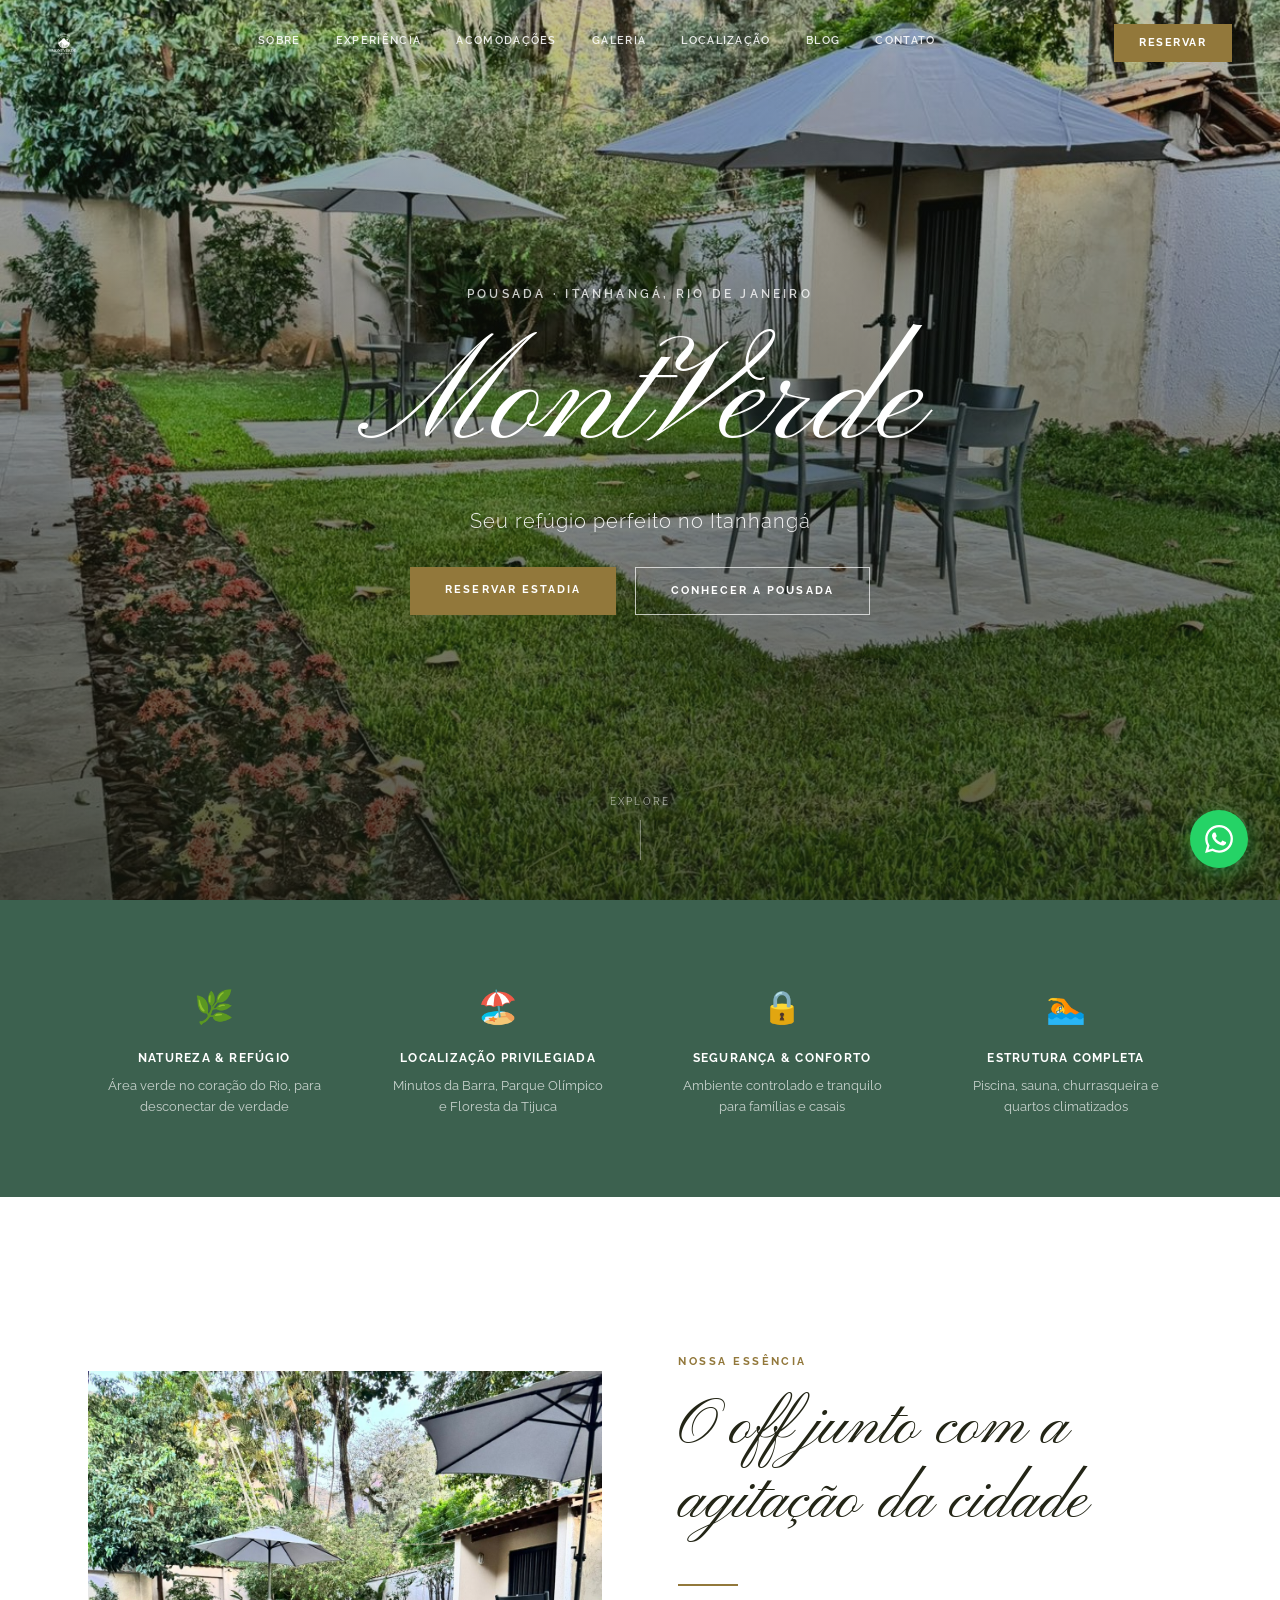
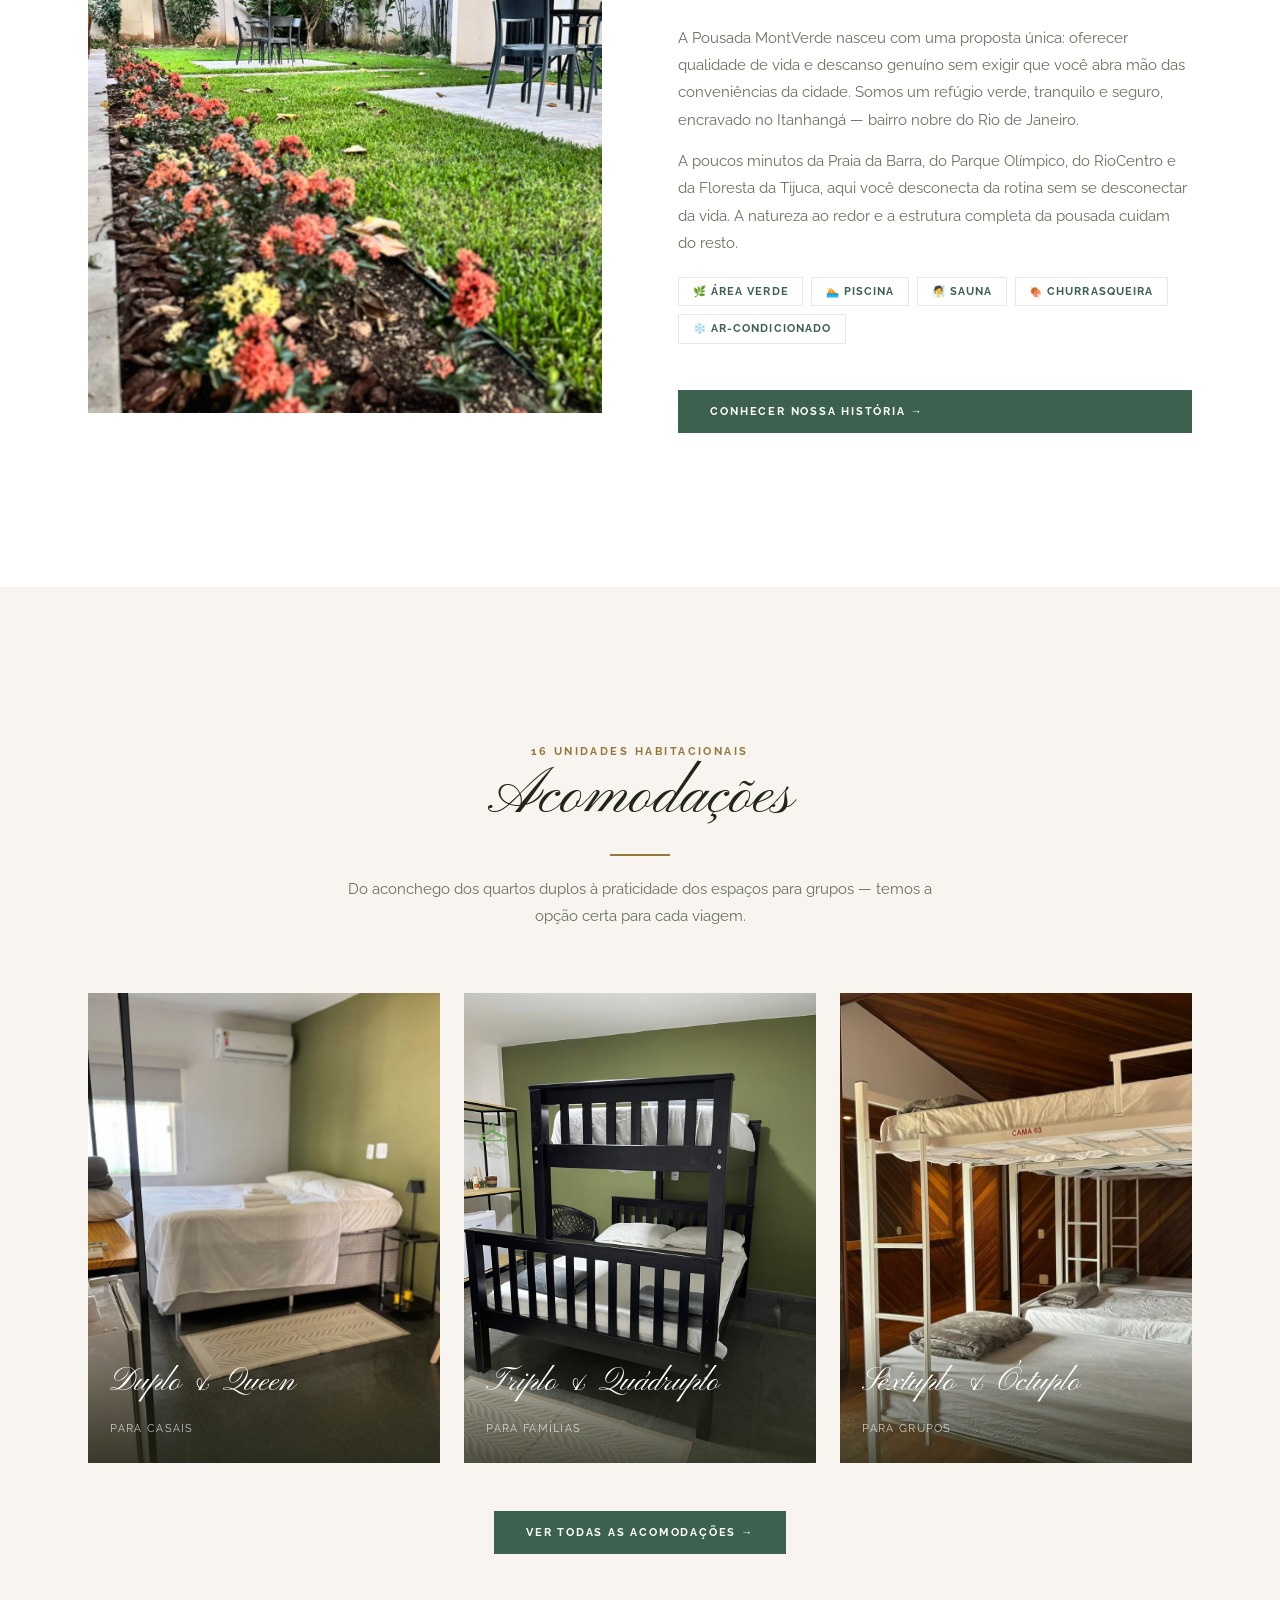
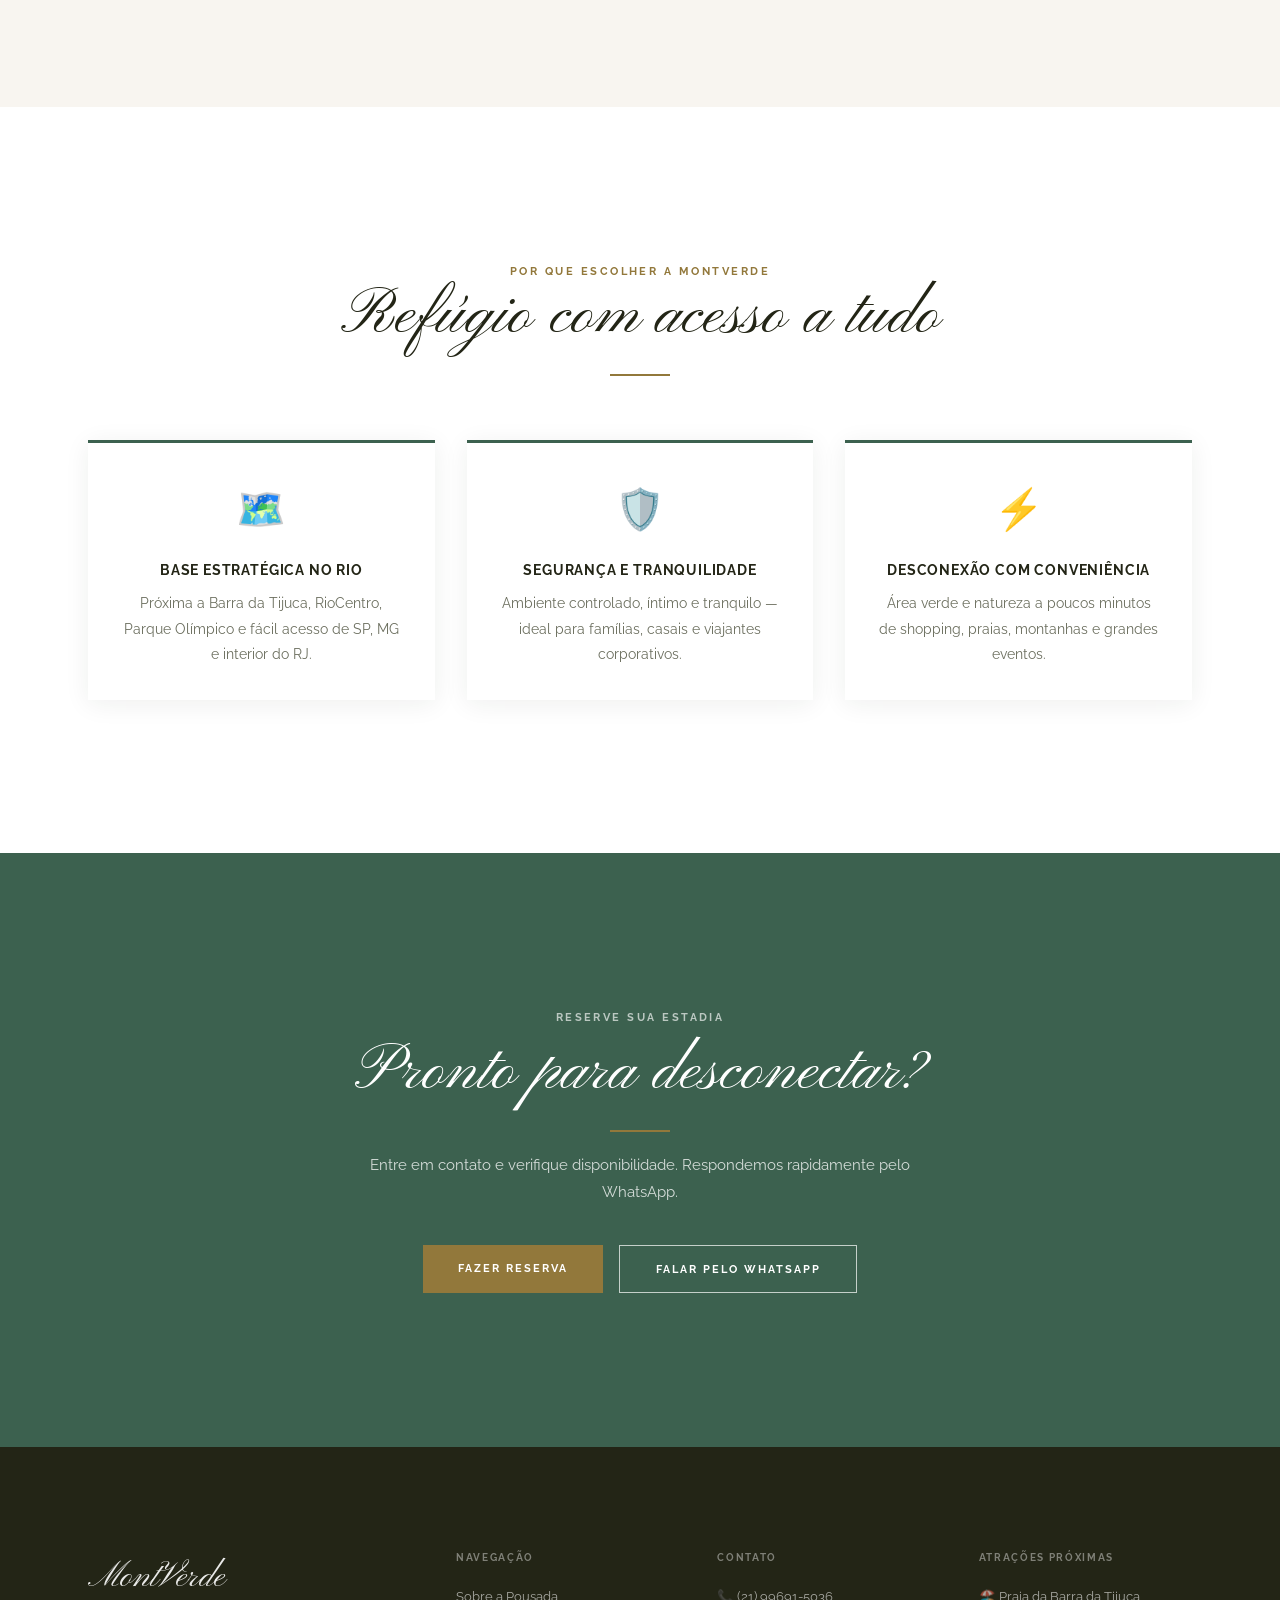
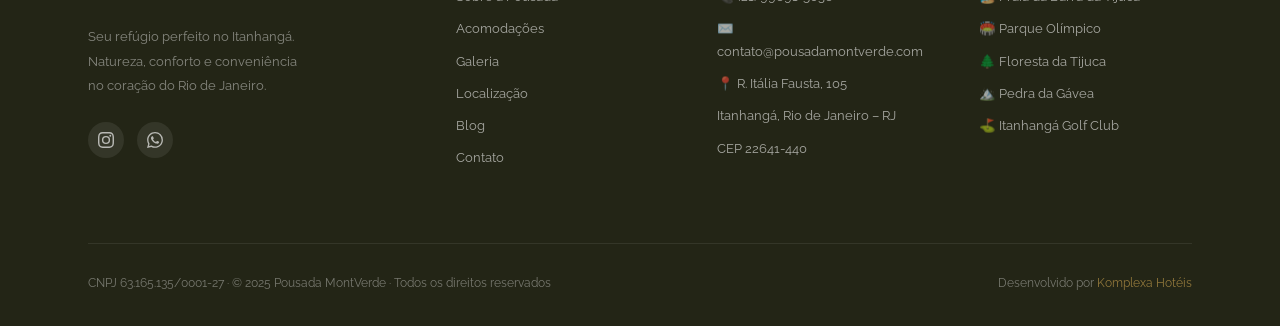
<file: index.html>
<!DOCTYPE html>
<html lang="pt-BR">

<head>
  <meta charset="UTF-8">
  <meta name="viewport" content="width=device-width, initial-scale=1.0">
  <link rel="icon" type="image/x-icon" href="favicon.ico">
  <title>Pousada MontVerde | Refúgio no Itanhangá, Rio de Janeiro</title>
  <meta name="description"
    content="Pousada no coração do Itanhangá, Rio de Janeiro. Refúgio verde a minutos da Barra, Parque Olímpico e Floresta da Tijuca. Reserve sua estadia.">
  <meta property="og:title" content="Pousada MontVerde | Itanhangá, Rio de Janeiro">
  <meta property="og:description"
    content="Seu refúgio perfeito no Itanhangá — natureza, conforto e conveniência urbana no Rio de Janeiro.">
  <meta property="og:image" content="https://pousadamontverde.com.br/assets/img/hero/fachada.jpg">
  <meta property="og:url" content="https://pousadamontverde.com.br">
  <meta property="og:type" content="website">
  <link rel="canonical" href="https://pousadamontverde.com.br/">
  <meta name="twitter:card" content="summary_large_image">
  <meta property="og:locale" content="pt_BR">
  <meta name="twitter:image" content="https://pousadamontverde.com.br/assets/img/hero/fachada.jpg">

  <!-- Schema.org -->


  <!-- GTM HEAD -->
  <script>(function (w, d, s, l, i) {
      w[l] = w[l] || []; w[l].push({
        'gtm.start':
          new Date().getTime(), event: 'gtm.js'
      }); var f = d.getElementsByTagName(s)[0],
        j = d.createElement(s), dl = l != 'dataLayer' ? '&l=' + l : ''; j.async = true; j.src =
          'https://www.googletagmanager.com/gtm.js?id=' + i + dl; f.parentNode.insertBefore(j, f);
    })(window, document, 'script', 'dataLayer', 'GTM-MXDKKWH3');</script>

  <!-- Fontes -->
  <link rel="preconnect" href="https://fonts.googleapis.com">
  <link rel="preconnect" href="https://fonts.gstatic.com" crossorigin>
  <link
    href="https://fonts.googleapis.com/css2?family=Pinyon+Script&family=Raleway:ital,wght@0,300;0,400;0,500;0,600;0,700;1,300;1,400&display=swap"
    rel="stylesheet">

  <!-- Lenis + GSAP + SplitType -->

  <link rel="stylesheet" href="assets/css/style.css">

  <script type="application/ld+json">
{
  "@context": "https://schema.org",
  "@type": "LodgingBusiness",
  "name": "Pousada MontVerde",
  "description": "Pousada no Itanhangá, Rio de Janeiro. Refúgio verde com piscina, sauna, churrasqueira e fácil acesso à Barra da Tijuca.",
  "url": "https://pousadamontverde.com.br/",
  "telephone": "+55-21-99691-5036",
  "email": "contato@pousadamontverde.com",
  "image": "https://pousadamontverde.com.br/assets/img/hero/fachada.jpg",
  "taxID": "63.165.135/0001-27",
  "priceRange": "$$",
  "numberOfRooms": 16,
  "amenityFeature": [
    {"@type":"LocationFeatureSpecification","name":"Piscina","value":true},
    {"@type":"LocationFeatureSpecification","name":"Sauna","value":true},
    {"@type":"LocationFeatureSpecification","name":"Churrasqueira","value":true},
    {"@type":"LocationFeatureSpecification","name":"Ar-condicionado","value":true},
    {"@type":"LocationFeatureSpecification","name":"Wi-Fi","value":true}
  ],
  "address": {
    "@type": "PostalAddress",
    "streetAddress": "R. Itália Fausta, 105",
    "addressLocality": "Rio de Janeiro",
    "addressRegion": "RJ",
    "postalCode": "22641-440",
    "addressCountry": "BR"
  },
  "geo": {
    "@type": "GeoCoordinates",
    "latitude": -22.986,
    "longitude": -43.352
  },
  "sameAs": ["https://www.instagram.com/pousada_montverde/"],
  "checkinTime": "14:00",
  "checkoutTime": "12:00"
}
</script>
</head>

<body>

  <!-- GTM BODY -->
  <noscript><iframe src="https://www.googletagmanager.com/ns.html?id=GTM-MXDKKWH3" height="0" width="0"
      style="display:none;visibility:hidden"></iframe></noscript>

  <!-- ═══ HEADER ═══ -->
  <header class="hdr hero-mode" id="hdr">
    <div class="hdr-inner">
      <a href="index.html" class="logo"><img src="assets/img/logo.png" alt="Pousada MontVerde" class="logo-img">
      </a>
      <nav class="nav">
        <a href="sobre/">Sobre</a>
        <a href="experiencia/">Experiência</a>
        <a href="acomodacoes/">Acomodações</a>
        <a href="galeria/">Galeria</a>
        <a href="localizacao/">Localização</a>
        <a href="blog/">Blog</a>
        <a href="contato/">Contato</a>
      </nav>
      <a href="https://booking.hqbeds.com.br/montverde/rooms" class="hdr-btn">Reservar</a>
      <button class="ham" id="ham" aria-label="Menu" aria-expanded="false">
        <span></span><span></span><span></span>
      </button>
    </div>
  </header>

  <div class="mobnav" id="mobnav">
    <a href="sobre/" onclick="closeMob()">Sobre</a>
    <a href="experiencia/" onclick="closeMob()">Experiência</a>
    <a href="acomodacoes/" onclick="closeMob()">Acomodações</a>
    <a href="galeria/" onclick="closeMob()">Galeria</a>
    <a href="localizacao/" onclick="closeMob()">Localização</a>
    <a href="blog/" onclick="closeMob()">Blog</a>
    <a href="contato/" onclick="closeMob()">Contato</a>
    <a href="https://booking.hqbeds.com.br/montverde/rooms" class="btn-gold" style="margin-top:1rem"
      onclick="closeMob()">Reservar Agora</a>
  </div>

  <!-- ═══ HERO ═══ -->
  <section class="hero" id="hero">
    <div class="hero-bg">
      <img src="assets/img/hero/fachada.jpg" alt="Pousada MontVerde — Itanhangá, Rio de Janeiro" fetchpriority="high"
        class="loaded">
    </div>
    <div class="hero-ov"></div>
    <div class="hero-c">
      <span class="hero-overline">Pousada · Itanhangá, Rio de Janeiro</span>
      <h1 class="hero-title">MontVerde</h1>
      <p class="hero-sub">Seu refúgio perfeito no Itanhangá</p>
      <div class="hero-ctas">
        <a href="https://booking.hqbeds.com.br/montverde/rooms" target="_blank" class="btn-gold">Reservar Estadia</a>
        <a href="sobre/" class="btn-outline-w">Conhecer a Pousada</a>
      </div>
    </div>
    <a href="#strip" class="hero-scroll" aria-label="Explorar">
      <span class="hero-scroll-label">Explore</span>
      <div class="hero-scroll-line"></div>
    </a>
  </section>

  <!-- ═══ STRIP DE HIGHLIGHTS ═══ -->
  <div class="strip" id="strip">
    <div class="container">
      <div class="strip-g">
        <div class="strip-i">
          <div class="s-icon">🌿</div>
          <h4>Natureza & Refúgio</h4>
          <p>Área verde no coração do Rio, para desconectar de verdade</p>
        </div>
        <div class="strip-i">
          <div class="s-icon">🏖️</div>
          <h4>Localização Privilegiada</h4>
          <p>Minutos da Barra, Parque Olímpico e Floresta da Tijuca</p>
        </div>
        <div class="strip-i">
          <div class="s-icon">🔒</div>
          <h4>Segurança & Conforto</h4>
          <p>Ambiente controlado e tranquilo para famílias e casais</p>
        </div>
        <div class="strip-i">
          <div class="s-icon">🏊</div>
          <h4>Estrutura Completa</h4>
          <p>Piscina, sauna, churrasqueira e quartos climatizados</p>
        </div>
      </div>
    </div>
  </div>

  <!-- ═══ SOBRE PREVIEW ═══ -->
  <section style="background:var(--surface)">
    <div class="container">
      <div class="ab-grid">
        <div class="ab-img">
          <img src="assets/img/sobre/entrada.jpg" alt="Área verde da Pousada MontVerde" loading="lazy" class="parallax">
        </div>
        <div class="ab-txt">
          <p class="overline">Nossa Essência</p>
          <h2>O off junto com a agitação da cidade</h2>
          <div class="divider" style="margin:1.5rem 0"></div>
          <p>A Pousada MontVerde nasceu com uma proposta única: oferecer qualidade de vida e descanso genuíno sem exigir
            que você abra mão das conveniências da cidade. Somos um refúgio verde, tranquilo e seguro, encravado no
            Itanhangá — bairro nobre do Rio de Janeiro.</p>
          <p>A poucos minutos da Praia da Barra, do Parque Olímpico, do RioCentro e da Floresta da Tijuca, aqui você
            desconecta da rotina sem se desconectar da vida. A natureza ao redor e a estrutura completa da pousada
            cuidam do resto.</p>
          <div class="badges">
            <span class="badge">🌿 Área Verde</span>
            <span class="badge">🏊 Piscina</span>
            <span class="badge">🧖 Sauna</span>
            <span class="badge">🍖 Churrasqueira</span>
            <span class="badge">❄️ Ar-condicionado</span>
          </div>
          <a href="sobre/" class="btn-green" style="display:inline-block;margin-top:2rem">Conhecer Nossa História →</a>
        </div>
      </div>
    </div>
  </section>

  <!-- ═══ QUARTOS PREVIEW ═══ -->
  <section>
    <div class="container">
      <div class="sec-head c">
        <p class="overline">16 Unidades Habitacionais</p>
        <h2>Acomodações</h2>
        <div class="divider cx"></div>
        <p>Do aconchego dos quartos duplos à praticidade dos espaços para grupos — temos a opção certa para cada viagem.
        </p>
      </div>
      <div class="rp-g">
        <a href="acomodacoes/" class="rp-c">
          <img src="assets/img/quartos/casal.jpg" alt="Quarto Duplo Casal — Pousada MontVerde" loading="lazy">
          <div class="rp-info">
            <h3>Duplo & Queen</h3>
            <span>Para casais</span>
          </div>
        </a>
        <a href="acomodacoes/" class="rp-c">
          <img src="assets/img/quartos/triplo-beliche.jpg" alt="Quarto para famílias — Pousada MontVerde"
            loading="lazy">
          <div class="rp-info">
            <h3>Triplo & Quádruplo</h3>
            <span>Para famílias</span>
          </div>
        </a>
        <a href="acomodacoes/" class="rp-c">
          <img src="assets/img/quartos/sextuplo.jpg" alt="Quarto para grupos — Pousada MontVerde" loading="lazy">
          <div class="rp-info">
            <h3>Sêxtuplo & Óctuplo</h3>
            <span>Para grupos</span>
          </div>
        </a>
      </div>
      <div style="text-align:center;margin-top:3rem">
        <a href="acomodacoes/" class="btn-green">Ver Todas as Acomodações →</a>
      </div>
    </div>
  </section>

  <!-- ═══ DIFERENCIAIS VISUAIS ═══ -->
  <section style="background:var(--surface)">
    <div class="container">
      <div class="sec-head c">
        <p class="overline">Por que escolher a MontVerde</p>
        <h2>Refúgio com acesso a tudo</h2>
        <div class="divider cx"></div>
      </div>
      <div class="dif-g">
        <div class="dif-c">
          <div class="dif-icon">🗺️</div>
          <h4>Base Estratégica no Rio</h4>
          <p>Próxima a Barra da Tijuca, RioCentro, Parque Olímpico e fácil acesso de SP, MG e interior do RJ.</p>
        </div>
        <div class="dif-c">
          <div class="dif-icon">🛡️</div>
          <h4>Segurança e Tranquilidade</h4>
          <p>Ambiente controlado, íntimo e tranquilo — ideal para famílias, casais e viajantes corporativos.</p>
        </div>
        <div class="dif-c">
          <div class="dif-icon">⚡</div>
          <h4>Desconexão com Conveniência</h4>
          <p>Área verde e natureza a poucos minutos de shopping, praias, montanhas e grandes eventos.</p>
        </div>
      </div>
    </div>
  </section>

  <!-- ═══ CTA SEÇÃO ═══ -->
  <section style="background:var(--accent);text-align:center">
    <div class="container">
      <p class="overline" style="color:rgba(255,255,255,.65);text-align:center;display:block;margin:0 auto">Reserve sua
        estadia</p>
      <h2 style="color:#fff;margin:.6rem auto 1rem;text-align:center">Pronto para desconectar?</h2>
      <div class="divider cx" style="background:var(--cta)"></div>
      <p style="color:rgba(255,255,255,.78);margin:1.2rem auto 2.5rem;text-align:center">Entre em contato e verifique
        disponibilidade. Respondemos rapidamente pelo WhatsApp.</p>
      <div style="display:flex;gap:1rem;justify-content:center;flex-wrap:wrap">
        <a href="contato/" class="btn-gold">Fazer Reserva</a>
        <a class="btn-outline-w" href="https://wa.me/5521996915036?text=Ol%C3%A1%2C%20tenho%20interesse%20em%20me%20hospedar%20na%20Pousada%20MontVerde%21" target="_blank" rel="noopener">Falar pelo
          WhatsApp</a>
      </div>
    </div>
  </section>

  <!-- ═══ FOOTER ═══ -->
  <footer>
    <div class="container">
      <div class="ft-grid">
        <div class="ft-brand">
          <span class="logo">MontVerde</span>
          <p>Seu refúgio perfeito no Itanhangá. Natureza, conforto e conveniência no coração do Rio de Janeiro.</p>
          <div class="ft-social">
            <a href="https://instagram.com/pousada_montverde" target="_blank" rel="noopener" aria-label="Instagram">
              <svg width="16" height="16" viewBox="0 0 24 24" fill="currentColor">
                <path
                  d="M12 2.163c3.204 0 3.584.012 4.85.07 3.252.148 4.771 1.691 4.919 4.919.058 1.265.069 1.645.069 4.849 0 3.205-.012 3.584-.069 4.849-.149 3.225-1.664 4.771-4.919 4.919-1.266.058-1.644.07-4.85.07-3.204 0-3.584-.012-4.849-.07-3.26-.149-4.771-1.699-4.919-4.92-.058-1.265-.07-1.644-.07-4.849 0-3.204.013-3.583.07-4.849.149-3.227 1.664-4.771 4.919-4.919 1.266-.057 1.645-.069 4.849-.069zM12 0C8.741 0 8.333.014 7.053.072 2.695.272.273 2.69.073 7.052.014 8.333 0 8.741 0 12c0 3.259.014 3.668.072 4.948.2 4.358 2.618 6.78 6.98 6.98C8.333 23.986 8.741 24 12 24c3.259 0 3.668-.014 4.948-.072 4.354-.2 6.782-2.618 6.979-6.98.059-1.28.073-1.689.073-4.948 0-3.259-.014-3.667-.072-4.947-.196-4.354-2.617-6.78-6.979-6.98C15.668.014 15.259 0 12 0zm0 5.838a6.162 6.162 0 100 12.324 6.162 6.162 0 000-12.324zM12 16a4 4 0 110-8 4 4 0 010 8zm6.406-11.845a1.44 1.44 0 100 2.881 1.44 1.44 0 000-2.881z" />
              </svg>
            </a>
            <a href="https://wa.me/5521996915036?text=Ol%C3%A1%2C%20tenho%20interesse%20em%20me%20hospedar%20na%20Pousada%20MontVerde%21" target="_blank" rel="noopener" aria-label="WhatsApp">
              <svg width="16" height="16" viewBox="0 0 24 24" fill="currentColor">
                <path
                  d="M17.472 14.382c-.297-.149-1.758-.867-2.03-.967-.273-.099-.471-.148-.67.15-.197.297-.767.966-.94 1.164-.173.199-.347.223-.644.075-.297-.15-1.255-.463-2.39-1.475-.883-.788-1.48-1.761-1.653-2.059-.173-.297-.018-.458.13-.606.134-.133.298-.347.446-.52.149-.174.198-.298.298-.497.099-.198.05-.371-.025-.52-.075-.149-.669-1.612-.916-2.207-.242-.579-.487-.5-.669-.51-.173-.008-.371-.01-.57-.01-.198 0-.52.074-.792.372-.272.297-1.04 1.016-1.04 2.479 0 1.462 1.065 2.875 1.213 3.074.149.198 2.096 3.2 5.077 4.487.709.306 1.262.489 1.694.625.712.227 1.36.195 1.871.118.571-.085 1.758-.719 2.006-1.413.248-.694.248-1.289.173-1.413-.074-.124-.272-.198-.57-.347m-5.421 7.403h-.004a9.87 9.87 0 01-5.031-1.378l-.361-.214-3.741.982.998-3.648-.235-.374a9.86 9.86 0 01-1.51-5.26c.001-5.45 4.436-9.884 9.888-9.884 2.64 0 5.122 1.03 6.988 2.898a9.825 9.825 0 012.893 6.994c-.003 5.45-4.437 9.884-9.885 9.884m8.413-18.297A11.815 11.815 0 0012.05 0C5.495 0 .16 5.335.157 11.892c0 2.096.547 4.142 1.588 5.945L.057 24l6.305-1.654a11.882 11.882 0 005.683 1.448h.005c6.554 0 11.89-5.335 11.893-11.893a11.821 11.821 0 00-3.48-8.413z" />
              </svg>
            </a>
          </div>
        </div>
        <div class="ft-col">
          <h4>Navegação</h4>
          <a href="sobre/">Sobre a Pousada</a>
          <a href="acomodacoes/">Acomodações</a>
          <a href="galeria/">Galeria</a>
          <a href="localizacao/">Localização</a>
          <a href="blog/">Blog</a>
          <a href="contato/">Contato</a>
        </div>
        <div class="ft-col">
          <h4>Contato</h4>
          <span>📞 (21) 99691-5036</span>
          <span>✉️ contato@pousadamontverde.com</span>
          <span>📍 R. Itália Fausta, 105</span>
          <span>Itanhangá, Rio de Janeiro – RJ</span>
          <span>CEP 22641-440</span>
        </div>
        <div class="ft-col">
          <h4>Atrações Próximas</h4>
          <span>🏖️ Praia da Barra da Tijuca</span>
          <span>🏟️ Parque Olímpico</span>
          <span>🌲 Floresta da Tijuca</span>
          <span>🏔️ Pedra da Gávea</span>
          <span>⛳ Itanhangá Golf Club</span>
        </div>
      </div>
      <div class="ft-bottom">
        <p>CNPJ 63.165.135/0001-27 · © 2025 Pousada MontVerde · Todos os direitos reservados</p>
        <p>Desenvolvido por <a href="#" target="_blank">Komplexa Hotéis</a></p>
      </div>
    </div>
  </footer>

  <!-- ═══ WHATSAPP BOTÃO FLUTUANTE ═══ -->
  <a class="wa-btn" href="https://wa.me/5521996915036?text=Ol%C3%A1%2C%20tenho%20interesse%20em%20me%20hospedar%20na%20Pousada%20MontVerde%21" target="_blank" rel="noopener" aria-label="Falar pelo WhatsApp">
    <svg viewBox="0 0 24 24">
      <path
        d="M17.472 14.382c-.297-.149-1.758-.867-2.03-.967-.273-.099-.471-.148-.67.15-.197.297-.767.966-.94 1.164-.173.199-.347.223-.644.075-.297-.15-1.255-.463-2.39-1.475-.883-.788-1.48-1.761-1.653-2.059-.173-.297-.018-.458.13-.606.134-.133.298-.347.446-.52.149-.174.198-.298.298-.497.099-.198.05-.371-.025-.52-.075-.149-.669-1.612-.916-2.207-.242-.579-.487-.5-.669-.51-.173-.008-.371-.01-.57-.01-.198 0-.52.074-.792.372-.272.297-1.04 1.016-1.04 2.479 0 1.462 1.065 2.875 1.213 3.074.149.198 2.096 3.2 5.077 4.487.709.306 1.262.489 1.694.625.712.227 1.36.195 1.871.118.571-.085 1.758-.719 2.006-1.413.248-.694.248-1.289.173-1.413-.074-.124-.272-.198-.57-.347m-5.421 7.403h-.004a9.87 9.87 0 01-5.031-1.378l-.361-.214-3.741.982.998-3.648-.235-.374a9.86 9.86 0 01-1.51-5.26c.001-5.45 4.436-9.884 9.888-9.884 2.64 0 5.122 1.03 6.988 2.898a9.825 9.825 0 012.893 6.994c-.003 5.45-4.437 9.884-9.885 9.884m8.413-18.297A11.815 11.815 0 0012.05 0C5.495 0 .16 5.335.157 11.892c0 2.096.547 4.142 1.588 5.945L.057 24l6.305-1.654a11.882 11.882 0 005.683 1.448h.005c6.554 0 11.89-5.335 11.893-11.893a11.821 11.821 0 00-3.48-8.413z" />
    </svg>
  </a>

  <script src="assets/js/main.js"></script>
</body>

</html>
</file>
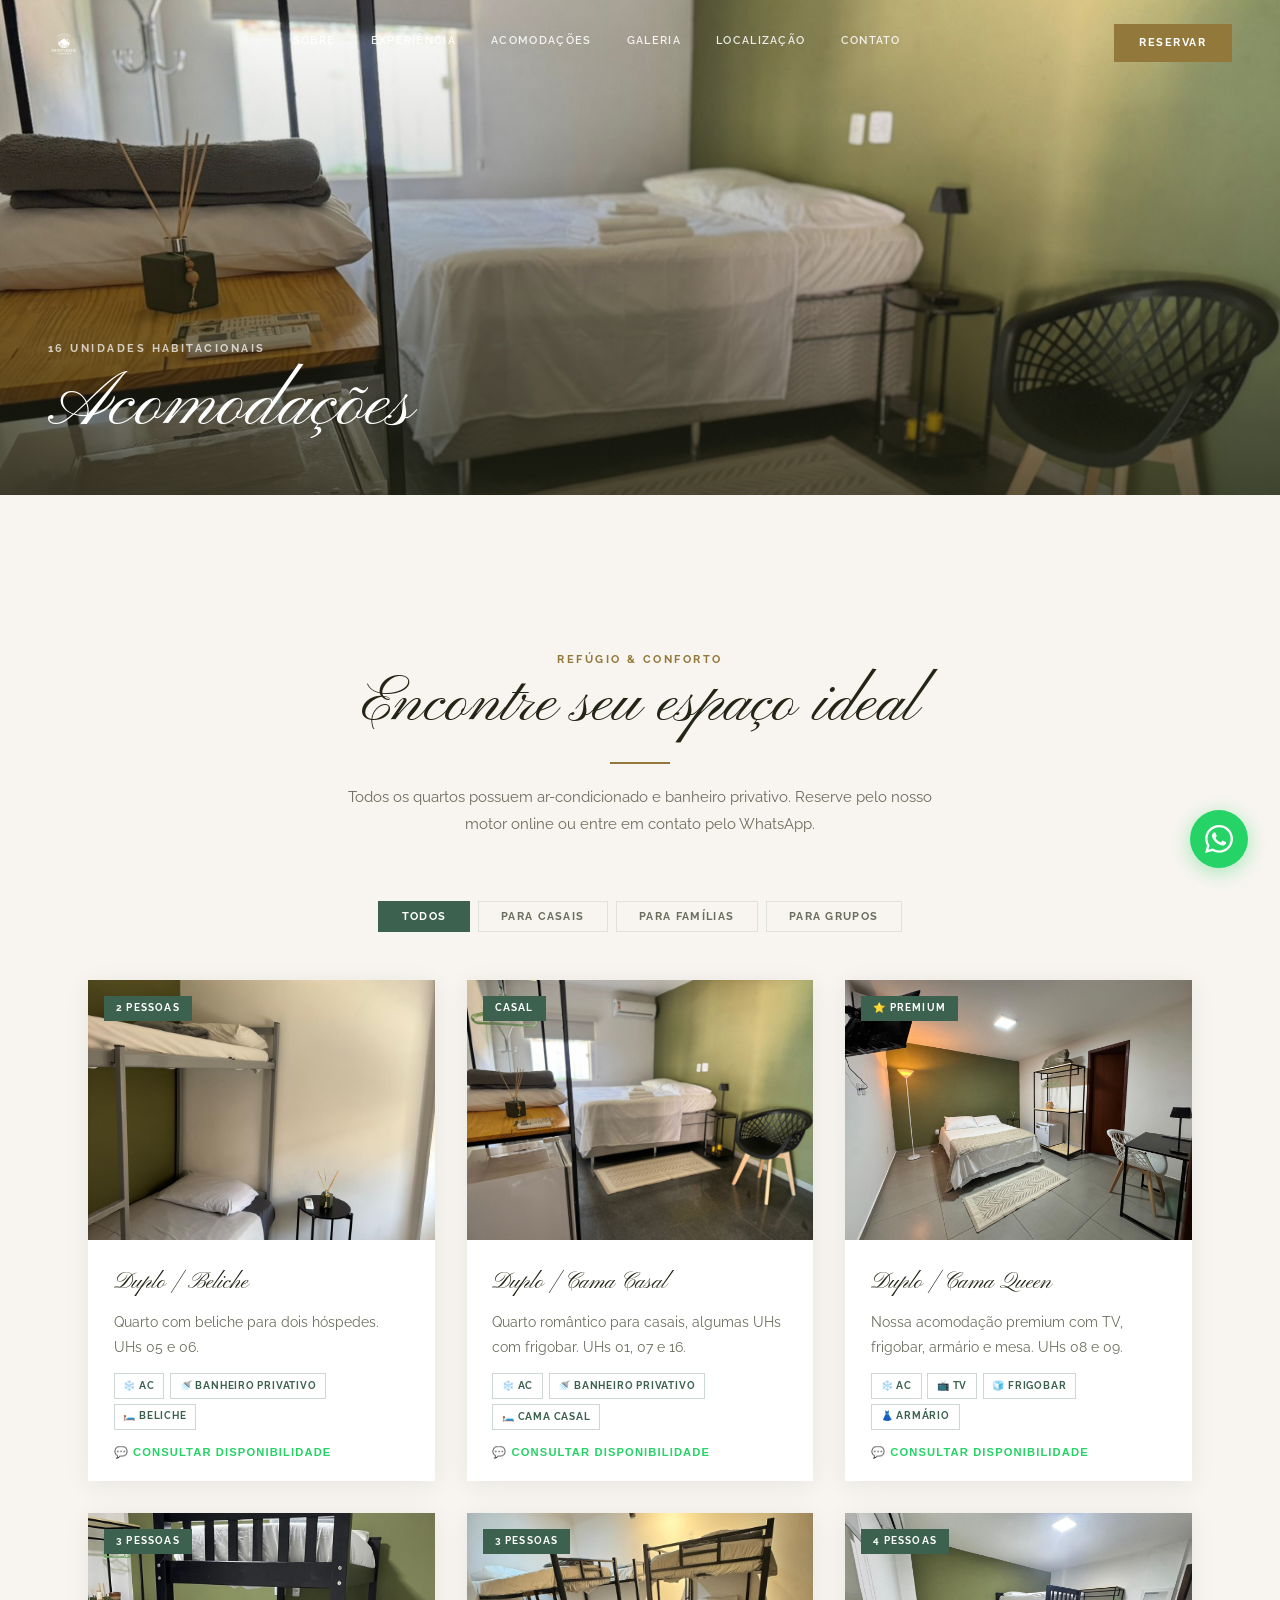
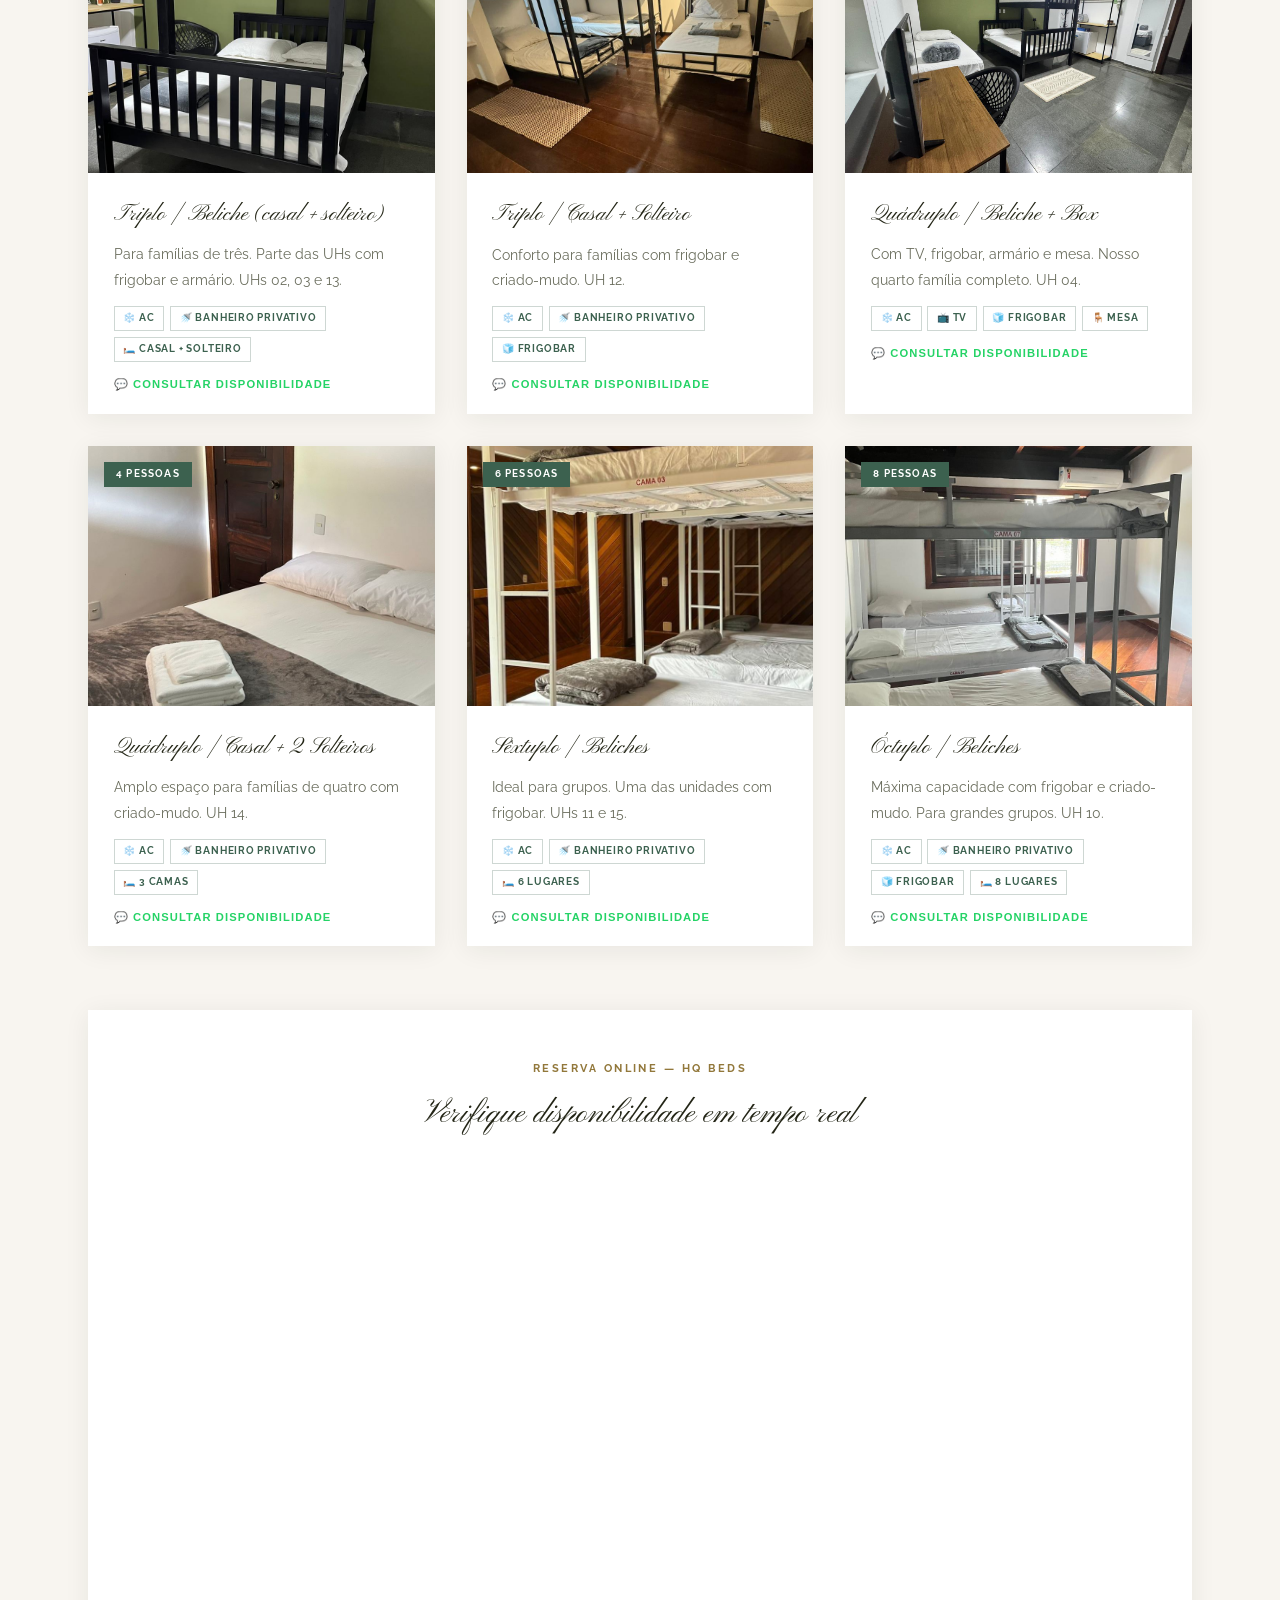
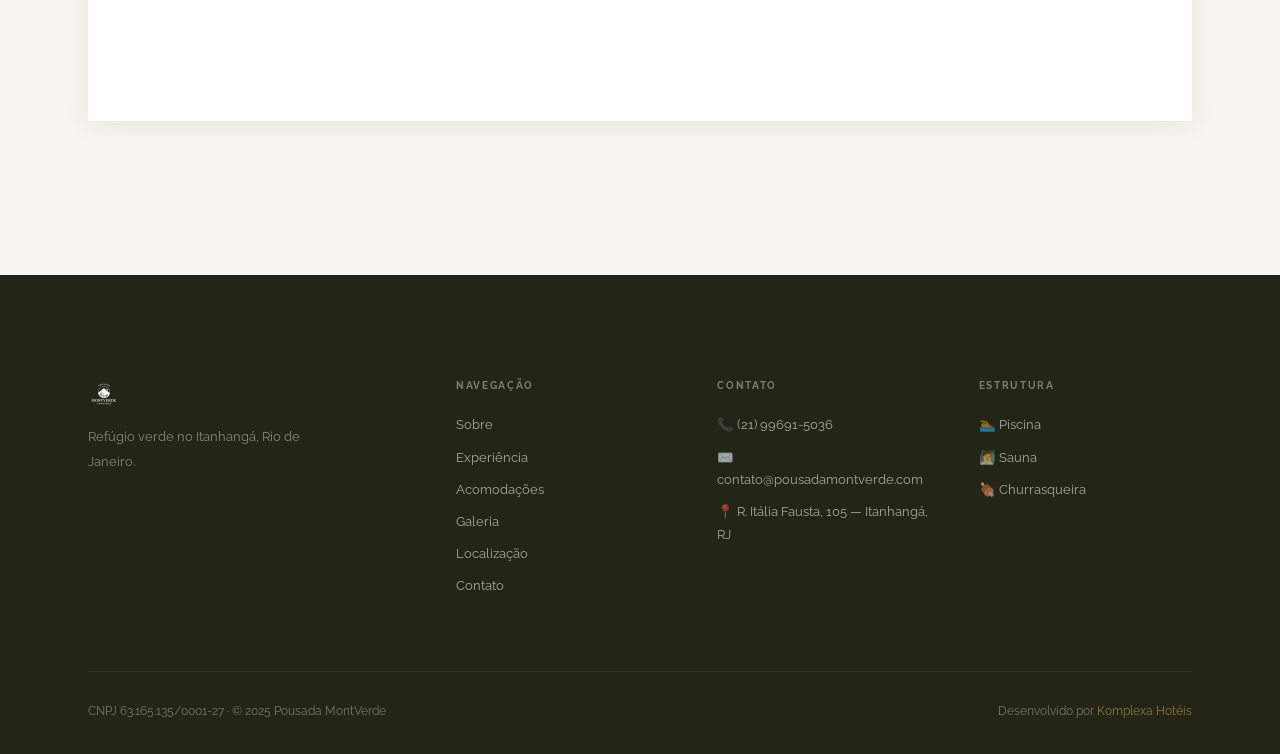
<file: acomodacoes/index.html>
<!DOCTYPE html>
<html lang="pt-BR">
<head>
<meta charset="UTF-8">
<meta name="viewport" content="width=device-width, initial-scale=1.0">
<link rel="icon" type="image/x-icon" href="../favicon.ico">
<title>Acomodações — Pousada MontVerde | Itanhangá, Rio de Janeiro</title>
<meta name="description" content="16 unidades habitacionais na Pousada MontVerde: quartos para casais, famílias e grupos no Itanhangá, Rio de Janeiro.">
<script>(function(w,d,s,l,i){w[l]=w[l]||[];w[l].push({'gtm.start':new Date().getTime(),event:'gtm.js'});var f=d.getElementsByTagName(s)[0],j=d.createElement(s),dl=l!='dataLayer'?'&l='+l:'';j.async=true;j.src='https://www.googletagmanager.com/gtm.js?id='+i+dl;f.parentNode.insertBefore(j,f);})(window,document,'script','dataLayer','GTM-MXDKKWH3');</script>
<meta property="og:title" content="Acomodações — Pousada MontVerde | Itanhangá, RJ">
<meta property="og:description" content="16 unidades habitacionais em 9 categorias para casais, famílias e grupos no Itanhangá, Rio de Janeiro.">
<meta property="og:image" content="https://pousadamontverde.com.br/assets/img/quartos/queen.jpg">
<meta property="og:url" content="https://pousadamontverde.com.br/acomodacoes/">
<meta property="og:type" content="website">
<meta property="og:locale" content="pt_BR">
<meta name="twitter:card" content="summary_large_image">
<meta name="twitter:image" content="https://pousadamontverde.com.br/assets/img/quartos/queen.jpg">
<link rel="canonical" href="https://pousadamontverde.com.br/acomodacoes/">
<link rel="preconnect" href="https://fonts.googleapis.com">
<link rel="preconnect" href="https://fonts.gstatic.com" crossorigin>
<link href="https://fonts.googleapis.com/css2?family=Pinyon+Script&family=Raleway:wght@300;400;500;600;700&display=swap" rel="stylesheet">
<link rel="stylesheet" href="../assets/css/style.css">

<script type="application/ld+json">
{
  "@context": "https://schema.org",
  "@type": "WebPage",
  "name": "Acomodações — Pousada MontVerde | 16 Unidades no Itanhangá, RJ",
  "description": "16 unidades habitacionais em 9 categorias: duplos, triplos, quádruplos, sêxtuplos e óctuplos. Todos com ar-condicionado e banheiro privativo.",
  "url": "https://pousadamontverde.com.br/acomodacoes/",
  "isPartOf": {"@type":"WebSite","url":"https://pousadamontverde.com.br/","name":"Pousada MontVerde"},
  "breadcrumb": {
    "@type": "BreadcrumbList",
    "itemListElement": [
      {"@type":"ListItem","position":1,"name":"Home","item":"https://pousadamontverde.com.br/"},
      {"@type":"ListItem","position":2,"name":"Acomodações","item":"https://pousadamontverde.com.br/acomodacoes/"}
    ]
  }
}
</script>
</head>
<body>
<noscript><iframe src="https://www.googletagmanager.com/ns.html?id=GTM-MXDKKWH3" height="0" width="0" style="display:none;visibility:hidden"></iframe></noscript>

<header class="hdr hero-mode" id="hdr">
  <div class="hdr-inner">
  <a href="../index.html" class="logo"><img src="../assets/img/logo.png" alt="Pousada MontVerde" class="logo-img">
</a>
    <nav class="nav">
      <a href="../sobre/">Sobre</a>
      <a href="../experiencia/">Experiência</a>
      <a href="../acomodacoes/">Acomodações</a>
      <a href="../galeria/">Galeria</a>
      <a href="../localizacao/">Localização</a>
      <a href="../contato/">Contato</a>
    </nav>
    <a href="https://booking.hqbeds.com.br/montverde/rooms" class="hdr-btn">Reservar</a>
    <button class="ham" id="ham" aria-label="Menu" aria-expanded="false"><span></span><span></span><span></span></button>
  </div>
</header>
<div class="mobnav" id="mobnav">
  <a href="../sobre/" onclick="closeMob()">Sobre</a>
  <a href="../experiencia/" onclick="closeMob()">Experiência</a>
  <a href="../acomodacoes/" onclick="closeMob()">Acomodações</a>
  <a href="../galeria/" onclick="closeMob()">Galeria</a>
  <a href="../localizacao/" onclick="closeMob()">Localização</a>
  <a href="../contato/" onclick="closeMob()">Contato</a>
  <a href="https://booking.hqbeds.com.br/montverde/rooms" class="btn-gold" style="margin-top:1rem" onclick="closeMob()">Reservar Agora</a>
</div>

<div class="pg-hero">
  <img src="../assets/img/quartos/casal.jpg" alt="Acomodações Pousada MontVerde" fetchpriority="high" class="loaded">
  <div class="pg-hero-c">
    <span class="overline">16 Unidades Habitacionais</span>
    <h1>Acomodações</h1>
  </div>
</div>

<section>
  <div class="container">
    <div class="sec-head c">
      <p class="overline">Refúgio &amp; Conforto</p>
      <h2>Encontre seu espaço ideal</h2>
      <div class="divider cx"></div>
      <p>Todos os quartos possuem ar-condicionado e banheiro privativo. Reserve pelo nosso motor online ou entre em contato pelo WhatsApp.</p>
    </div>
    <div class="fbr">
      <button class="fbtn active" onclick="filterRooms('all',this)">Todos</button>
      <button class="fbtn" onclick="filterRooms('casal',this)">Para Casais</button>
      <button class="fbtn" onclick="filterRooms('familia',this)">Para Famílias</button>
      <button class="fbtn" onclick="filterRooms('grupo',this)">Para Grupos</button>
    </div>
    <div class="rm-g" id="roomsGrid">
      <div class="rc" data-type="casal">
        <div class="rc-img"><img src="../assets/img/quartos/beliche-duplo.jpg" alt="Duplo Beliche" loading="lazy"><div class="rc-tag">2 pessoas</div></div>
        <div class="rc-b"><h3>Duplo | Beliche</h3><p>Quarto com beliche para dois hóspedes. UHs 05 e 06.</p><div class="rc-feats"><span class="rc-feat">❄️ AC</span><span class="rc-feat">🚿 Banheiro privativo</span><span class="rc-feat">🛏️ Beliche</span></div><button class="rc-wa" onclick="openWaModal('Duplo Beliche')">💬 Consultar disponibilidade</button></div>
      </div>
      <div class="rc" data-type="casal">
        <div class="rc-img"><img src="../assets/img/quartos/casal.jpg" alt="Duplo Casal" loading="lazy"><div class="rc-tag">Casal</div></div>
        <div class="rc-b"><h3>Duplo | Cama Casal</h3><p>Quarto romântico para casais, algumas UHs com frigobar. UHs 01, 07 e 16.</p><div class="rc-feats"><span class="rc-feat">❄️ AC</span><span class="rc-feat">🚿 Banheiro privativo</span><span class="rc-feat">🛏️ Cama casal</span></div><button class="rc-wa" onclick="openWaModal('Duplo Casal')">💬 Consultar disponibilidade</button></div>
      </div>
      <div class="rc" data-type="casal">
        <div class="rc-img"><img src="../assets/img/quartos/queen.jpg" alt="Duplo Queen" loading="lazy"><div class="rc-tag">⭐ Premium</div></div>
        <div class="rc-b"><h3>Duplo | Cama Queen</h3><p>Nossa acomodação premium com TV, frigobar, armário e mesa. UHs 08 e 09.</p><div class="rc-feats"><span class="rc-feat">❄️ AC</span><span class="rc-feat">📺 TV</span><span class="rc-feat">🧊 Frigobar</span><span class="rc-feat">👗 Armário</span></div><button class="rc-wa" onclick="openWaModal('Duplo Queen')">💬 Consultar disponibilidade</button></div>
      </div>
      <div class="rc" data-type="familia">
        <div class="rc-img"><img src="../assets/img/quartos/triplo-beliche.jpg" alt="Triplo Beliche" loading="lazy"><div class="rc-tag">3 pessoas</div></div>
        <div class="rc-b"><h3>Triplo | Beliche (casal + solteiro)</h3><p>Para famílias de três. Parte das UHs com frigobar e armário. UHs 02, 03 e 13.</p><div class="rc-feats"><span class="rc-feat">❄️ AC</span><span class="rc-feat">🚿 Banheiro privativo</span><span class="rc-feat">🛏️ Casal + solteiro</span></div><button class="rc-wa" onclick="openWaModal('Triplo Beliche')">💬 Consultar disponibilidade</button></div>
      </div>
      <div class="rc" data-type="familia">
        <div class="rc-img"><img src="../assets/img/quartos/triplo-casal.jpg" alt="Triplo Casal" loading="lazy"><div class="rc-tag">3 pessoas</div></div>
        <div class="rc-b"><h3>Triplo | Casal + Solteiro</h3><p>Conforto para famílias com frigobar e criado-mudo. UH 12.</p><div class="rc-feats"><span class="rc-feat">❄️ AC</span><span class="rc-feat">🚿 Banheiro privativo</span><span class="rc-feat">🧊 Frigobar</span></div><button class="rc-wa" onclick="openWaModal('Triplo Casal + Solteiro')">💬 Consultar disponibilidade</button></div>
      </div>
      <div class="rc" data-type="familia">
        <div class="rc-img"><img src="../assets/img/quartos/quadruplo-beliche.jpg" alt="Quádruplo Beliche" loading="lazy"><div class="rc-tag">4 pessoas</div></div>
        <div class="rc-b"><h3>Quádruplo | Beliche + Box</h3><p>Com TV, frigobar, armário e mesa. Nosso quarto família completo. UH 04.</p><div class="rc-feats"><span class="rc-feat">❄️ AC</span><span class="rc-feat">📺 TV</span><span class="rc-feat">🧊 Frigobar</span><span class="rc-feat">🪑 Mesa</span></div><button class="rc-wa" onclick="openWaModal('Quádruplo Beliche')">💬 Consultar disponibilidade</button></div>
      </div>
      <div class="rc" data-type="familia">
        <div class="rc-img"><img src="../assets/img/quartos/quadruplo-casal.jpg" alt="Quádruplo Casal" loading="lazy"><div class="rc-tag">4 pessoas</div></div>
        <div class="rc-b"><h3>Quádruplo | Casal + 2 Solteiros</h3><p>Amplo espaço para famílias de quatro com criado-mudo. UH 14.</p><div class="rc-feats"><span class="rc-feat">❄️ AC</span><span class="rc-feat">🚿 Banheiro privativo</span><span class="rc-feat">🛏️ 3 camas</span></div><button class="rc-wa" onclick="openWaModal('Quádruplo 4')">💬 Consultar disponibilidade</button></div>
      </div>
      <div class="rc" data-type="grupo">
        <div class="rc-img"><img src="../assets/img/quartos/sextuplo.jpg" alt="Sêxtuplo" loading="lazy"><div class="rc-tag">6 pessoas</div></div>
        <div class="rc-b"><h3>Sêxtuplo | Beliches</h3><p>Ideal para grupos. Uma das unidades com frigobar. UHs 11 e 15.</p><div class="rc-feats"><span class="rc-feat">❄️ AC</span><span class="rc-feat">🚿 Banheiro privativo</span><span class="rc-feat">🛏️ 6 lugares</span></div><button class="rc-wa" onclick="openWaModal('Sêxtuplo')">💬 Consultar disponibilidade</button></div>
      </div>
      <div class="rc" data-type="grupo">
        <div class="rc-img"><img src="../assets/img/quartos/octuplo.jpg" alt="Óctuplo" loading="lazy"><div class="rc-tag">8 pessoas</div></div>
        <div class="rc-b"><h3>Óctuplo | Beliches</h3><p>Máxima capacidade com frigobar e criado-mudo. Para grandes grupos. UH 10.</p><div class="rc-feats"><span class="rc-feat">❄️ AC</span><span class="rc-feat">🚿 Banheiro privativo</span><span class="rc-feat">🧊 Frigobar</span><span class="rc-feat">🛏️ 8 lugares</span></div><button class="rc-wa" onclick="openWaModal('Óctuplo')">💬 Consultar disponibilidade</button></div>
      </div>
    </div>

    <div style="text-align:center;margin-top:4rem;padding:3rem;background:var(--surface);box-shadow:var(--shadow)">
      <p class="overline" style="text-align:center;display:block;margin:0 auto;text-align:center;display:block">Reserva Online — HQ Beds</p>
      <h3 style="margin:.5rem 0 2rem;text-align:center">Verifique disponibilidade em tempo real</h3>
      <div style="display:flex;justify-content:center">
        <iframe src="https://admin.hqbeds.com.br/pt-br/hqb/2GLZMRDyqY/widget2?width=265&use_fluid_width=0&body_color=FFFFFF&body_text_color=000000&button_color=3c614f&button_text_color=ffffff" style="width:265px;height:500px;border:0" frameborder="0" title="HQ Beds"></iframe>
      </div>
    </div>
  </div>
</section>

<footer>
  <div class="container">
    <div class="ft-grid">
      <div class="ft-brand"><a href="../index.html" class="logo"><img src="../assets/img/logo.png" alt="Pousada MontVerde" class="logo-img"></a><p>Refúgio verde no Itanhangá, Rio de Janeiro.</p></div>
      <div class="ft-col"><h4>Navegação</h4><a href="../sobre/">Sobre</a>
      <a href="../experiencia/">Experiência</a><a href="../acomodacoes/">Acomodações</a><a href="../galeria/">Galeria</a><a href="../localizacao/">Localização</a><a href="../contato/">Contato</a></div>
      <div class="ft-col"><h4>Contato</h4><span>📞 (21) 99691-5036</span><span>✉️ contato@pousadamontverde.com</span><span>📍 R. Itália Fausta, 105 — Itanhangá, RJ</span></div>
      <div class="ft-col"><h4>Estrutura</h4><span>🏊 Piscina</span><span>🧖 Sauna</span><span>🍖 Churrasqueira</span></div>
    </div>
    <div class="ft-bottom">
      <p>CNPJ 63.165.135/0001-27 · © 2025 Pousada MontVerde</p>
      <p>Desenvolvido por <a href="#" target="_blank">Komplexa Hotéis</a></p>
    </div>
  </div>
</footer>

<!-- BOTÃO FLUTUANTE WHATSAPP -->
<button class="wa-btn" id="waBtn" onclick="openWaModal()" aria-label="WhatsApp">
  <svg width="26" height="26" viewBox="0 0 24 24" fill="white"><path d="M17.472 14.382c-.297-.149-1.758-.867-2.03-.967-.273-.099-.471-.148-.67.15-.197.297-.767.966-.94 1.164-.173.199-.347.223-.644.075-.297-.15-1.255-.463-2.39-1.475-.883-.788-1.48-1.761-1.653-2.059-.173-.297-.018-.458.13-.606.134-.133.298-.347.446-.52.149-.174.198-.298.298-.497.099-.198.05-.371-.025-.52-.075-.149-.669-1.612-.916-2.207-.242-.579-.487-.5-.669-.51-.173-.008-.371-.01-.57-.01-.198 0-.52.074-.792.372-.272.297-1.04 1.016-1.04 2.479 0 1.462 1.065 2.875 1.213 3.074.149.198 2.096 3.2 5.077 4.487.709.306 1.262.489 1.694.625.712.227 1.36.195 1.871.118.571-.085 1.758-.719 2.006-1.413.248-.694.248-1.289.173-1.413-.074-.124-.272-.198-.57-.347m-5.421 7.403h-.004a9.87 9.87 0 01-5.031-1.378l-.361-.214-3.741.982.998-3.648-.235-.374a9.86 9.86 0 01-1.51-5.26c.001-5.45 4.436-9.884 9.888-9.884 2.64 0 5.122 1.03 6.988 2.898a9.825 9.825 0 012.893 6.994c-.003 5.45-4.437 9.884-9.885 9.884m8.413-18.297A11.815 11.815 0 0012.05 0C5.495 0 .16 5.335.157 11.892c0 2.096.547 4.142 1.588 5.945L.057 24l6.305-1.654a11.882 11.882 0 005.683 1.448h.005c6.554 0 11.89-5.335 11.893-11.893a11.821 11.821 0 00-3.48-8.413z"/></svg>
</button>

<script src="../assets/js/main.js"></script>
</body>
</html>
</file>
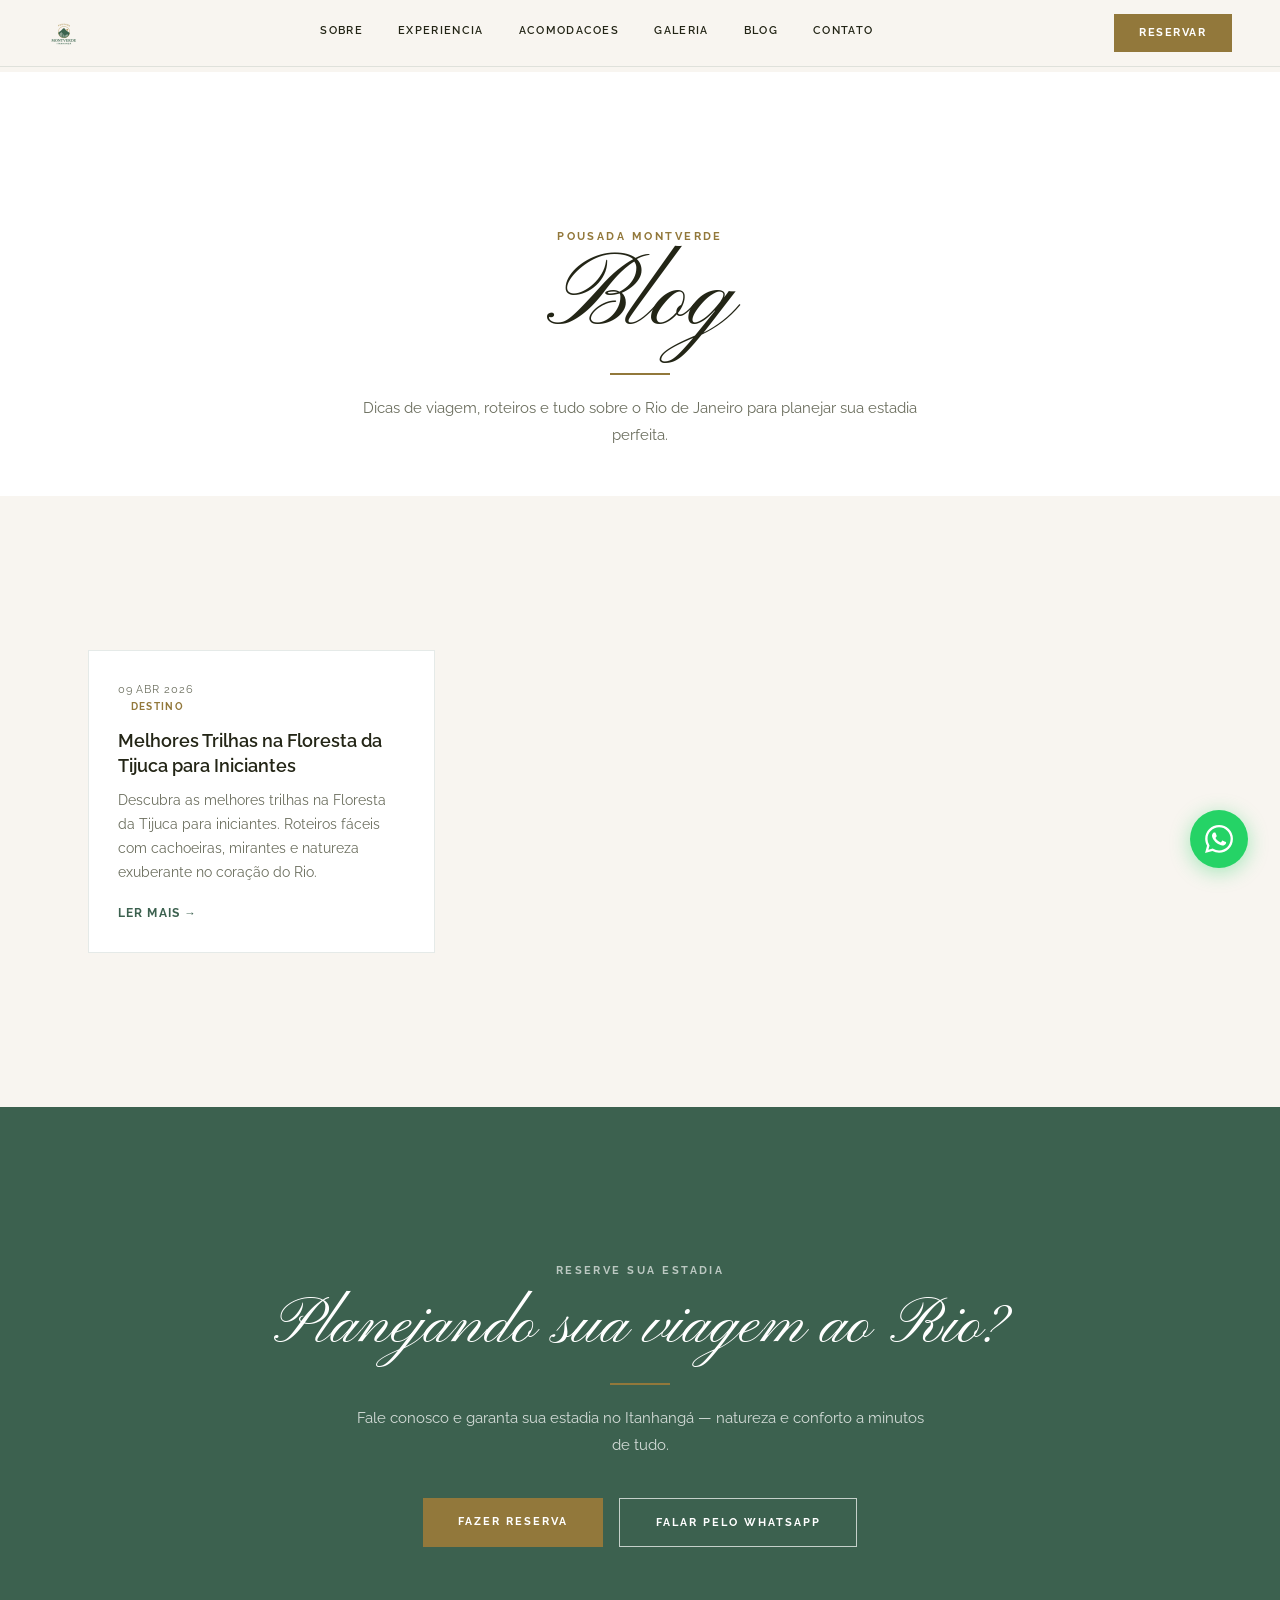
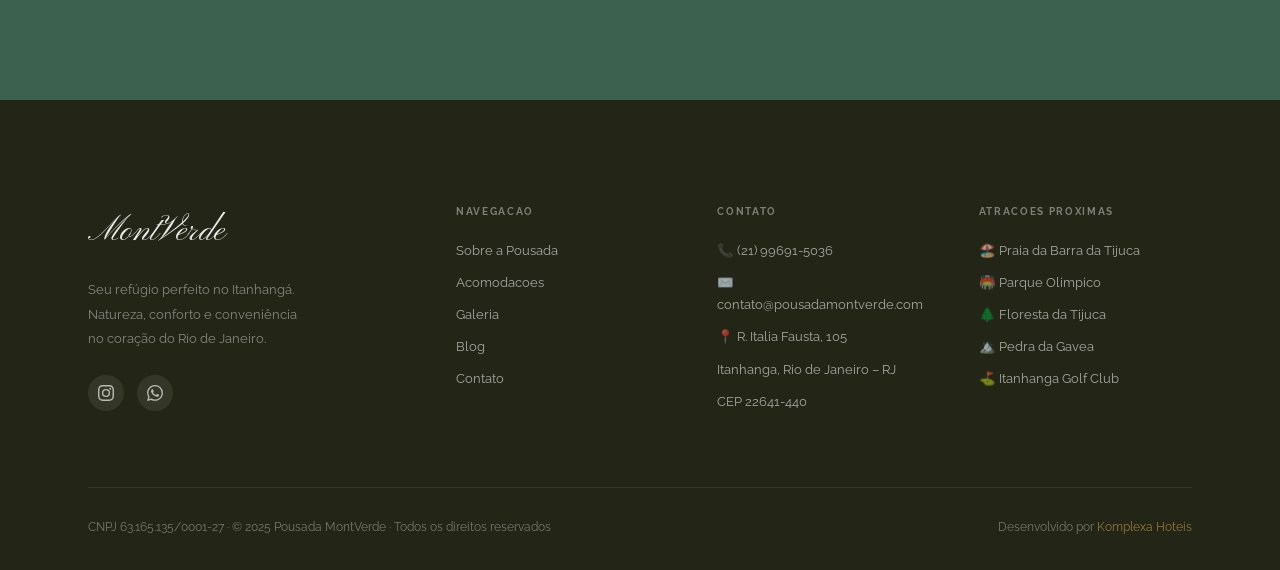
<file: blog/index.html>
<!DOCTYPE html>
<html lang="pt-BR">

<head>
  <meta charset="UTF-8">
  <meta name="viewport" content="width=device-width, initial-scale=1.0">
  <link rel="icon" type="image/x-icon" href="../favicon.ico">
  <title>Blog | Pousada MontVerde — Dicas de Viagem e Turismo no Rio</title>
  <meta name="description"
    content="Dicas de viagem, roteiros e tudo sobre turismo no Rio de Janeiro. Descubra trilhas, praias, gastronomia e eventos perto da Pousada MontVerde no Itanhangá.">
  <meta property="og:title" content="Blog | Pousada MontVerde">
  <meta property="og:description"
    content="Dicas de viagem, roteiros e turismo no Rio de Janeiro. Conteúdo para planejar sua estadia.">
  <meta property="og:image" content="https://pousadamontverde.com.br/assets/img/hero/fachada.jpg">
  <meta property="og:url" content="https://pousadamontverde.com.br/blog/">
  <meta property="og:type" content="website">
  <link rel="canonical" href="https://pousadamontverde.com.br/blog/">
  <meta name="twitter:card" content="summary_large_image">
  <meta property="og:locale" content="pt_BR">

  <script type="application/ld+json">
{
  "@context": "https://schema.org",
  "@type": "Blog",
  "name": "Blog Pousada MontVerde",
  "description": "Dicas de viagem, roteiros e turismo no Rio de Janeiro",
  "url": "https://pousadamontverde.com.br/blog/",
  "publisher": {
    "@type": "LodgingBusiness",
    "name": "Pousada MontVerde",
    "url": "https://pousadamontverde.com.br/"
  }
}
</script>

  <script type="application/ld+json">
{
  "@context": "https://schema.org",
  "@type": "BreadcrumbList",
  "itemListElement": [
    { "@type": "ListItem", "position": 1, "name": "Home", "item": "https://pousadamontverde.com.br/" },
    { "@type": "ListItem", "position": 2, "name": "Blog", "item": "https://pousadamontverde.com.br/blog/" }
  ]
}
</script>

  <!-- GTM HEAD -->
  <script>(function (w, d, s, l, i) {
      w[l] = w[l] || []; w[l].push({ 'gtm.start': new Date().getTime(), event: 'gtm.js' });
      var f = d.getElementsByTagName(s)[0], j = d.createElement(s), dl = l != 'dataLayer' ? '&l=' + l : '';
      j.async = true; j.src = 'https://www.googletagmanager.com/gtm.js?id=' + i + dl; f.parentNode.insertBefore(j, f);
    })(window, document, 'script', 'dataLayer', 'GTM-MXDKKWH3');</script>

  <link rel="preconnect" href="https://fonts.googleapis.com">
  <link rel="preconnect" href="https://fonts.gstatic.com" crossorigin>
  <link
    href="https://fonts.googleapis.com/css2?family=Pinyon+Script&family=Raleway:ital,wght@0,300;0,400;0,500;0,600;0,700;1,300;1,400&display=swap"
    rel="stylesheet">
  <link rel="stylesheet" href="../assets/css/style.css">
</head>

<body>

  <!-- GTM BODY -->
  <noscript><iframe src="https://www.googletagmanager.com/ns.html?id=GTM-MXDKKWH3" height="0" width="0"
      style="display:none;visibility:hidden"></iframe></noscript>

  <!-- ═══ HEADER ═══ -->
  <header class="hdr solid" id="hdr">
    <div class="hdr-inner">
      <a href="../index.html" class="logo"><img src="../assets/img/logo.png" alt="Pousada MontVerde" class="logo-img"></a>
      <nav class="nav">
        <a href="../sobre/">Sobre</a>
        <a href="../experiencia/">Experiencia</a>
        <a href="../acomodacoes/">Acomodacoes</a>
        <a href="../galeria/">Galeria</a>
        <a href="../blog/" class="active">Blog</a>
        <a href="../contato/">Contato</a>
      </nav>
      <a href="https://booking.hqbeds.com.br/montverde/rooms" class="hdr-btn">Reservar</a>
      <button class="ham" id="ham" aria-label="Menu" aria-expanded="false">
        <span></span><span></span><span></span>
      </button>
    </div>
  </header>

  <div class="mobnav" id="mobnav">
    <a href="../sobre/" onclick="closeMob()">Sobre</a>
    <a href="../experiencia/" onclick="closeMob()">Experiencia</a>
    <a href="../acomodacoes/" onclick="closeMob()">Acomodacoes</a>
    <a href="../galeria/" onclick="closeMob()">Galeria</a>
    <a href="../blog/" onclick="closeMob()">Blog</a>
    <a href="../contato/" onclick="closeMob()">Contato</a>
    <a href="https://booking.hqbeds.com.br/montverde/rooms" class="btn-gold" style="margin-top:1rem"
      onclick="closeMob()">Reservar Agora</a>
  </div>

  <!-- ═══ PAGE HEADER ═══ -->
  <section class="page-hero">
    <div class="container">
      <p class="overline">Pousada MontVerde</p>
      <h1>Blog</h1>
      <div class="divider cx"></div>
      <p>Dicas de viagem, roteiros e tudo sobre o Rio de Janeiro para planejar sua estadia perfeita.</p>
    </div>
  </section>

  <!-- ═══ BLOG LISTING ═══ -->
  <section>
    <div class="container">
      <div class="blog-grid" id="blogGrid">
        <a href="trilhas-floresta-tijuca-iniciantes/" class="blog-card">
          <div class="blog-card-body">
            <span class="blog-card-date">09 Abr 2026</span>
            <span class="blog-card-pillar">Destino</span>
            <h3>Melhores Trilhas na Floresta da Tijuca para Iniciantes</h3>
            <p>Descubra as melhores trilhas na Floresta da Tijuca para iniciantes. Roteiros fáceis com cachoeiras, mirantes e natureza exuberante no coração do Rio.</p>
            <span class="blog-card-link">Ler mais →</span>
          </div>
        </a>
      </div>
    </div>
  </section>

  <!-- ═══ CTA ═══ -->
  <section style="background:var(--accent);text-align:center">
    <div class="container">
      <p class="overline" style="color:rgba(255,255,255,.65);text-align:center;display:block;margin:0 auto">Reserve sua
        estadia</p>
      <h2 style="color:#fff;margin:.6rem auto 1rem;text-align:center">Planejando sua viagem ao Rio?</h2>
      <div class="divider cx" style="background:var(--cta)"></div>
      <p style="color:rgba(255,255,255,.78);margin:1.2rem auto 2.5rem;text-align:center">Fale conosco e garanta sua
        estadia no Itanhangá — natureza e conforto a minutos de tudo.</p>
      <div style="display:flex;gap:1rem;justify-content:center;flex-wrap:wrap">
        <a href="../contato/" class="btn-gold">Fazer Reserva</a>
        <a class="btn-outline-w" href="https://wa.me/5521996915036?text=Ol%C3%A1%2C%20tenho%20interesse%20em%20me%20hospedar%20na%20Pousada%20MontVerde%21" target="_blank" rel="noopener">Falar pelo
          WhatsApp</a>
      </div>
    </div>
  </section>

  <!-- ═══ FOOTER ═══ -->
  <footer>
    <div class="container">
      <div class="ft-grid">
        <div class="ft-brand">
          <span class="logo">MontVerde</span>
          <p>Seu refúgio perfeito no Itanhangá. Natureza, conforto e conveniência no coração do Rio de Janeiro.</p>
          <div class="ft-social">
            <a href="https://instagram.com/pousada_montverde" target="_blank" rel="noopener" aria-label="Instagram">
              <svg width="16" height="16" viewBox="0 0 24 24" fill="currentColor">
                <path d="M12 2.163c3.204 0 3.584.012 4.85.07 3.252.148 4.771 1.691 4.919 4.919.058 1.265.069 1.645.069 4.849 0 3.205-.012 3.584-.069 4.849-.149 3.225-1.664 4.771-4.919 4.919-1.266.058-1.644.07-4.85.07-3.204 0-3.584-.012-4.849-.07-3.26-.149-4.771-1.699-4.919-4.92-.058-1.265-.07-1.644-.07-4.849 0-3.204.013-3.583.07-4.849.149-3.227 1.664-4.771 4.919-4.919 1.266-.057 1.645-.069 4.849-.069zM12 0C8.741 0 8.333.014 7.053.072 2.695.272.273 2.69.073 7.052.014 8.333 0 8.741 0 12c0 3.259.014 3.668.072 4.948.2 4.358 2.618 6.78 6.98 6.98C8.333 23.986 8.741 24 12 24c3.259 0 3.668-.014 4.948-.072 4.354-.2 6.782-2.618 6.979-6.98.059-1.28.073-1.689.073-4.948 0-3.259-.014-3.667-.072-4.947-.196-4.354-2.617-6.78-6.979-6.98C15.668.014 15.259 0 12 0zm0 5.838a6.162 6.162 0 100 12.324 6.162 6.162 0 000-12.324zM12 16a4 4 0 110-8 4 4 0 010 8zm6.406-11.845a1.44 1.44 0 100 2.881 1.44 1.44 0 000-2.881z" />
              </svg>
            </a>
            <a href="https://wa.me/5521996915036?text=Ol%C3%A1%2C%20tenho%20interesse%20em%20me%20hospedar%20na%20Pousada%20MontVerde%21" target="_blank" rel="noopener" aria-label="WhatsApp">
              <svg width="16" height="16" viewBox="0 0 24 24" fill="currentColor">
                <path d="M17.472 14.382c-.297-.149-1.758-.867-2.03-.967-.273-.099-.471-.148-.67.15-.197.297-.767.966-.94 1.164-.173.199-.347.223-.644.075-.297-.15-1.255-.463-2.39-1.475-.883-.788-1.48-1.761-1.653-2.059-.173-.297-.018-.458.13-.606.134-.133.298-.347.446-.52.149-.174.198-.298.298-.497.099-.198.05-.371-.025-.52-.075-.149-.669-1.612-.916-2.207-.242-.579-.487-.5-.669-.51-.173-.008-.371-.01-.57-.01-.198 0-.52.074-.792.372-.272.297-1.04 1.016-1.04 2.479 0 1.462 1.065 2.875 1.213 3.074.149.198 2.096 3.2 5.077 4.487.709.306 1.262.489 1.694.625.712.227 1.36.195 1.871.118.571-.085 1.758-.719 2.006-1.413.248-.694.248-1.289.173-1.413-.074-.124-.272-.198-.57-.347m-5.421 7.403h-.004a9.87 9.87 0 01-5.031-1.378l-.361-.214-3.741.982.998-3.648-.235-.374a9.86 9.86 0 01-1.51-5.26c.001-5.45 4.436-9.884 9.888-9.884 2.64 0 5.122 1.03 6.988 2.898a9.825 9.825 0 012.893 6.994c-.003 5.45-4.437 9.884-9.885 9.884m8.413-18.297A11.815 11.815 0 0012.05 0C5.495 0 .16 5.335.157 11.892c0 2.096.547 4.142 1.588 5.945L.057 24l6.305-1.654a11.882 11.882 0 005.683 1.448h.005c6.554 0 11.89-5.335 11.893-11.893a11.821 11.821 0 00-3.48-8.413z" />
              </svg>
            </a>
          </div>
        </div>
        <div class="ft-col">
          <h4>Navegacao</h4>
          <a href="../sobre/">Sobre a Pousada</a>
          <a href="../acomodacoes/">Acomodacoes</a>
          <a href="../galeria/">Galeria</a>
          <a href="../blog/">Blog</a>
          <a href="../contato/">Contato</a>
        </div>
        <div class="ft-col">
          <h4>Contato</h4>
          <span>📞 (21) 99691-5036</span>
          <span>✉️ contato@pousadamontverde.com</span>
          <span>📍 R. Italia Fausta, 105</span>
          <span>Itanhanga, Rio de Janeiro – RJ</span>
          <span>CEP 22641-440</span>
        </div>
        <div class="ft-col">
          <h4>Atracoes Proximas</h4>
          <span>🏖️ Praia da Barra da Tijuca</span>
          <span>🏟️ Parque Olimpico</span>
          <span>🌲 Floresta da Tijuca</span>
          <span>🏔️ Pedra da Gavea</span>
          <span>⛳ Itanhanga Golf Club</span>
        </div>
      </div>
      <div class="ft-bottom">
        <p>CNPJ 63.165.135/0001-27 · © 2025 Pousada MontVerde · Todos os direitos reservados</p>
        <p>Desenvolvido por <a href="#" target="_blank">Komplexa Hoteis</a></p>
      </div>
    </div>
  </footer>

  <!-- ═══ WHATSAPP BOTÃO FLUTUANTE ═══ -->
  <a class="wa-btn" href="https://wa.me/5521996915036?text=Ol%C3%A1%2C%20tenho%20interesse%20em%20me%20hospedar%20na%20Pousada%20MontVerde%21" target="_blank" rel="noopener" aria-label="Falar pelo WhatsApp">
    <svg viewBox="0 0 24 24">
      <path d="M17.472 14.382c-.297-.149-1.758-.867-2.03-.967-.273-.099-.471-.148-.67.15-.197.297-.767.966-.94 1.164-.173.199-.347.223-.644.075-.297-.15-1.255-.463-2.39-1.475-.883-.788-1.48-1.761-1.653-2.059-.173-.297-.018-.458.13-.606.134-.133.298-.347.446-.52.149-.174.198-.298.298-.497.099-.198.05-.371-.025-.52-.075-.149-.669-1.612-.916-2.207-.242-.579-.487-.5-.669-.51-.173-.008-.371-.01-.57-.01-.198 0-.52.074-.792.372-.272.297-1.04 1.016-1.04 2.479 0 1.462 1.065 2.875 1.213 3.074.149.198 2.096 3.2 5.077 4.487.709.306 1.262.489 1.694.625.712.227 1.36.195 1.871.118.571-.085 1.758-.719 2.006-1.413.248-.694.248-1.289.173-1.413-.074-.124-.272-.198-.57-.347m-5.421 7.403h-.004a9.87 9.87 0 01-5.031-1.378l-.361-.214-3.741.982.998-3.648-.235-.374a9.86 9.86 0 01-1.51-5.26c.001-5.45 4.436-9.884 9.888-9.884 2.64 0 5.122 1.03 6.988 2.898a9.825 9.825 0 012.893 6.994c-.003 5.45-4.437 9.884-9.885 9.884m8.413-18.297A11.815 11.815 0 0012.05 0C5.495 0 .16 5.335.157 11.892c0 2.096.547 4.142 1.588 5.945L.057 24l6.305-1.654a11.882 11.882 0 005.683 1.448h.005c6.554 0 11.89-5.335 11.893-11.893a11.821 11.821 0 00-3.48-8.413z" />
    </svg>
  </a>

  <script src="../assets/js/main.js"></script>
</body>

</html>
</file>
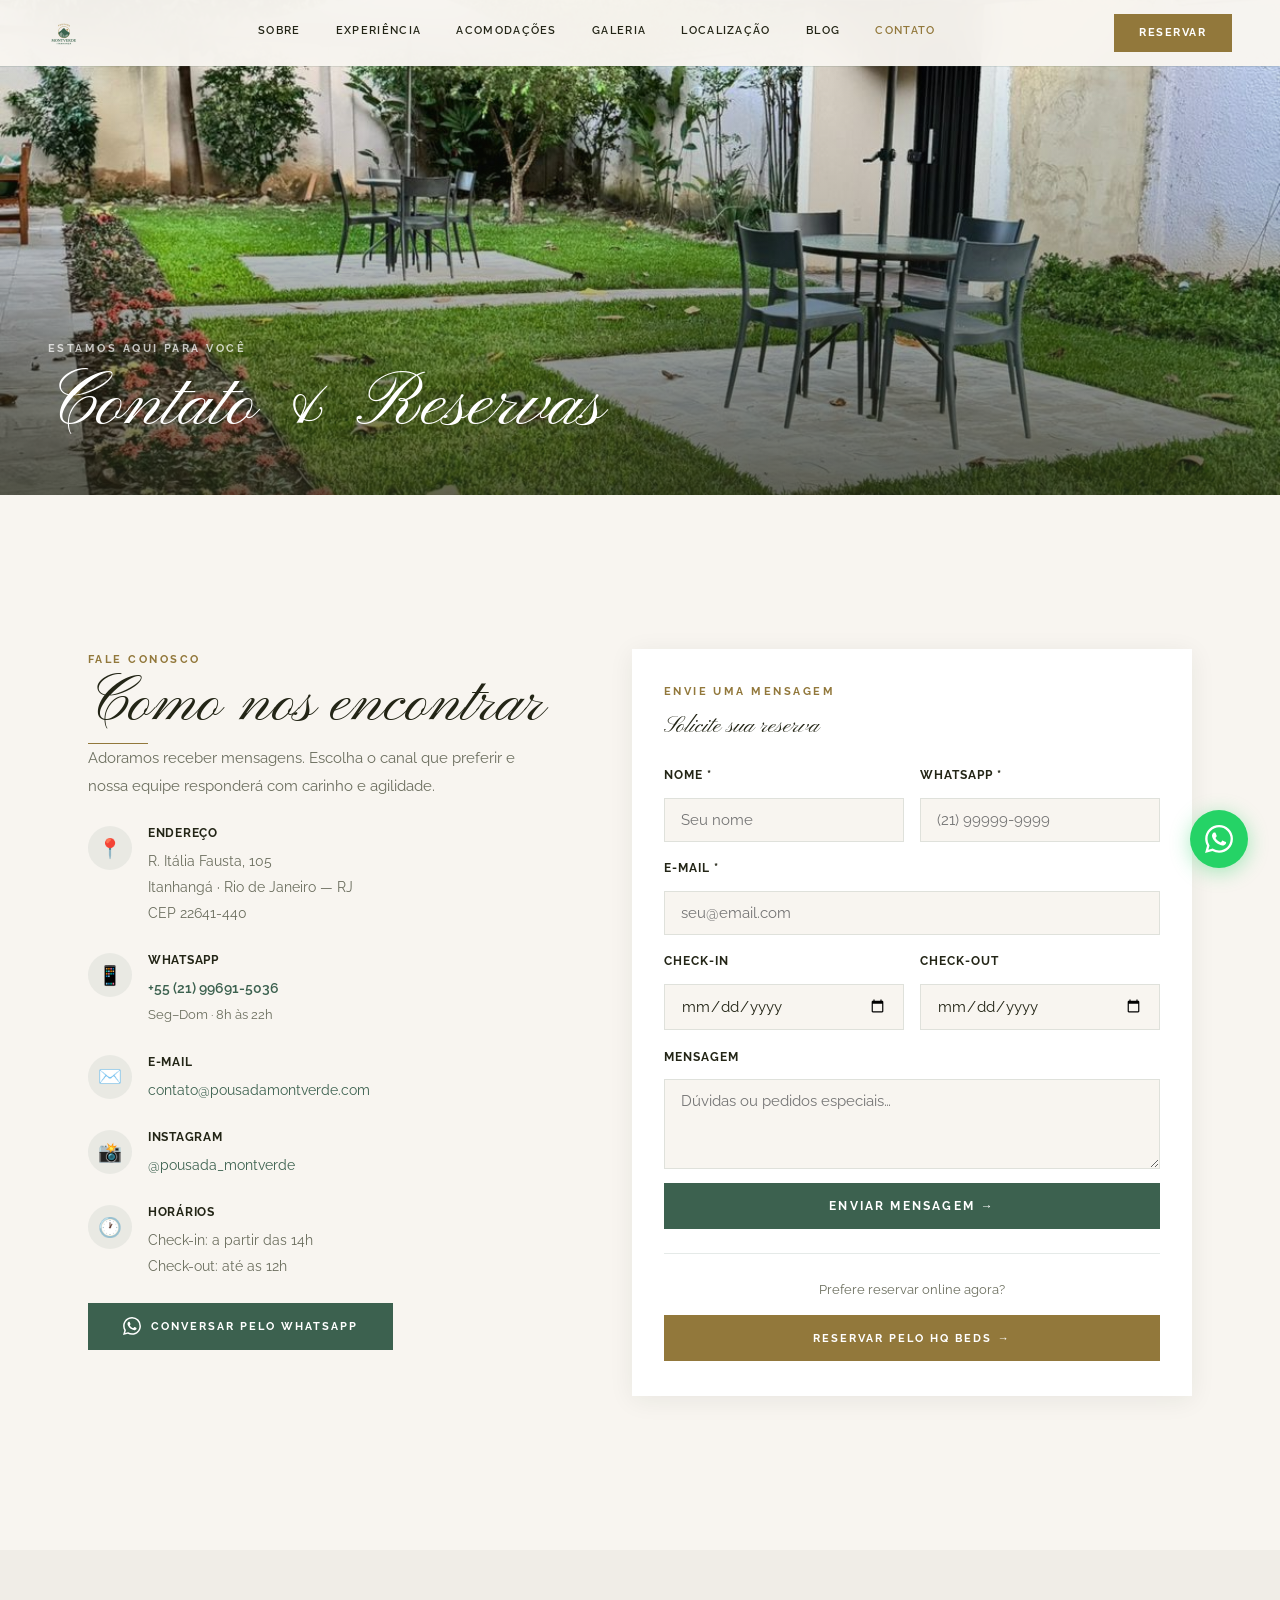
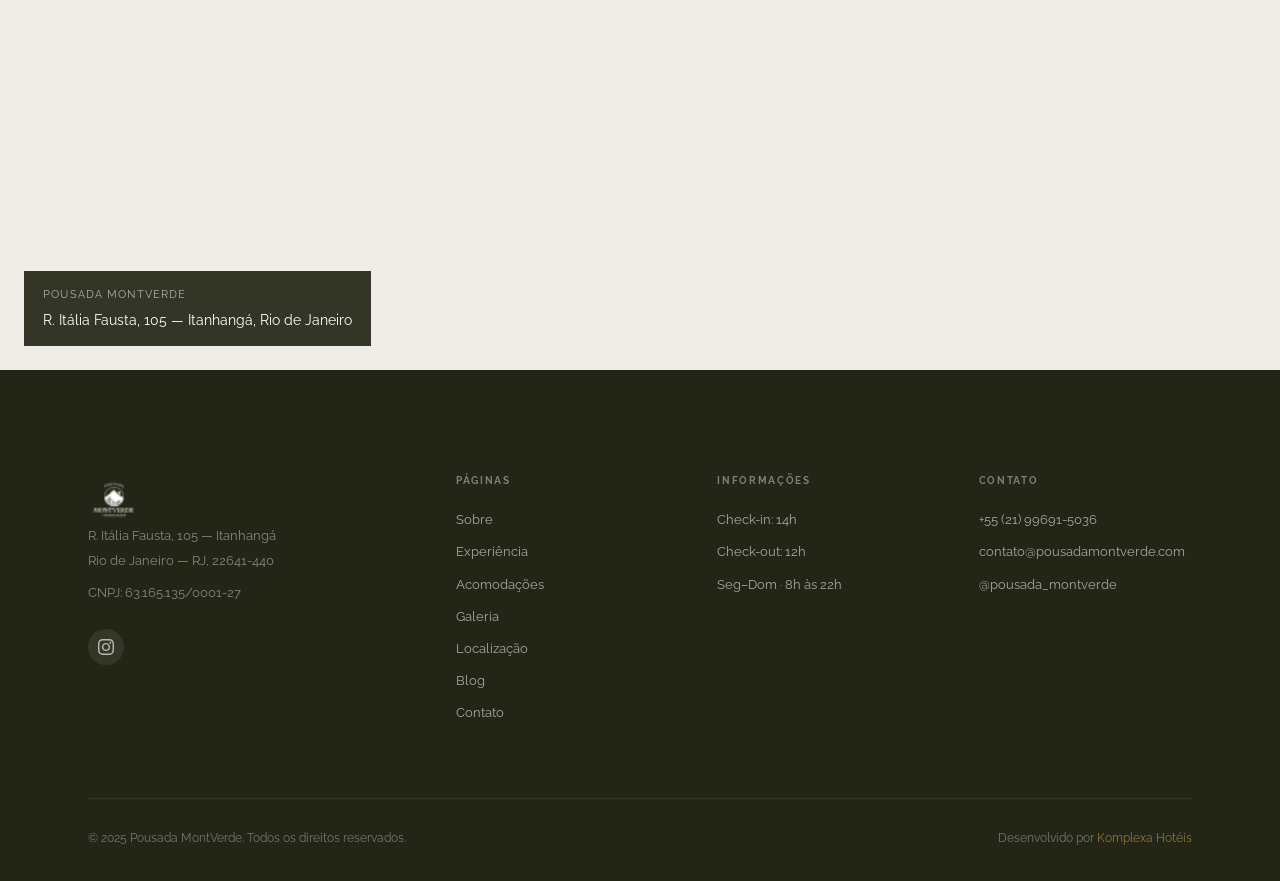
<file: contato/index.html>
<!DOCTYPE html>
<html lang="pt-BR">
<head>
<meta charset="UTF-8">
<meta name="viewport" content="width=device-width, initial-scale=1.0">
  <link rel="icon" type="image/x-icon" href="../favicon.ico">
<title>Contato — Pousada MontVerde | Reserve sua estadia no Itanhangá, Rio de Janeiro</title>
<meta name="description" content="Entre em contato com a Pousada MontVerde. WhatsApp, e-mail ou formulário. Estamos prontos para ajudar você a planejar sua estadia no Itanhangá, Rio de Janeiro.">
<meta property="og:title" content="Contato | Pousada MontVerde — Reserve sua estadia">
<meta property="og:description" content="Fale com a Pousada MontVerde pelo WhatsApp, e-mail ou formulário. Itanhangá, Rio de Janeiro.">
<meta property="og:url" content="https://pousadamontverde.com.br/contato/">
<link rel="canonical" href="https://pousadamontverde.com.br/contato/">
<meta name="twitter:card" content="summary_large_image">
<meta property="og:locale" content="pt_BR">
<meta name="twitter:image" content="https://pousadamontverde.com.br/assets/img/hero/fachada.jpg">

<!-- GTM HEAD -->
<script>(function(w,d,s,l,i){w[l]=w[l]||[];w[l].push({'gtm.start':
new Date().getTime(),event:'gtm.js'});var f=d.getElementsByTagName(s)[0],
j=d.createElement(s),dl=l!='dataLayer'?'&l='+l:'';j.async=true;j.src=
'https://www.googletagmanager.com/gtm.js?id='+i+dl;f.parentNode.insertBefore(j,f);
})(window,document,'script','dataLayer','GTM-MXDKKWH3');</script>

<link href="https://fonts.googleapis.com/css2?family=Pinyon+Script&family=Raleway:wght@300;400;500;600;700&display=swap" rel="stylesheet">
<link rel="stylesheet" href="../assets/css/style.css">
<style>
  .ct-form .fg { margin-bottom: 1.1rem; }
  .ct-form label { display:block; font-size:.72rem; letter-spacing:.09em; text-transform:uppercase; font-weight:700; color:var(--text); margin-bottom:.35rem; }
  .ct-form input,
  .ct-form select,
  .ct-form textarea {
    width:100%; background:var(--bg); border:1px solid var(--border);
    color:var(--text); padding:.75rem 1rem; font-family:var(--font-body);
    font-size:.94rem; outline:none; transition:border-color .3s;
    border-radius:0;
  }
  .ct-form input:focus,
  .ct-form select:focus,
  .ct-form textarea:focus { border-color:var(--accent); }
  .ct-form textarea { resize:vertical; min-height:130px; }
  .ct-form select { appearance:none; cursor:pointer; }
  .ct-form .fg-row { display:grid; grid-template-columns:1fr 1fr; gap:1rem; }
  .ct-form .btn-primary { width:100%; border:none; font-size:.76rem; padding:1rem; cursor:pointer; }
  .form-ok { display:none; background:rgba(60,97,79,.1); border:1px solid var(--accent); color:var(--accent); padding:1rem 1.2rem; font-size:.88rem; margin-top:1rem; }
  .form-ok.show { display:block; }
  @media(max-width:640px){ .ct-form .fg-row{ grid-template-columns:1fr; } }
</style>

<script type="application/ld+json">
{
  "@context": "https://schema.org",
  "@type": "ContactPage",
  "name": "Contato — Pousada MontVerde | Reserve sua Estadia",
  "description": "Entre em contato com a Pousada MontVerde pelo WhatsApp, e-mail ou formulário. Reserve sua estadia no Itanhangá, Rio de Janeiro.",
  "url": "https://pousadamontverde.com.br/contato/",
  "isPartOf": {"@type":"WebSite","url":"https://pousadamontverde.com.br/","name":"Pousada MontVerde"},
  "breadcrumb": {
    "@type": "BreadcrumbList",
    "itemListElement": [
      {"@type":"ListItem","position":1,"name":"Home","item":"https://pousadamontverde.com.br/"},
      {"@type":"ListItem","position":2,"name":"Contato","item":"https://pousadamontverde.com.br/contato/"}
    ]
  }
}
</script>
</head>
<body>

<!-- GTM BODY -->
<noscript><iframe src="https://www.googletagmanager.com/ns.html?id=GTM-MXDKKWH3"
height="0" width="0" style="display:none;visibility:hidden"></iframe></noscript>

<!-- HEADER -->
<header class="hdr solid" id="hdr">
  <div class="hdr-inner">
    <a href="../index.html" class="logo"><img src="../assets/img/logo.png" alt="Pousada MontVerde" class="logo-img"></a>
    <nav class="nav desktop-nav">
      <a href="../sobre/">Sobre</a>
      <a href="../experiencia/">Experiência</a>
      <a href="../acomodacoes/">Acomodações</a>
      <a href="../galeria/">Galeria</a>
      <a href="../localizacao/">Localização</a>
      <a href="../blog/">Blog</a>
      <a href="../contato/" style="color:var(--cta)">Contato</a>
    </nav>
    <a href="https://booking.hqbeds.com.br/montverde/rooms" class="hdr-btn">Reservar</a>
    <button class="ham" id="ham" aria-label="Menu" aria-expanded="false">
      <span></span><span></span><span></span>
    </button>
  </div>
</header>

<div class="mobnav" id="mobnav">
  <a href="../sobre/" onclick="closeMob()">Sobre</a>
  <a href="../experiencia/" onclick="closeMob()">Experiência</a>
  <a href="../acomodacoes/" onclick="closeMob()">Acomodações</a>
  <a href="../galeria/" onclick="closeMob()">Galeria</a>
  <a href="../localizacao/" onclick="closeMob()">Localização</a>
  <a href="../blog/" onclick="closeMob()">Blog</a>
  <a href="../contato/" onclick="closeMob()">Contato</a>
  <a href="https://booking.hqbeds.com.br/montverde/rooms" class="btn-gold" style="margin-top:1rem" onclick="closeMob()">Reservar Agora</a>
</div>

<!-- PAGE HERO -->
<div class="pg-hero">
  <img src="../assets/img/hero/fachada.jpg" alt="Contato — Pousada MontVerde" class="loaded">
  <div class="pg-hero-c">
    <span class="overline">Estamos aqui para você</span>
    <h1>Contato & Reservas</h1>
  </div>
</div>

<!-- CONTATO PRINCIPAL -->
<section>
  <div class="container">
    <div class="ct-grid">

      <!-- INFO -->
      <div class="ct-info">
        <div>
          <p class="overline">Fale conosco</p>
          <h2>Como nos encontrar</h2>
          <div class="divider"></div>
          <p>Adoramos receber mensagens. Escolha o canal que preferir e nossa equipe responderá com carinho e agilidade.</p>
        </div>

        <div class="ct-block">
          <div class="ct-block-icon">📍</div>
          <div class="ct-block-txt">
            <h4>Endereço</h4>
            <p>R. Itália Fausta, 105<br>Itanhangá · Rio de Janeiro — RJ<br>CEP 22641-440</p>
          </div>
        </div>

        <div class="ct-block">
          <div class="ct-block-icon">📱</div>
          <div class="ct-block-txt">
            <h4>WhatsApp</h4>
            <p>
              <a href="https://wa.me/5521996915036?text=Ol%C3%A1%2C%20tenho%20interesse%20em%20me%20hospedar%20na%20Pousada%20MontVerde%21" target="_blank" rel="noopener"
                 style="color:var(--accent);font-weight:600">+55 (21) 99691-5036</a><br>
              <span style="font-size:.82rem;color:var(--text-muted)">Seg–Dom · 8h às 22h</span>
            </p>
          </div>
        </div>

        <div class="ct-block">
          <div class="ct-block-icon">✉️</div>
          <div class="ct-block-txt">
            <h4>E-mail</h4>
            <p><a href="mailto:contato@pousadamontverde.com" style="color:var(--accent)">contato@pousadamontverde.com</a></p>
          </div>
        </div>

        <div class="ct-block">
          <div class="ct-block-icon">📸</div>
          <div class="ct-block-txt">
            <h4>Instagram</h4>
            <p><a href="https://instagram.com/pousada_montverde" target="_blank" rel="noopener" style="color:var(--accent)">@pousada_montverde</a></p>
          </div>
        </div>

        <div class="ct-block">
          <div class="ct-block-icon">🕐</div>
          <div class="ct-block-txt">
            <h4>Horários</h4>
            <p>Check-in: a partir das 14h<br>Check-out: até as 12h</p>
          </div>
        </div>

        <!-- CTA WhatsApp -->
        <div>
          <a class="btn-primary" style="width:auto;display:inline-flex;align-items:center;gap:.6rem;text-decoration:none;color:#fff" href="https://wa.me/5521996915036?text=Ol%C3%A1%2C%20tenho%20interesse%20em%20me%20hospedar%20na%20Pousada%20MontVerde%21" target="_blank" rel="noopener">
            <svg width="18" height="18" viewBox="0 0 24 24" fill="white"><path d="M17.472 14.382c-.297-.149-1.758-.867-2.03-.967-.273-.099-.471-.148-.67.15-.197.297-.767.966-.94 1.164-.173.199-.347.223-.644.075-.297-.15-1.255-.463-2.39-1.475-.883-.788-1.48-1.761-1.653-2.059-.173-.297-.018-.458.13-.606.134-.133.298-.347.446-.52.149-.174.198-.298.298-.497.099-.198.05-.371-.025-.52-.075-.149-.669-1.612-.916-2.207-.242-.579-.487-.5-.669-.51-.173-.008-.371-.01-.57-.01-.198 0-.52.074-.792.372-.272.297-1.04 1.016-1.04 2.479 0 1.462 1.065 2.875 1.213 3.074.149.198 2.096 3.2 5.077 4.487.709.306 1.262.489 1.694.625.712.227 1.36.195 1.871.118.571-.085 1.758-.719 2.006-1.413.248-.694.248-1.289.173-1.413-.074-.124-.272-.198-.57-.347m-5.421 7.403h-.004a9.87 9.87 0 01-5.031-1.378l-.361-.214-3.741.982.998-3.648-.235-.374a9.86 9.86 0 01-1.51-5.26c.001-5.45 4.436-9.884 9.888-9.884 2.64 0 5.122 1.03 6.988 2.898a9.825 9.825 0 012.893 6.994c-.003 5.45-4.437 9.884-9.885 9.884m8.413-18.297A11.815 11.815 0 0012.05 0C5.495 0 .16 5.335.157 11.892c0 2.096.547 4.142 1.588 5.945L.057 24l6.305-1.654a11.882 11.882 0 005.683 1.448h.005c6.554 0 11.89-5.335 11.893-11.893a11.821 11.821 0 00-3.48-8.413z"/></svg>
            Conversar pelo WhatsApp
          </a>
        </div>
      </div>

      <!-- FORMULÁRIO -->
      <div class="ct-form" style="background:var(--surface);padding:2rem 2rem 2.2rem;box-shadow:var(--shadow)">
        <p class="overline" style="margin-bottom:.3rem">Envie uma mensagem</p>
        <h3 style="margin-bottom:1.2rem;font-size:clamp(1.1rem,2vw,1.5rem)">Solicite sua reserva</h3>

        <form id="contactForm" onsubmit="submitContact(event)">
          <div class="fg-row">
            <div class="fg">
              <label for="ct-nome">Nome *</label>
              <input type="text" id="ct-nome" name="nome" placeholder="Seu nome" required>
            </div>
            <div class="fg">
              <label for="ct-tel">WhatsApp *</label>
              <input type="tel" id="ct-tel" name="telefone" placeholder="(21) 99999-9999" required>
            </div>
          </div>

          <div class="fg">
            <label for="ct-email">E-mail *</label>
            <input type="email" id="ct-email" name="email" placeholder="seu@email.com" required>
          </div>

          <div class="fg-row">
            <div class="fg">
              <label for="ct-checkin">Check-in</label>
              <input type="date" id="ct-checkin" name="checkin">
            </div>
            <div class="fg">
              <label for="ct-checkout">Check-out</label>
              <input type="date" id="ct-checkout" name="checkout">
            </div>
          </div>

          <div class="fg" style="margin-bottom:.9rem">
            <label for="ct-msg">Mensagem</label>
            <textarea id="ct-msg" name="mensagem" placeholder="Dúvidas ou pedidos especiais…" style="min-height:90px"></textarea>
          </div>

          <button type="submit" class="btn-primary">Enviar mensagem →</button>
          <div class="form-ok" id="contactOk">✓ Mensagem enviada! Responderemos em breve.</div>
        </form>

        <!-- Reserva direta -->
        <div style="margin-top:1.5rem;padding-top:1.5rem;border-top:1px solid var(--border);text-align:center">
          <p style="font-size:.8rem;color:var(--text-muted);max-width:100%;margin-bottom:.8rem">Prefere reservar online agora?</p>
          <a href="https://booking.hqbeds.com.br/montverde/rooms" target="_blank" rel="noopener" class="btn-gold" style="display:block;text-align:center">Reservar pelo HQ Beds →</a>
        </div>
      </div>

    </div><!-- /.ct-grid -->
  </div>
</section>

<!-- MAPA -->
<section style="padding:0">
  <div style="width:100%;height:420px;background:var(--surface-light);position:relative;overflow:hidden">
    <!--
      ╔══════════════════════════════════════════════════════════════════╗
      ║  SUBSTITUIR: Cole aqui o iframe do Google Maps com o endereço   ║
      ║  R. Itália Fausta, 105 — Itanhangá, Rio de Janeiro              ║
      ║                                                                  ║
      ║  Como gerar:                                                     ║
      ║  1. Acesse maps.google.com                                      ║
      ║  2. Pesquise o endereço da pousada                              ║
      ║  3. Clique em "Compartilhar" > "Incorporar um mapa"             ║
      ║  4. Copie o iframe e substitua este bloco                       ║
      ╚══════════════════════════════════════════════════════════════════╝
    -->
    <iframe
      src="https://maps.google.com/maps?q=R.+It%C3%A1lia+Fausta+105+Itanh%C3%A3ng%C3%A1+Rio+de+Janeiro&output=embed"
      width="100%" height="420" style="border:0;display:block" allowfullscreen loading="lazy"
      referrerpolicy="no-referrer-when-downgrade"
      title="Localização da Pousada MontVerde — R. Itália Fausta, 105, Itanhangá, Rio de Janeiro">
    </iframe>
    <!-- Overlay com endereço -->
    <div style="position:absolute;bottom:1.5rem;left:1.5rem;background:rgba(35,37,22,.92);color:#fff;padding:.8rem 1.2rem;backdrop-filter:blur(8px)">
      <p style="font-size:.7rem;letter-spacing:.1em;text-transform:uppercase;color:rgba(255,255,255,.6);max-width:100%;margin-bottom:.2rem">Pousada MontVerde</p>
      <p style="font-size:.86rem;color:#fff;max-width:100%;margin:0">R. Itália Fausta, 105 — Itanhangá, Rio de Janeiro</p>
    </div>
  </div>
</section>

<!-- FOOTER -->
<footer>
  <div class="container">
    <div class="ft-grid">
      <div class="ft-brand">
        <a href="../index.html" class="ft-logo"><img src="../assets/img/logo.png" alt="Pousada MontVerde" class="logo-img" style="height:52px;filter:brightness(0) invert(1)"></a>
        <p>R. Itália Fausta, 105 — Itanhangá</p>
        <p>Rio de Janeiro — RJ, 22641-440</p>
        <p style="margin-top:.5rem">CNPJ: 63.165.135/0001-27</p>
        <div class="ft-social">
          <a href="https://instagram.com/pousada_montverde" target="_blank" rel="noopener" aria-label="Instagram">
            <svg width="16" height="16" viewBox="0 0 24 24" fill="currentColor"><path d="M12 2.163c3.204 0 3.584.012 4.85.07 3.252.148 4.771 1.691 4.919 4.919.058 1.265.069 1.645.069 4.849 0 3.205-.012 3.584-.069 4.849-.149 3.225-1.664 4.771-4.919 4.919-1.266.058-1.644.07-4.85.07-3.204 0-3.584-.012-4.849-.07-3.26-.149-4.771-1.699-4.919-4.92-.058-1.265-.07-1.644-.07-4.849 0-3.204.013-3.583.07-4.849.149-3.227 1.664-4.771 4.919-4.919 1.266-.057 1.645-.069 4.849-.069zm0-2.163c-3.259 0-3.667.014-4.947.072-4.358.2-6.78 2.618-6.98 6.98-.059 1.281-.073 1.689-.073 4.948 0 3.259.014 3.668.072 4.948.2 4.358 2.618 6.78 6.98 6.98 1.281.058 1.689.072 4.948.072 3.259 0 3.668-.014 4.948-.072 4.354-.2 6.782-2.618 6.979-6.98.059-1.28.073-1.689.073-4.948 0-3.259-.014-3.667-.072-4.947-.196-4.354-2.617-6.78-6.979-6.98-1.281-.059-1.69-.073-4.949-.073zm0 5.838c-3.403 0-6.162 2.759-6.162 6.162s2.759 6.163 6.162 6.163 6.162-2.759 6.162-6.163c0-3.403-2.759-6.162-6.162-6.162zm0 10.162c-2.209 0-4-1.79-4-4 0-2.209 1.791-4 4-4s4 1.791 4 4c0 2.21-1.791 4-4 4zm6.406-11.845c-.796 0-1.441.645-1.441 1.44s.645 1.44 1.441 1.44c.795 0 1.439-.645 1.439-1.44s-.644-1.44-1.439-1.44z"/></svg>
          </a>
        </div>
      </div>
      <div class="ft-col"><h4>Páginas</h4><a href="../sobre/">Sobre</a>
      <a href="../experiencia/">Experiência</a><a href="../acomodacoes/">Acomodações</a><a href="../galeria/">Galeria</a><a href="../localizacao/">Localização</a><a href="../blog/">Blog</a><a href="../contato/">Contato</a></div>
      <div class="ft-col"><h4>Informações</h4><span>Check-in: 14h</span><span>Check-out: 12h</span><span>Seg–Dom · 8h às 22h</span></div>
      <div class="ft-col"><h4>Contato</h4><span>+55 (21) 99691-5036</span><a href="mailto:contato@pousadamontverde.com">contato@pousadamontverde.com</a><a href="https://instagram.com/pousada_montverde" target="_blank" rel="noopener">@pousada_montverde</a></div>
    </div>
    <div class="ft-bottom">
      <p>© 2025 Pousada MontVerde. Todos os direitos reservados.</p>
      <p>Desenvolvido por <a href="#">Komplexa Hotéis</a></p>
    </div>
  </div>
</footer>

<!-- WA BUTTON -->
<a class="wa-btn" href="https://wa.me/5521996915036?text=Ol%C3%A1%2C%20tenho%20interesse%20em%20me%20hospedar%20na%20Pousada%20MontVerde%21" target="_blank" rel="noopener" aria-label="WhatsApp">
  <svg width="26" height="26" viewBox="0 0 24 24" fill="white"><path d="M17.472 14.382c-.297-.149-1.758-.867-2.03-.967-.273-.099-.471-.148-.67.15-.197.297-.767.966-.94 1.164-.173.199-.347.223-.644.075-.297-.15-1.255-.463-2.39-1.475-.883-.788-1.48-1.761-1.653-2.059-.173-.297-.018-.458.13-.606.134-.133.298-.347.446-.52.149-.174.198-.298.298-.497.099-.198.05-.371-.025-.52-.075-.149-.669-1.612-.916-2.207-.242-.579-.487-.5-.669-.51-.173-.008-.371-.01-.57-.01-.198 0-.52.074-.792.372-.272.297-1.04 1.016-1.04 2.479 0 1.462 1.065 2.875 1.213 3.074.149.198 2.096 3.2 5.077 4.487.709.306 1.262.489 1.694.625.712.227 1.36.195 1.871.118.571-.085 1.758-.719 2.006-1.413.248-.694.248-1.289.173-1.413-.074-.124-.272-.198-.57-.347m-5.421 7.403h-.004a9.87 9.87 0 01-5.031-1.378l-.361-.214-3.741.982.998-3.648-.235-.374a9.86 9.86 0 01-1.51-5.26c.001-5.45 4.436-9.884 9.888-9.884 2.64 0 5.122 1.03 6.988 2.898a9.825 9.825 0 012.893 6.994c-.003 5.45-4.437 9.884-9.885 9.884m8.413-18.297A11.815 11.815 0 0012.05 0C5.495 0 .16 5.335.157 11.892c0 2.096.547 4.142 1.588 5.945L.057 24l6.305-1.654a11.882 11.882 0 005.683 1.448h.005c6.554 0 11.89-5.335 11.893-11.893a11.821 11.821 0 00-3.48-8.413z"/></svg>
</a>

<script src="../assets/js/main.js"></script>
</body>
</html>
</file>
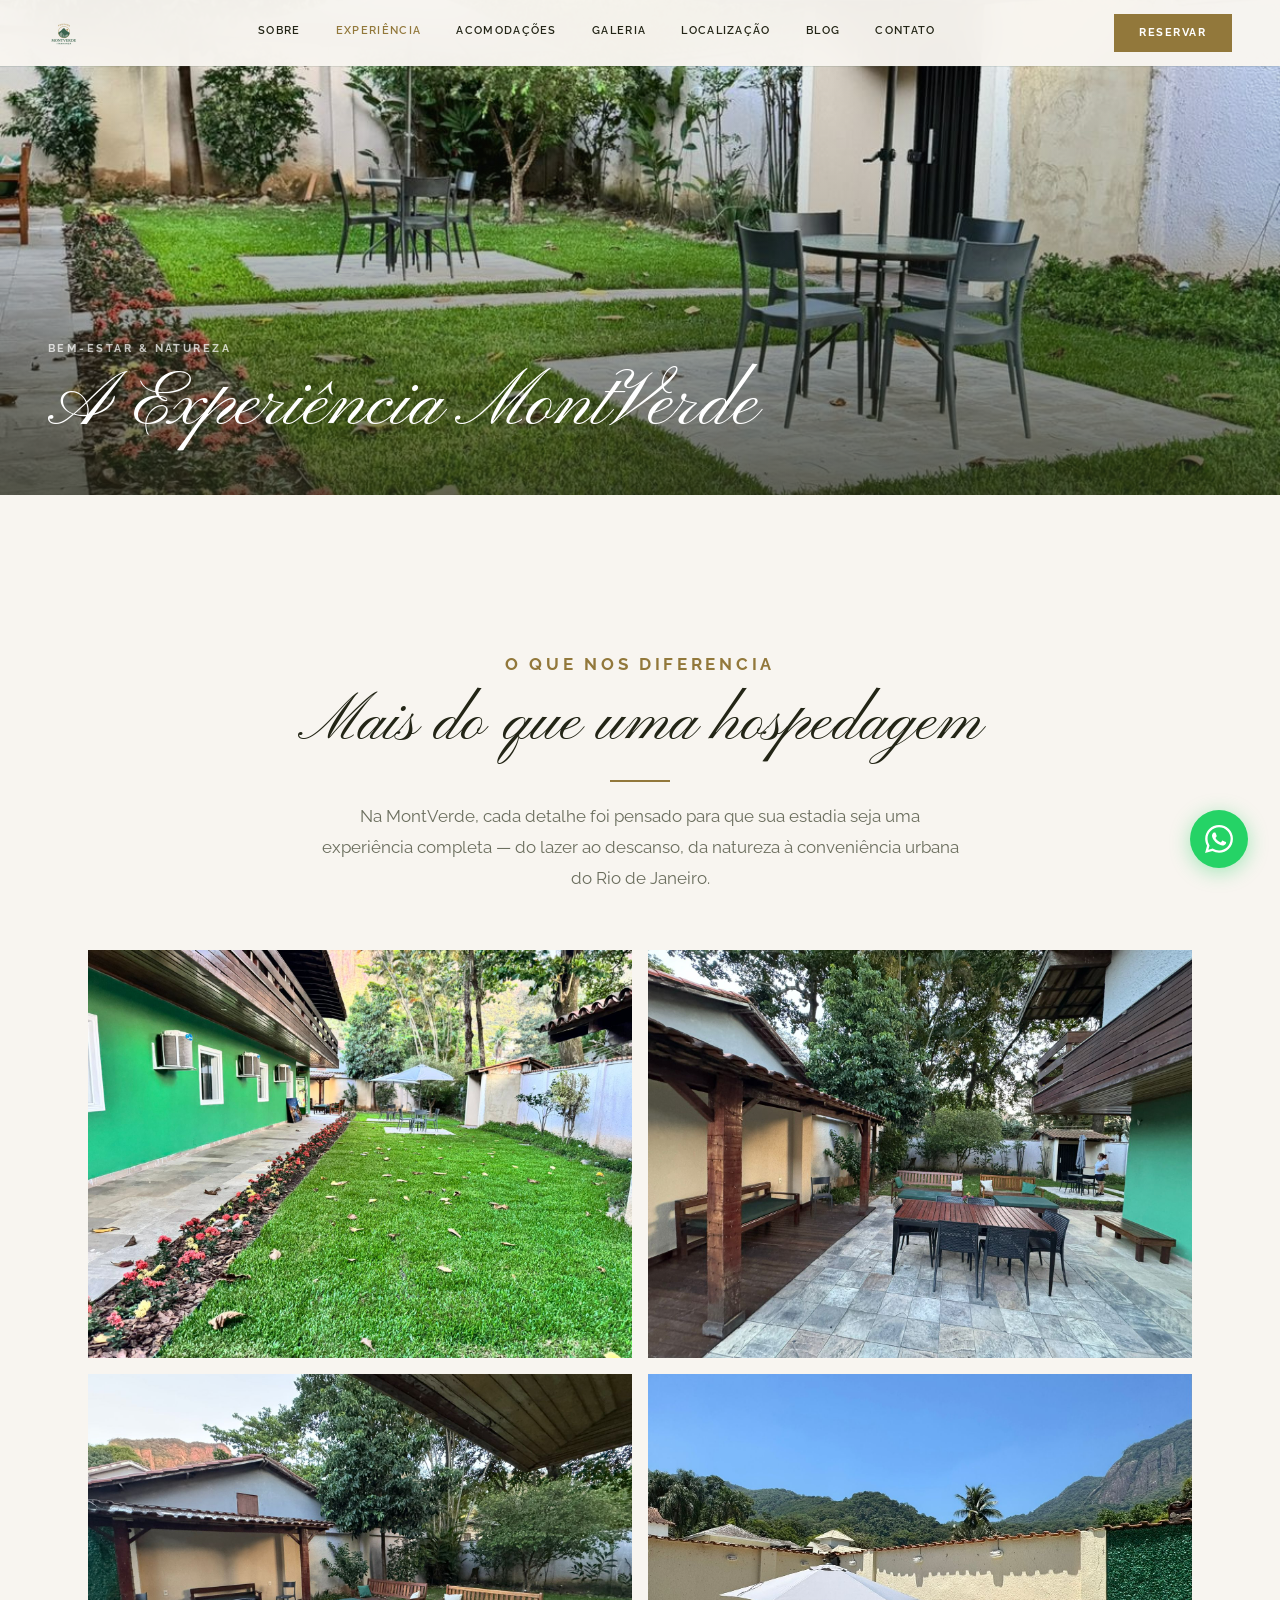
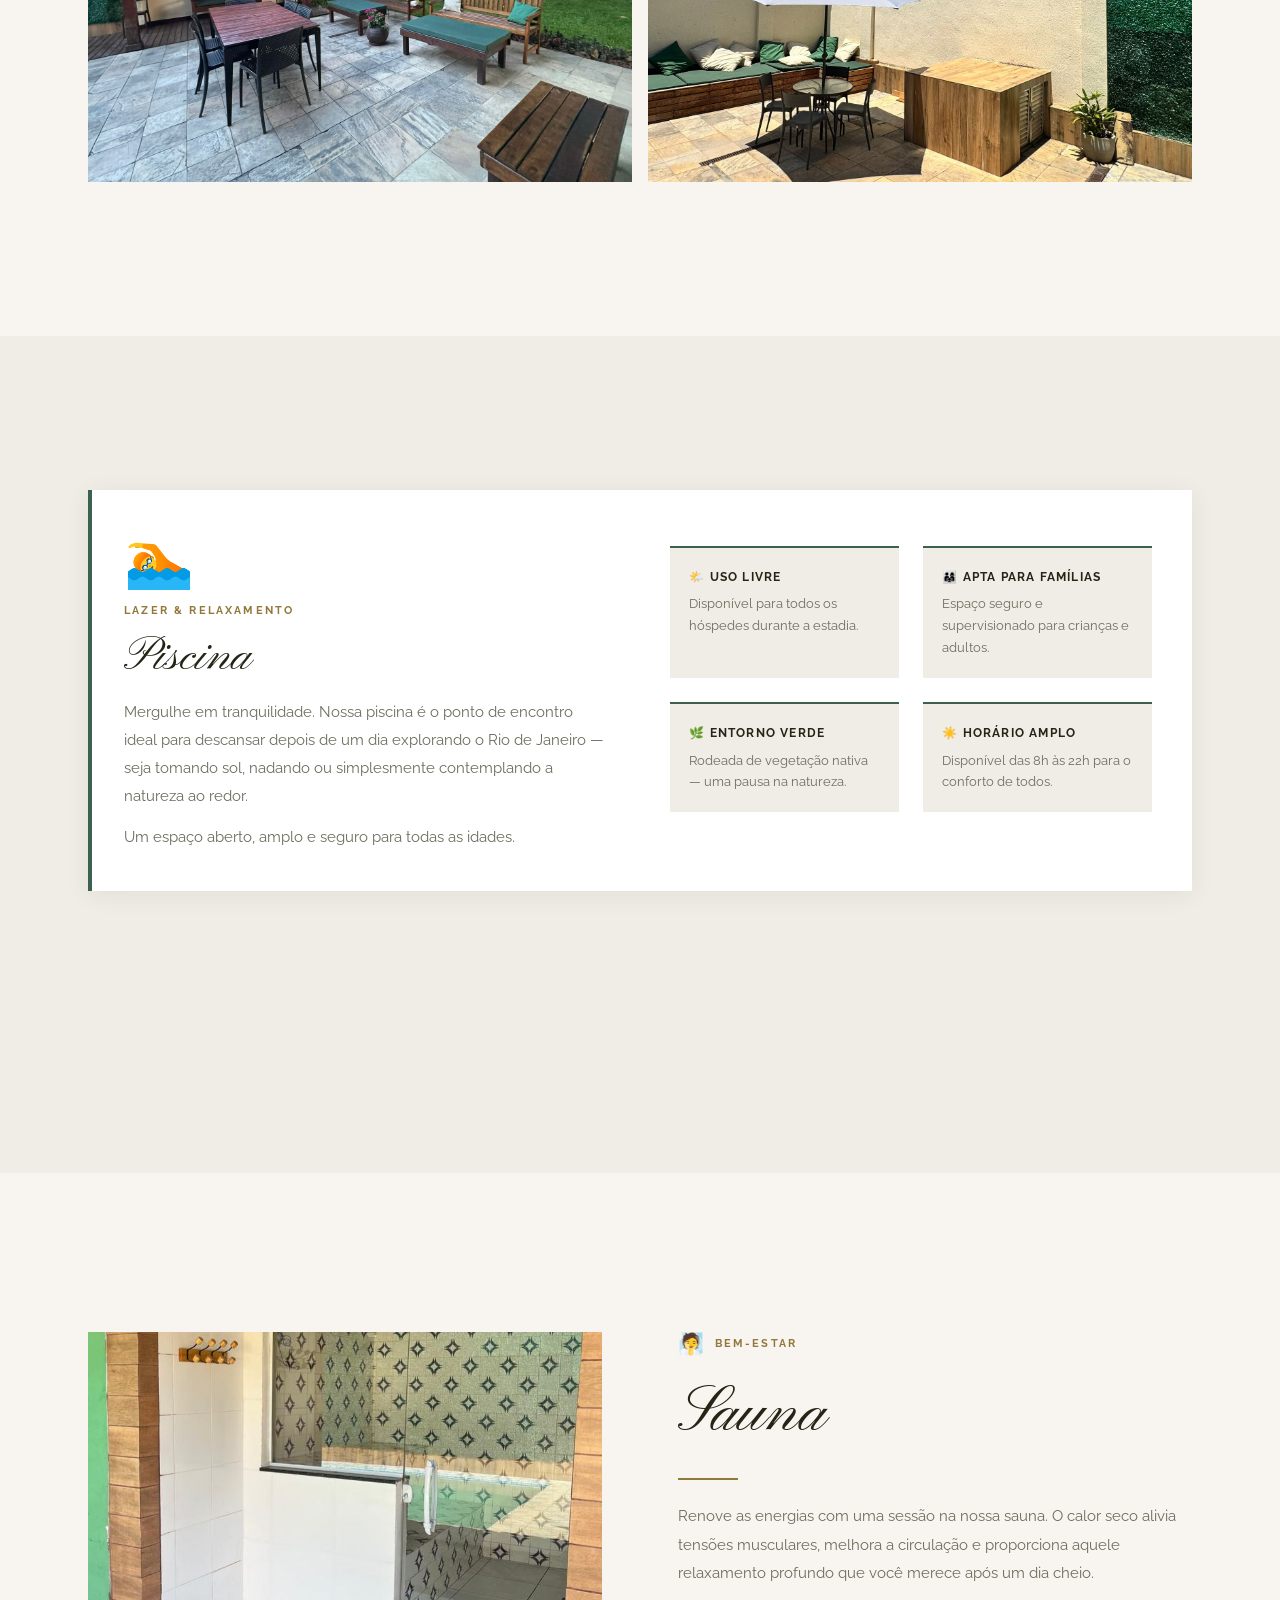
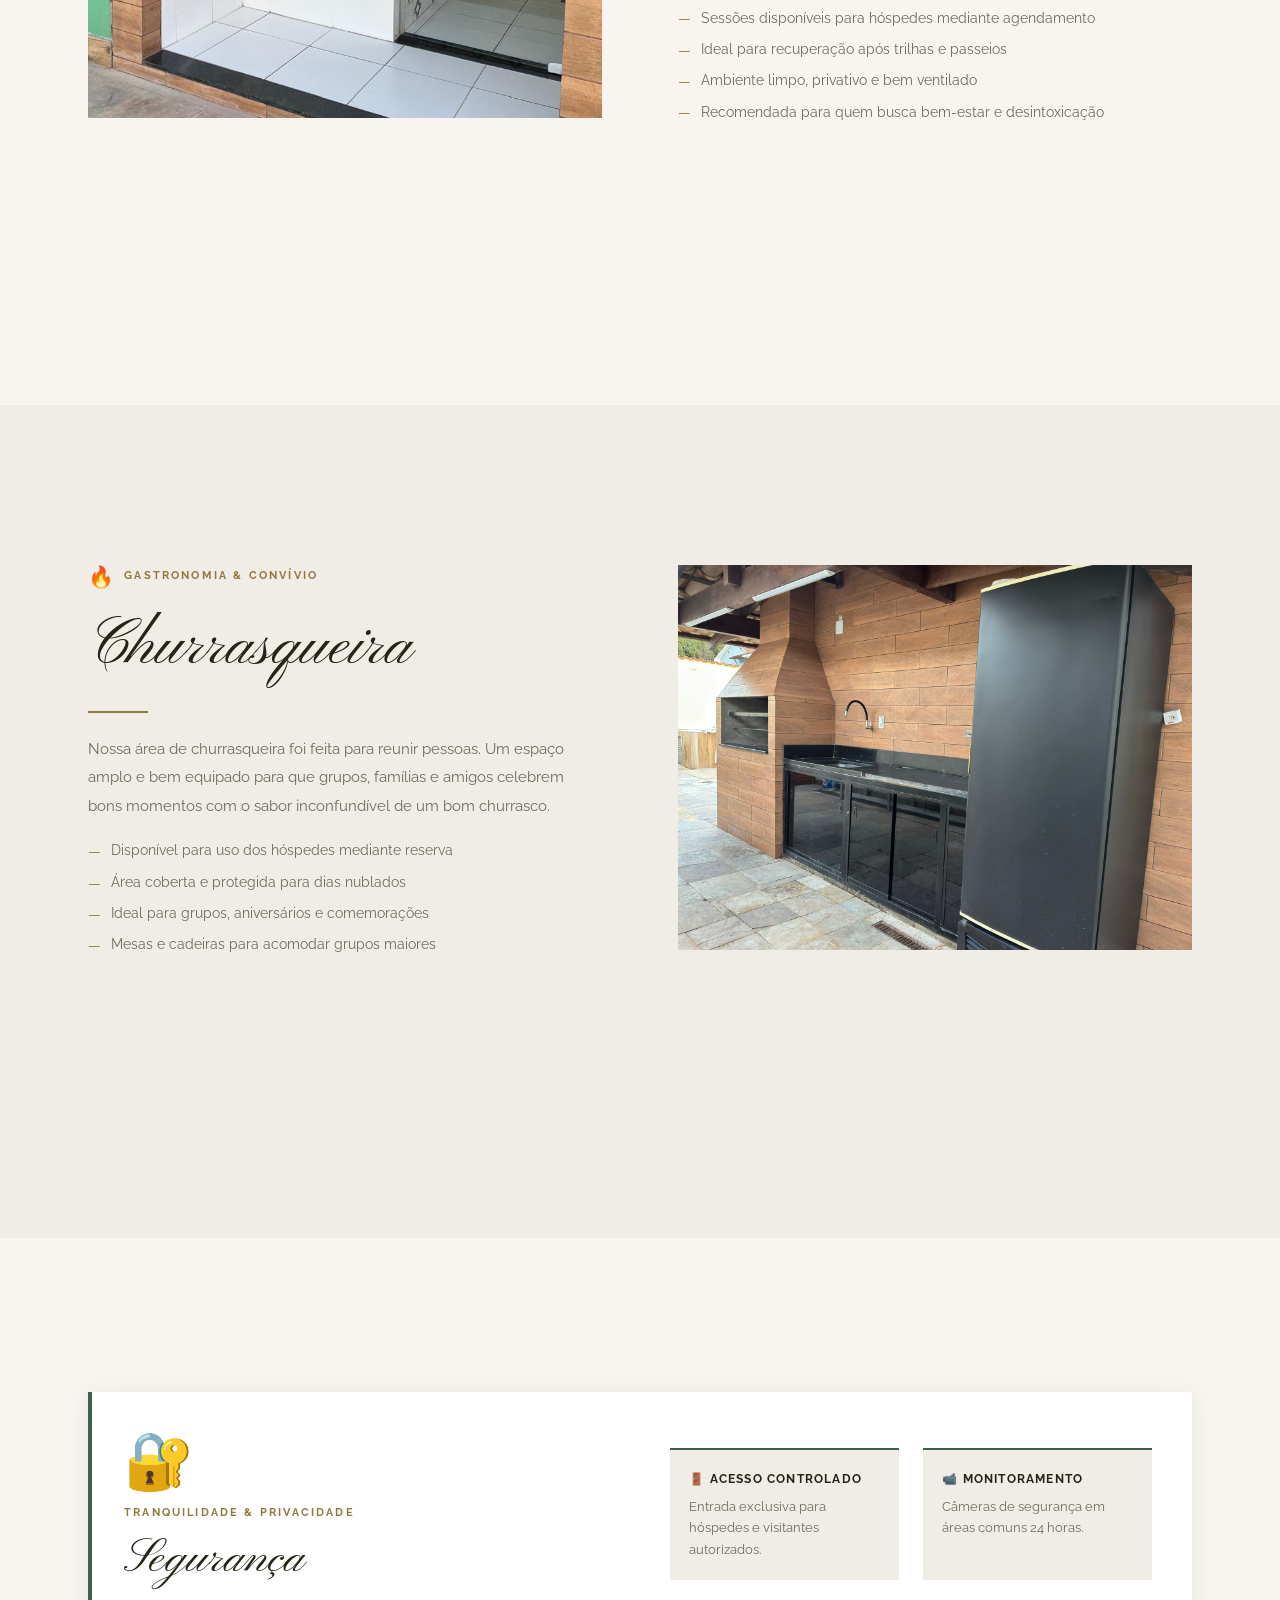
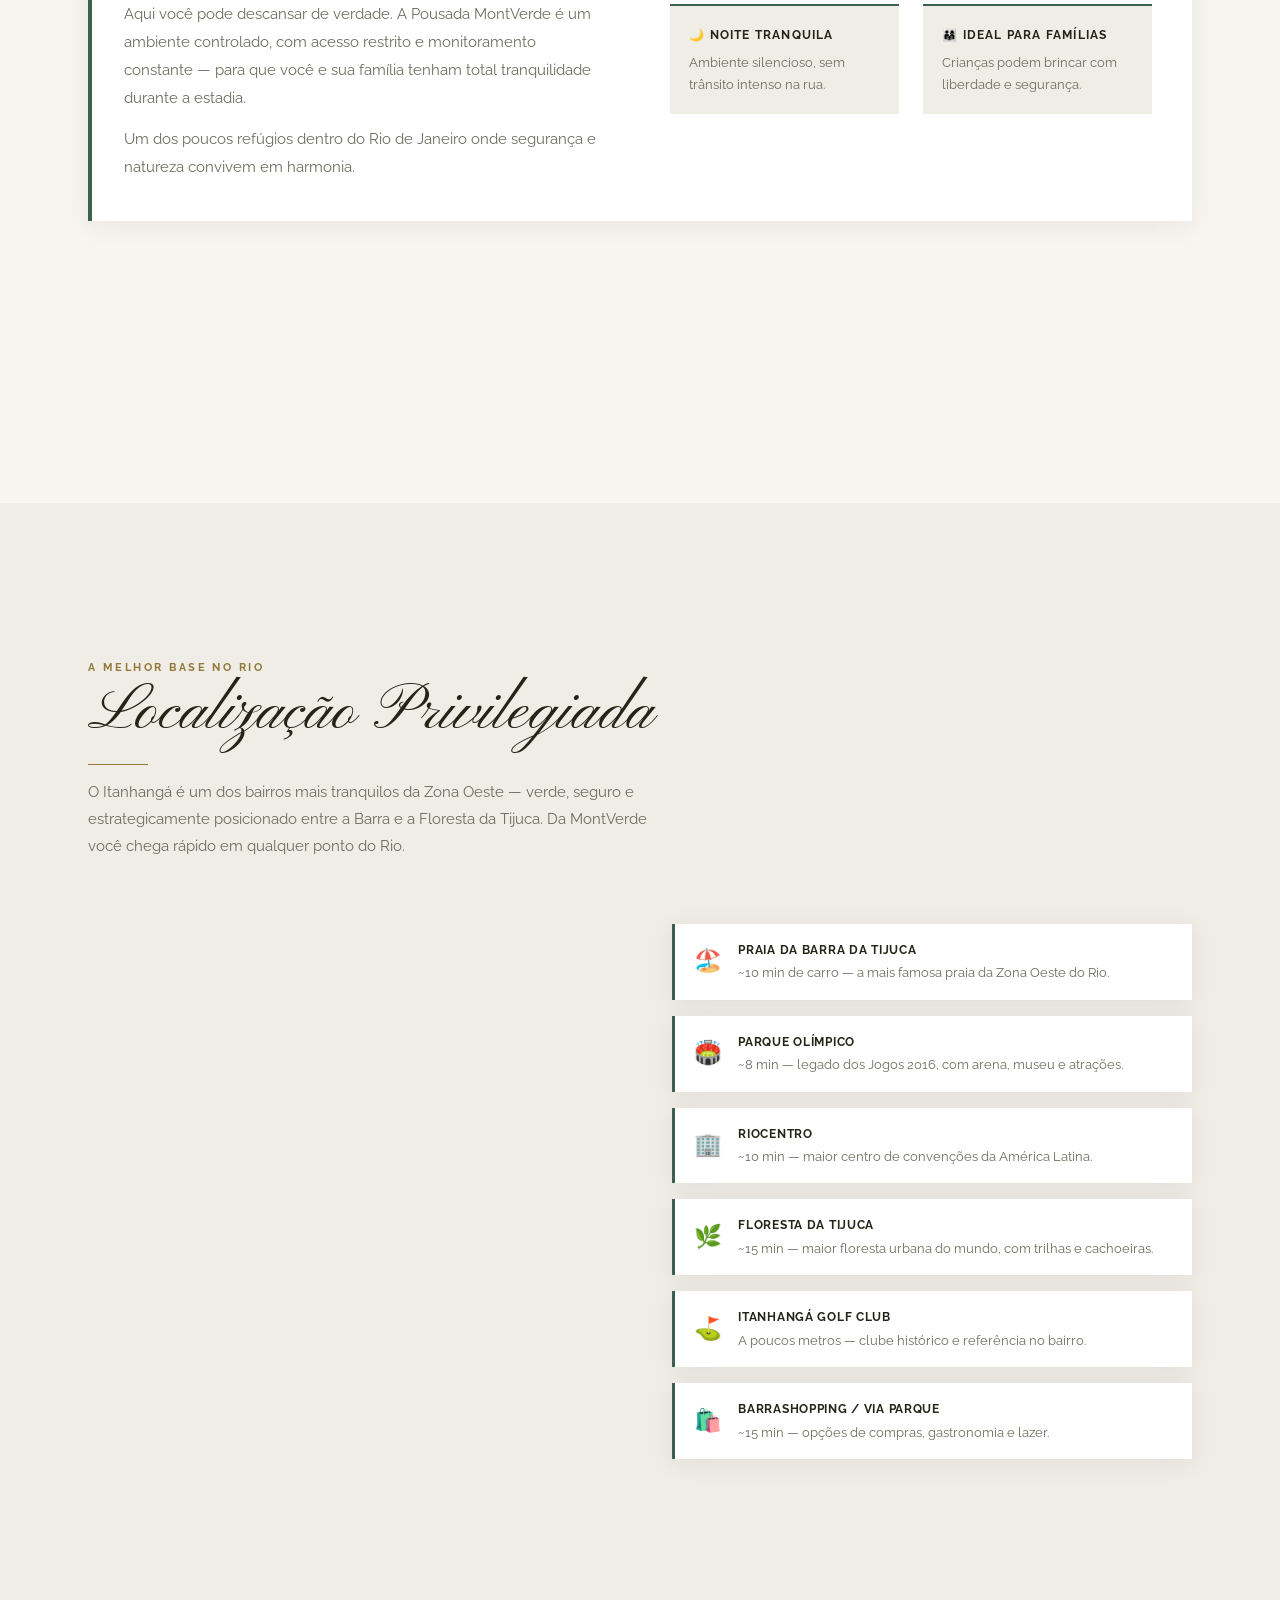
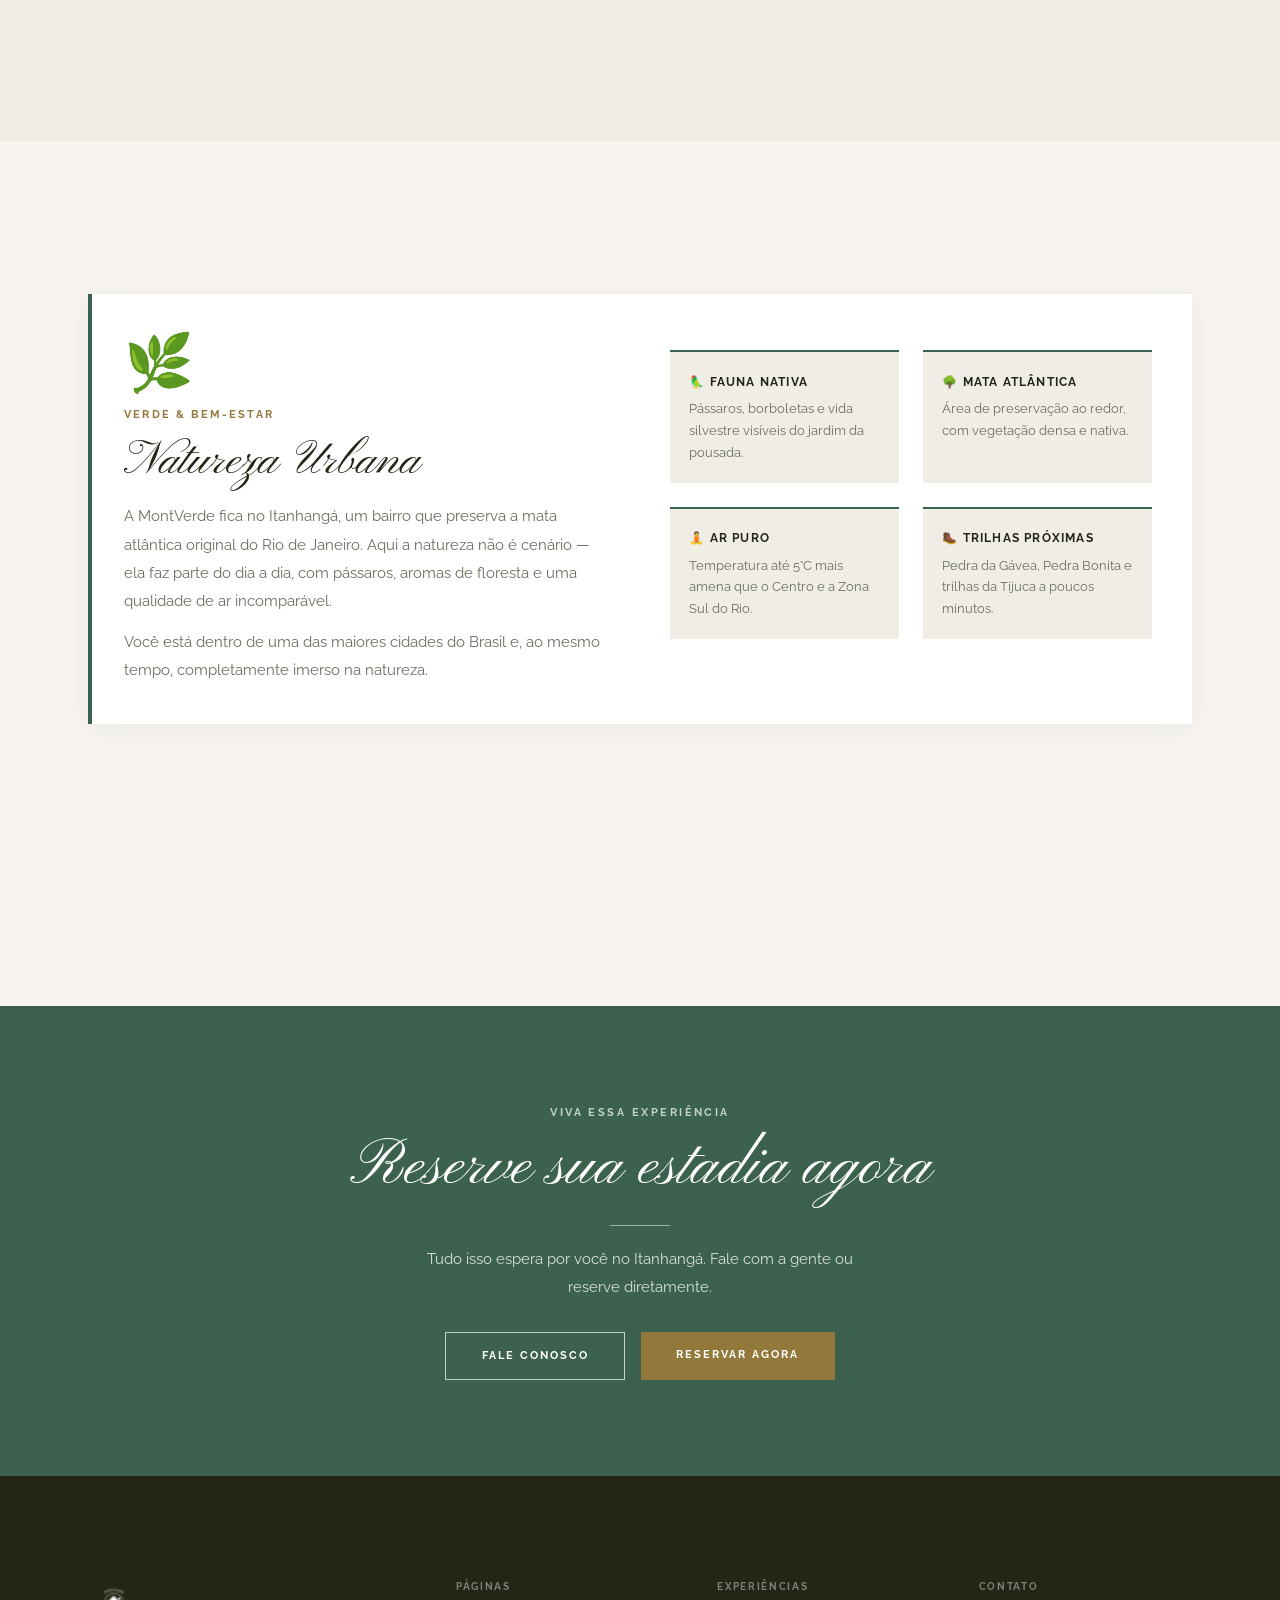
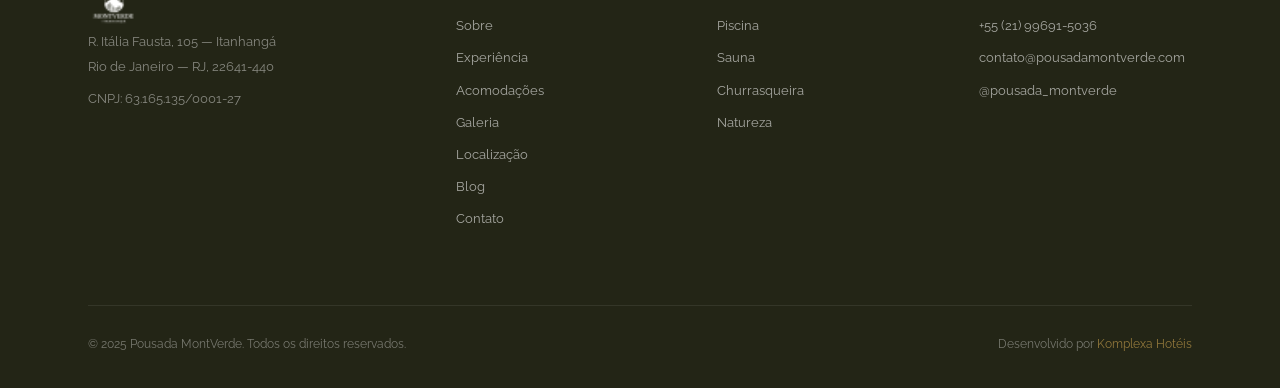
<file: experiencia/index.html>
<!DOCTYPE html>
<html lang="pt-BR">
<head>
<meta charset="UTF-8">
<meta name="viewport" content="width=device-width, initial-scale=1.0">
<link rel="icon" type="image/x-icon" href="../favicon.ico">
<title>Experiência — Pousada MontVerde | Piscina, Sauna, Churrasqueira no Itanhangá, RJ</title>
<meta name="description" content="Descubra as experiências da Pousada MontVerde: piscina, sauna, churrasqueira, natureza e localização privilegiada no Itanhangá, Rio de Janeiro.">
<meta property="og:title" content="Experiência | Pousada MontVerde — Itanhangá, RJ">
<meta property="og:url" content="https://pousadamontverde.com.br/experiencia/">
<link rel="canonical" href="https://pousadamontverde.com.br/experiencia/">
<meta name="twitter:card" content="summary_large_image">
<meta property="og:locale" content="pt_BR">
<meta name="twitter:image" content="https://pousadamontverde.com.br/assets/img/hero/fachada.jpg">

<!-- GTM HEAD -->
<script>(function(w,d,s,l,i){w[l]=w[l]||[];w[l].push({'gtm.start':
new Date().getTime(),event:'gtm.js'});var f=d.getElementsByTagName(s)[0],
j=d.createElement(s),dl=l!='dataLayer'?'&l='+l:'';j.async=true;j.src=
'https://www.googletagmanager.com/gtm.js?id='+i+dl;f.parentNode.insertBefore(j,f);
})(window,document,'script','dataLayer','GTM-MXDKKWH3');</script>

<link href="https://fonts.googleapis.com/css2?family=Pinyon+Script&family=Raleway:wght@300;400;500;600;700&display=swap" rel="stylesheet">
<link rel="stylesheet" href="../assets/css/style.css">
<style>
/* ── EXPERIENCE PAGE SPECIFIC ── */
.exp-intro { max-width:700px; margin:0 auto; text-align:center; }
.exp-intro h2 { margin:.5rem 0 1rem; }
.exp-intro p { margin:0 auto; font-size:1.05rem; }

/* ── FEATURE BLOCK (imagem + texto lado a lado) ── */
.feat-block { display:grid; grid-template-columns:1fr 1fr; gap:clamp(3rem,6vw,6rem); align-items:center; margin-bottom:clamp(5rem,10vw,8rem); }
.feat-block.reverse { direction:rtl; }
.feat-block.reverse > * { direction:ltr; }
.feat-img { position:relative; overflow:hidden; aspect-ratio:4/3; }
.feat-img img { width:100%; height:100%; object-fit:cover; transition:transform .5s; opacity:1; }
.feat-img:hover img { transform:scale(1.04); }
.feat-txt { display:flex; flex-direction:column; gap:.9rem; }
.feat-tag { display:inline-flex; align-items:center; gap:.5rem; font-family:var(--font-body); font-size:.68rem; letter-spacing:.2em; text-transform:uppercase; color:var(--cta); font-weight:700; }
.feat-tag span { font-size:1.3rem; }
.feat-txt h2 { margin:.2rem 0; }
.feat-txt p { font-size:.96rem; }
.feat-list { list-style:none; display:flex; flex-direction:column; gap:.5rem; margin-top:.3rem; }
.feat-list li { display:flex; align-items:flex-start; gap:.6rem; font-size:.88rem; color:var(--text-muted); line-height:1.6; }
.feat-list li::before { content:'—'; color:var(--cta); flex-shrink:0; margin-top:.05rem; }

/* ── TEXT-ONLY CARD (sem foto) ── */
.txt-block { background:var(--surface); border-left:4px solid var(--accent); padding:2.5rem 2.5rem 2.5rem 2rem; box-shadow:var(--shadow); display:grid; grid-template-columns:1fr 1fr; gap:clamp(2rem,5vw,4rem); align-items:start; margin-bottom:clamp(5rem,10vw,8rem); }
.txt-block-icon { font-size:3.5rem; line-height:1; margin-bottom:1rem; display:block; }
.txt-block-tag { display:flex; align-items:center; gap:.5rem; font-family:var(--font-body); font-size:.68rem; letter-spacing:.2em; text-transform:uppercase; color:var(--cta); font-weight:700; margin-bottom:.6rem; }
.txt-block h2 { margin:.2rem 0 .8rem; font-size:clamp(1.8rem,4vw,3rem); }
.txt-block p { font-size:.95rem; }
.txt-block-cols { display:grid; grid-template-columns:1fr 1fr; gap:1.5rem; margin-top:1rem; }
.txt-item { background:var(--surface-light); padding:1.2rem; border-top:2px solid var(--accent); }
.txt-item h4 { font-size:.75rem; letter-spacing:.1em; margin-bottom:.4rem; color:var(--text); }
.txt-item p { font-size:.82rem; max-width:100%; line-height:1.65; }

/* ── MAP CARD ── */
.map-block { margin-bottom:clamp(5rem,10vw,8rem); }
.map-grid { display:grid; grid-template-columns:1fr 1fr; gap:clamp(2.5rem,5vw,4rem); align-items:start; }
.map-embed { background:var(--surface-light); overflow:hidden; aspect-ratio:4/3; position:relative; }
.map-embed iframe { width:100%; height:100%; border:0; display:block; }
.map-list { display:flex; flex-direction:column; gap:1rem; }
.map-item { display:flex; gap:1rem; align-items:flex-start; padding:1rem 1.2rem; background:var(--surface); box-shadow:var(--shadow); border-left:3px solid var(--accent); }
.map-icon { font-size:1.4rem; flex-shrink:0; margin-top:.1rem; }
.map-item h4 { font-size:.75rem; letter-spacing:.06em; color:var(--text); margin-bottom:.2rem; }
.map-item p { font-size:.82rem; max-width:100%; line-height:1.55; margin:0; }

/* ── FOTOS GRID 4 ── */
.area-grid { display:grid; grid-template-columns:repeat(2,1fr); gap:1rem; margin-top:3rem; }
.area-grid img { width:100%; aspect-ratio:4/3; object-fit:cover; opacity:1; transition:transform .4s; }
.area-grid img:hover { transform:scale(1.03); }

/* MOBILE */
@media(max-width:768px){
  .feat-block,.feat-block.reverse { grid-template-columns:1fr; direction:ltr; }
  .txt-block { grid-template-columns:1fr; }
  .txt-block-cols { grid-template-columns:1fr; }
  .map-grid { grid-template-columns:1fr; }
  .area-grid { grid-template-columns:1fr 1fr; }
}
@media(max-width:480px){
  .area-grid { grid-template-columns:1fr; }
}
</style>

<script type="application/ld+json">
{
  "@context": "https://schema.org",
  "@type": "WebPage",
  "name": "Experiência MontVerde — Piscina, Sauna, Churrasqueira e Natureza",
  "description": "Descubra os diferenciais da Pousada MontVerde: piscina, sauna, churrasqueira, segurança e localização privilegiada no Itanhangá, Rio de Janeiro.",
  "url": "https://pousadamontverde.com.br/experiencia/",
  "isPartOf": {"@type":"WebSite","url":"https://pousadamontverde.com.br/","name":"Pousada MontVerde"},
  "breadcrumb": {
    "@type": "BreadcrumbList",
    "itemListElement": [
      {"@type":"ListItem","position":1,"name":"Home","item":"https://pousadamontverde.com.br/"},
      {"@type":"ListItem","position":2,"name":"Experiência","item":"https://pousadamontverde.com.br/experiencia/"}
    ]
  }
}
</script>
</head>
<body>

<!-- GTM BODY -->
<noscript><iframe src="https://www.googletagmanager.com/ns.html?id=GTM-MXDKKWH3" height="0" width="0" style="display:none;visibility:hidden"></iframe></noscript>

<!-- HEADER -->
<header class="hdr solid" id="hdr">
  <div class="hdr-inner">
    <a href="../index.html" class="logo"><img src="../assets/img/logo.png" alt="Pousada MontVerde" class="logo-img"></a>
    <nav class="nav desktop-nav">
      <a href="../sobre/">Sobre</a>
      <a href="../experiencia/" style="color:var(--cta)">Experiência</a>
      <a href="../acomodacoes/">Acomodações</a>
      <a href="../galeria/">Galeria</a>
      <a href="../localizacao/">Localização</a>
      <a href="../blog/">Blog</a>
      <a href="../contato/">Contato</a>
    </nav>
    <a href="https://booking.hqbeds.com.br/montverde/rooms" target="_blank" class="hdr-btn">Reservar</a>
    <button class="ham" id="ham" aria-label="Menu" aria-expanded="false">
      <span></span><span></span><span></span>
    </button>
  </div>
</header>

<div class="mobnav" id="mobnav">
  <a href="../sobre/" onclick="closeMob()">Sobre</a>
  <a href="../experiencia/" onclick="closeMob()">Experiência</a>
  <a href="../acomodacoes/" onclick="closeMob()">Acomodações</a>
  <a href="../galeria/" onclick="closeMob()">Galeria</a>
  <a href="../localizacao/" onclick="closeMob()">Localização</a>
  <a href="../blog/" onclick="closeMob()">Blog</a>
  <a href="../contato/" onclick="closeMob()">Contato</a>
  <a href="https://booking.hqbeds.com.br/montverde/rooms" target="_blank" class="btn-gold" style="margin-top:1rem" onclick="closeMob()">Reservar Agora</a>
</div>

<!-- PAGE HERO -->
<div class="pg-hero">
  <img src="../assets/img/hero/fachada.jpg" alt="Experiência — Pousada MontVerde" class="loaded">
  <div class="pg-hero-c">
    <span class="overline">Bem-estar & Natureza</span>
    <h1>A Experiência MontVerde</h1>
  </div>
</div>

<!-- INTRO -->
<section>
  <div class="container">
    <div class="exp-intro">
      <p class="overline">O que nos diferencia</p>
      <h2>Mais do que uma hospedagem</h2>
      <div class="divider cx"></div>
      <p>Na MontVerde, cada detalhe foi pensado para que sua estadia seja uma experiência completa — do lazer ao descanso, da natureza à conveniência urbana do Rio de Janeiro.</p>
    </div>

    <!-- FOTOS DA ÁREA -->
    <div class="area-grid" style="margin-top:3.5rem">
      <img src="../assets/img/sobre/area-01.jpg" alt="Área externa — Pousada MontVerde">
      <img src="../assets/img/sobre/area-02.jpg" alt="Área comum — Pousada MontVerde">
      <img src="../assets/img/sobre/area-03.jpg" alt="Área de lazer — Pousada MontVerde">
      <img src="../assets/img/sobre/area-04.jpg" alt="Jardim — Pousada MontVerde">
    </div>
  </div>
</section>

<!-- PISCINA — texto (sem foto específica) -->
<section style="background:var(--surface-light)">
  <div class="container">
    <div class="txt-block">
      <div>
        <span class="txt-block-icon">🏊</span>
        <div class="txt-block-tag">Lazer & Relaxamento</div>
        <h2>Piscina</h2>
        <p>Mergulhe em tranquilidade. Nossa piscina é o ponto de encontro ideal para descansar depois de um dia explorando o Rio de Janeiro — seja tomando sol, nadando ou simplesmente contemplando a natureza ao redor.</p>
        <p style="margin-top:.8rem">Um espaço aberto, amplo e seguro para todas as idades.</p>
      </div>
      <div class="txt-block-cols">
        <div class="txt-item">
          <h4>🌤️ Uso livre</h4>
          <p>Disponível para todos os hóspedes durante a estadia.</p>
        </div>
        <div class="txt-item">
          <h4>👨‍👩‍👧 Apta para famílias</h4>
          <p>Espaço seguro e supervisionado para crianças e adultos.</p>
        </div>
        <div class="txt-item">
          <h4>🌿 Entorno verde</h4>
          <p>Rodeada de vegetação nativa — uma pausa na natureza.</p>
        </div>
        <div class="txt-item">
          <h4>☀️ Horário amplo</h4>
          <p>Disponível das 8h às 22h para o conforto de todos.</p>
        </div>
      </div>
    </div>
  </div>
</section>

<!-- SAUNA — com foto -->
<section>
  <div class="container">
    <div class="feat-block">
      <div class="feat-img">
        <img src="../assets/img/sobre/sauna.jpg" alt="Sauna — Pousada MontVerde">
      </div>
      <div class="feat-txt">
        <div class="feat-tag"><span>🧖</span> Bem-estar</div>
        <h2>Sauna</h2>
        <div class="divider" style="margin:.5rem 0"></div>
        <p>Renove as energias com uma sessão na nossa sauna. O calor seco alivia tensões musculares, melhora a circulação e proporciona aquele relaxamento profundo que você merece após um dia cheio.</p>
        <ul class="feat-list">
          <li>Sessões disponíveis para hóspedes mediante agendamento</li>
          <li>Ideal para recuperação após trilhas e passeios</li>
          <li>Ambiente limpo, privativo e bem ventilado</li>
          <li>Recomendada para quem busca bem-estar e desintoxicação</li>
        </ul>
      </div>
    </div>
  </div>
</section>

<!-- CHURRASQUEIRA — com foto -->
<section style="background:var(--surface-light)">
  <div class="container">
    <div class="feat-block reverse">
      <div class="feat-img">
        <img src="../assets/img/sobre/churrasqueira.jpg" alt="Churrasqueira — Pousada MontVerde">
      </div>
      <div class="feat-txt">
        <div class="feat-tag"><span>🔥</span> Gastronomia & Convívio</div>
        <h2>Churrasqueira</h2>
        <div class="divider" style="margin:.5rem 0"></div>
        <p>Nossa área de churrasqueira foi feita para reunir pessoas. Um espaço amplo e bem equipado para que grupos, famílias e amigos celebrem bons momentos com o sabor inconfundível de um bom churrasco.</p>
        <ul class="feat-list">
          <li>Disponível para uso dos hóspedes mediante reserva</li>
          <li>Área coberta e protegida para dias nublados</li>
          <li>Ideal para grupos, aniversários e comemorações</li>
          <li>Mesas e cadeiras para acomodar grupos maiores</li>
        </ul>
      </div>
    </div>
  </div>
</section>

<!-- SEGURANÇA — texto -->
<section>
  <div class="container">
    <div class="txt-block">
      <div>
        <span class="txt-block-icon">🔐</span>
        <div class="txt-block-tag">Tranquilidade & Privacidade</div>
        <h2>Segurança</h2>
        <p>Aqui você pode descansar de verdade. A Pousada MontVerde é um ambiente controlado, com acesso restrito e monitoramento constante — para que você e sua família tenham total tranquilidade durante a estadia.</p>
        <p style="margin-top:.8rem">Um dos poucos refúgios dentro do Rio de Janeiro onde segurança e natureza convivem em harmonia.</p>
      </div>
      <div class="txt-block-cols">
        <div class="txt-item">
          <h4>🚪 Acesso controlado</h4>
          <p>Entrada exclusiva para hóspedes e visitantes autorizados.</p>
        </div>
        <div class="txt-item">
          <h4>📹 Monitoramento</h4>
          <p>Câmeras de segurança em áreas comuns 24 horas.</p>
        </div>
        <div class="txt-item">
          <h4>🌙 Noite tranquila</h4>
          <p>Ambiente silencioso, sem trânsito intenso na rua.</p>
        </div>
        <div class="txt-item">
          <h4>👨‍👩‍👧 Ideal para famílias</h4>
          <p>Crianças podem brincar com liberdade e segurança.</p>
        </div>
      </div>
    </div>
  </div>
</section>

<!-- LOCALIZAÇÃO — mapa + lista -->
<section style="background:var(--surface-light)">
  <div class="container map-block">
    <div class="sec-head">
      <p class="overline">A melhor base no Rio</p>
      <h2>Localização Privilegiada</h2>
      <div class="divider" style="margin:.8rem 0"></div>
      <p>O Itanhangá é um dos bairros mais tranquilos da Zona Oeste — verde, seguro e estrategicamente posicionado entre a Barra e a Floresta da Tijuca. Da MontVerde você chega rápido em qualquer ponto do Rio.</p>
    </div>
    <div class="map-grid">
      <div class="map-embed">
        <iframe
          src="https://maps.google.com/maps?q=R.+It%C3%A1lia+Fausta+105+Itanh%C3%A3ng%C3%A1+Rio+de+Janeiro&output=embed"
          allowfullscreen loading="lazy" referrerpolicy="no-referrer-when-downgrade"
          title="Mapa — Pousada MontVerde">
        </iframe>
      </div>
      <div class="map-list">
        <div class="map-item">
          <span class="map-icon">🏖️</span>
          <div><h4>Praia da Barra da Tijuca</h4><p>~10 min de carro — a mais famosa praia da Zona Oeste do Rio.</p></div>
        </div>
        <div class="map-item">
          <span class="map-icon">🏟️</span>
          <div><h4>Parque Olímpico</h4><p>~8 min — legado dos Jogos 2016, com arena, museu e atrações.</p></div>
        </div>
        <div class="map-item">
          <span class="map-icon">🏢</span>
          <div><h4>RioCentro</h4><p>~10 min — maior centro de convenções da América Latina.</p></div>
        </div>
        <div class="map-item">
          <span class="map-icon">🌿</span>
          <div><h4>Floresta da Tijuca</h4><p>~15 min — maior floresta urbana do mundo, com trilhas e cachoeiras.</p></div>
        </div>
        <div class="map-item">
          <span class="map-icon">⛳</span>
          <div><h4>Itanhangá Golf Club</h4><p>A poucos metros — clube histórico e referência no bairro.</p></div>
        </div>
        <div class="map-item">
          <span class="map-icon">🛍️</span>
          <div><h4>BarraShopping / Via Parque</h4><p>~15 min — opções de compras, gastronomia e lazer.</p></div>
        </div>
      </div>
    </div>
  </div>
</section>

<!-- NATUREZA — texto -->
<section>
  <div class="container">
    <div class="txt-block">
      <div>
        <span class="txt-block-icon">🌿</span>
        <div class="txt-block-tag">Verde & Bem-estar</div>
        <h2>Natureza Urbana</h2>
        <p>A MontVerde fica no Itanhangá, um bairro que preserva a mata atlântica original do Rio de Janeiro. Aqui a natureza não é cenário — ela faz parte do dia a dia, com pássaros, aromas de floresta e uma qualidade de ar incomparável.</p>
        <p style="margin-top:.8rem">Você está dentro de uma das maiores cidades do Brasil e, ao mesmo tempo, completamente imerso na natureza.</p>
      </div>
      <div class="txt-block-cols">
        <div class="txt-item">
          <h4>🦜 Fauna nativa</h4>
          <p>Pássaros, borboletas e vida silvestre visíveis do jardim da pousada.</p>
        </div>
        <div class="txt-item">
          <h4>🌳 Mata Atlântica</h4>
          <p>Área de preservação ao redor, com vegetação densa e nativa.</p>
        </div>
        <div class="txt-item">
          <h4>🧘 Ar puro</h4>
          <p>Temperatura até 5°C mais amena que o Centro e a Zona Sul do Rio.</p>
        </div>
        <div class="txt-item">
          <h4>🥾 Trilhas próximas</h4>
          <p>Pedra da Gávea, Pedra Bonita e trilhas da Tijuca a poucos minutos.</p>
        </div>
      </div>
    </div>
  </div>
</section>

<!-- CTA -->
<section style="background:var(--accent);padding:clamp(4rem,8vw,6rem) 0">
  <div class="container" style="text-align:center">
    <p class="overline" style="color:rgba(255,255,255,.7);text-align:center;display:block;margin:0 auto">Viva essa experiência</p>
    <h2 style="color:#fff;margin:.6rem auto 1rem;text-align:center">Reserve sua estadia agora</h2>
    <div class="divider cx" style="background:rgba(255,255,255,.5)"></div>
    <p style="color:rgba(255,255,255,.8);margin:.8rem auto 2rem;max-width:50ch">Tudo isso espera por você no Itanhangá. Fale com a gente ou reserve diretamente.</p>
    <div style="display:flex;gap:1rem;justify-content:center;flex-wrap:wrap">
      <a href="../contato/" class="btn-outline-w">Fale Conosco</a>
      <a href="https://booking.hqbeds.com.br/montverde/rooms" target="_blank" class="btn-gold">Reservar Agora</a>
    </div>
  </div>
</section>

<!-- FOOTER -->
<footer>
  <div class="container">
    <div class="ft-grid">
      <div class="ft-brand">
        <a href="../index.html" class="ft-logo"><img src="../assets/img/logo.png" alt="Pousada MontVerde" class="logo-img" style="height:52px;filter:brightness(0) invert(1)"></a>
        <p>R. Itália Fausta, 105 — Itanhangá<br>Rio de Janeiro — RJ, 22641-440</p>
        <p style="margin-top:.5rem">CNPJ: 63.165.135/0001-27</p>
      </div>
      <div class="ft-col"><h4>Páginas</h4><a href="../sobre/">Sobre</a><a href="../experiencia/">Experiência</a><a href="../acomodacoes/">Acomodações</a><a href="../galeria/">Galeria</a><a href="../localizacao/">Localização</a><a href="../blog/">Blog</a><a href="../contato/">Contato</a></div>
      <div class="ft-col"><h4>Experiências</h4><span>Piscina</span><span>Sauna</span><span>Churrasqueira</span><span>Natureza</span></div>
      <div class="ft-col"><h4>Contato</h4><span>+55 (21) 99691-5036</span><a href="mailto:contato@pousadamontverde.com">contato@pousadamontverde.com</a><a href="https://instagram.com/pousada_montverde" target="_blank" rel="noopener">@pousada_montverde</a></div>
    </div>
    <div class="ft-bottom">
      <p>© 2025 Pousada MontVerde. Todos os direitos reservados.</p>
      <p>Desenvolvido por <a href="#">Komplexa Hotéis</a></p>
    </div>
  </div>
</footer>

<!-- WA BUTTON -->
<a class="wa-btn" href="https://wa.me/5521996915036?text=Ol%C3%A1%2C%20tenho%20interesse%20em%20me%20hospedar%20na%20Pousada%20MontVerde%21" target="_blank" rel="noopener" aria-label="WhatsApp">
  <svg width="26" height="26" viewBox="0 0 24 24" fill="white"><path d="M17.472 14.382c-.297-.149-1.758-.867-2.03-.967-.273-.099-.471-.148-.67.15-.197.297-.767.966-.94 1.164-.173.199-.347.223-.644.075-.297-.15-1.255-.463-2.39-1.475-.883-.788-1.48-1.761-1.653-2.059-.173-.297-.018-.458.13-.606.134-.133.298-.347.446-.52.149-.174.198-.298.298-.497.099-.198.05-.371-.025-.52-.075-.149-.669-1.612-.916-2.207-.242-.579-.487-.5-.669-.51-.173-.008-.371-.01-.57-.01-.198 0-.52.074-.792.372-.272.297-1.04 1.016-1.04 2.479 0 1.462 1.065 2.875 1.213 3.074.149.198 2.096 3.2 5.077 4.487.709.306 1.262.489 1.694.625.712.227 1.36.195 1.871.118.571-.085 1.758-.719 2.006-1.413.248-.694.248-1.289.173-1.413-.074-.124-.272-.198-.57-.347m-5.421 7.403h-.004a9.87 9.87 0 01-5.031-1.378l-.361-.214-3.741.982.998-3.648-.235-.374a9.86 9.86 0 01-1.51-5.26c.001-5.45 4.436-9.884 9.888-9.884 2.64 0 5.122 1.03 6.988 2.898a9.825 9.825 0 012.893 6.994c-.003 5.45-4.437 9.884-9.885 9.884m8.413-18.297A11.815 11.815 0 0012.05 0C5.495 0 .16 5.335.157 11.892c0 2.096.547 4.142 1.588 5.945L.057 24l6.305-1.654a11.882 11.882 0 005.683 1.448h.005c6.554 0 11.89-5.335 11.893-11.893a11.821 11.821 0 00-3.48-8.413z"/></svg>
</a>

<script src="../assets/js/main.js"></script>
</body>
</html>
</file>
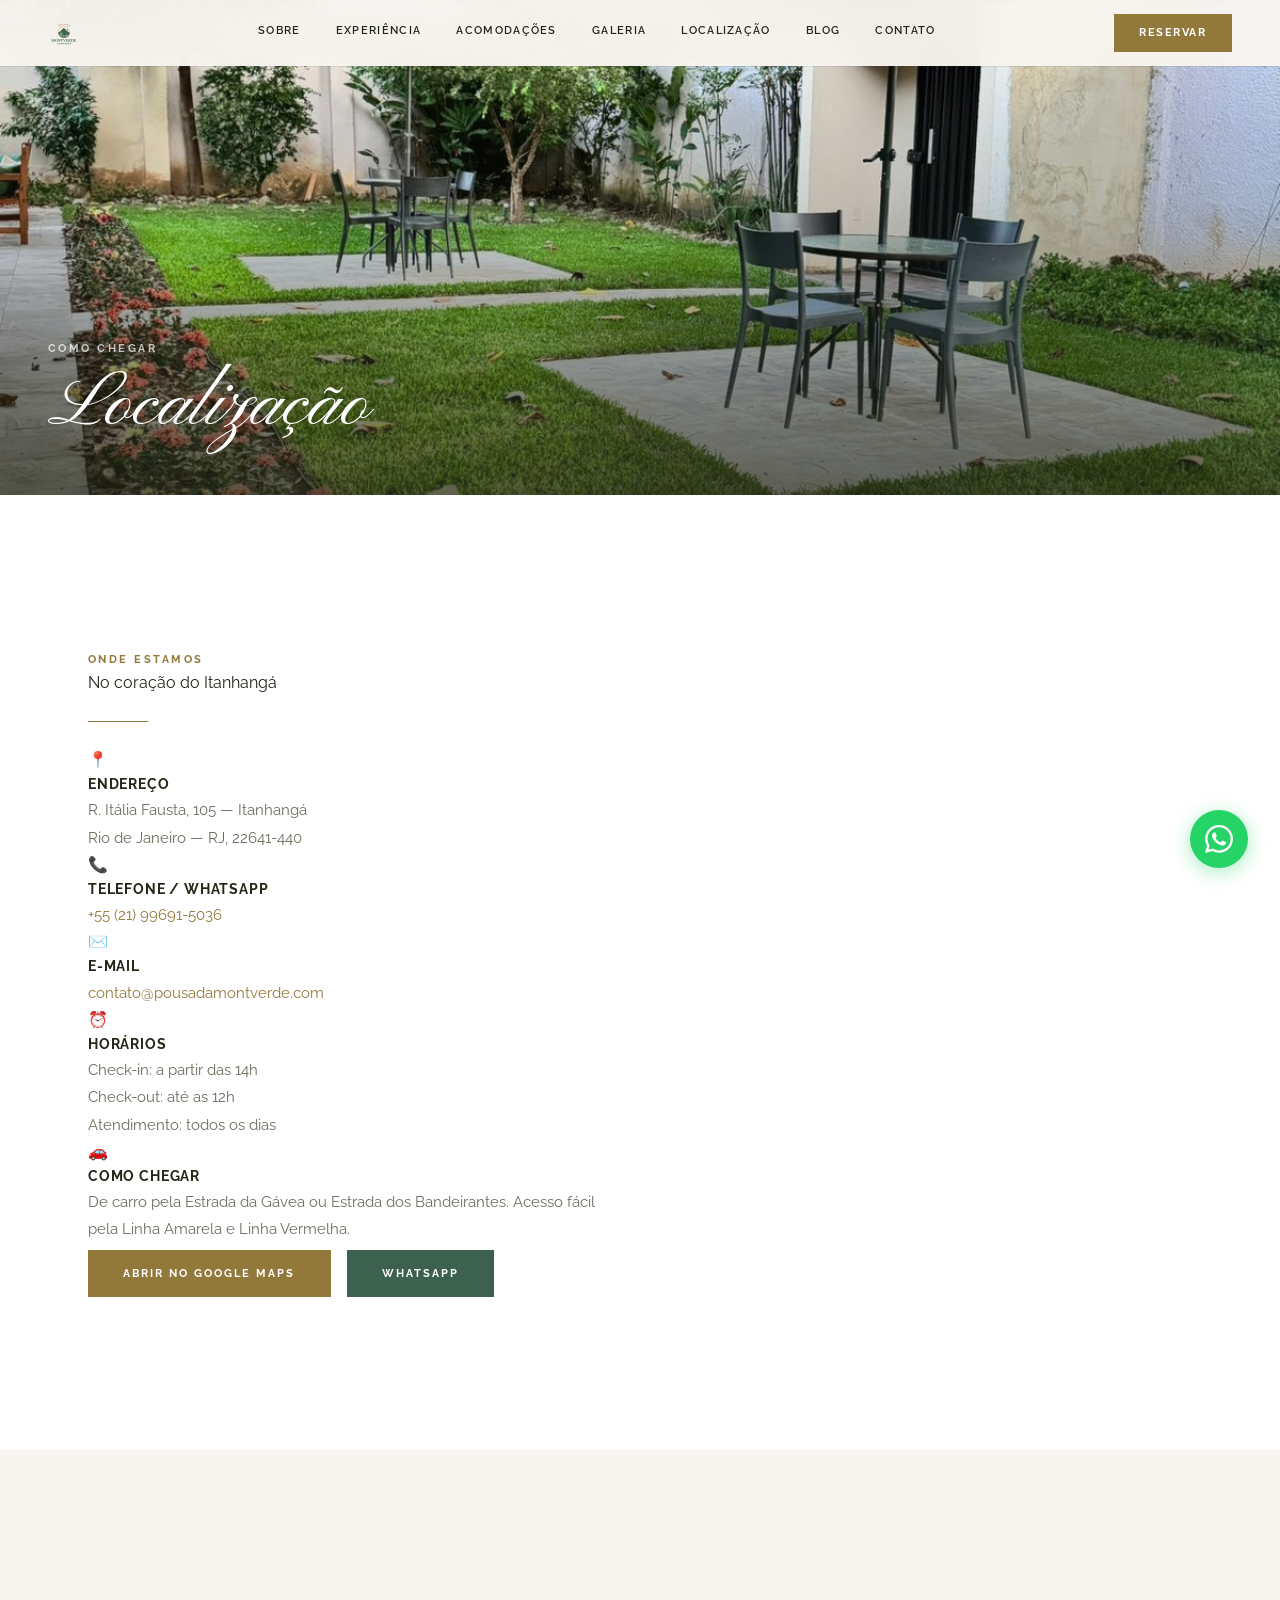
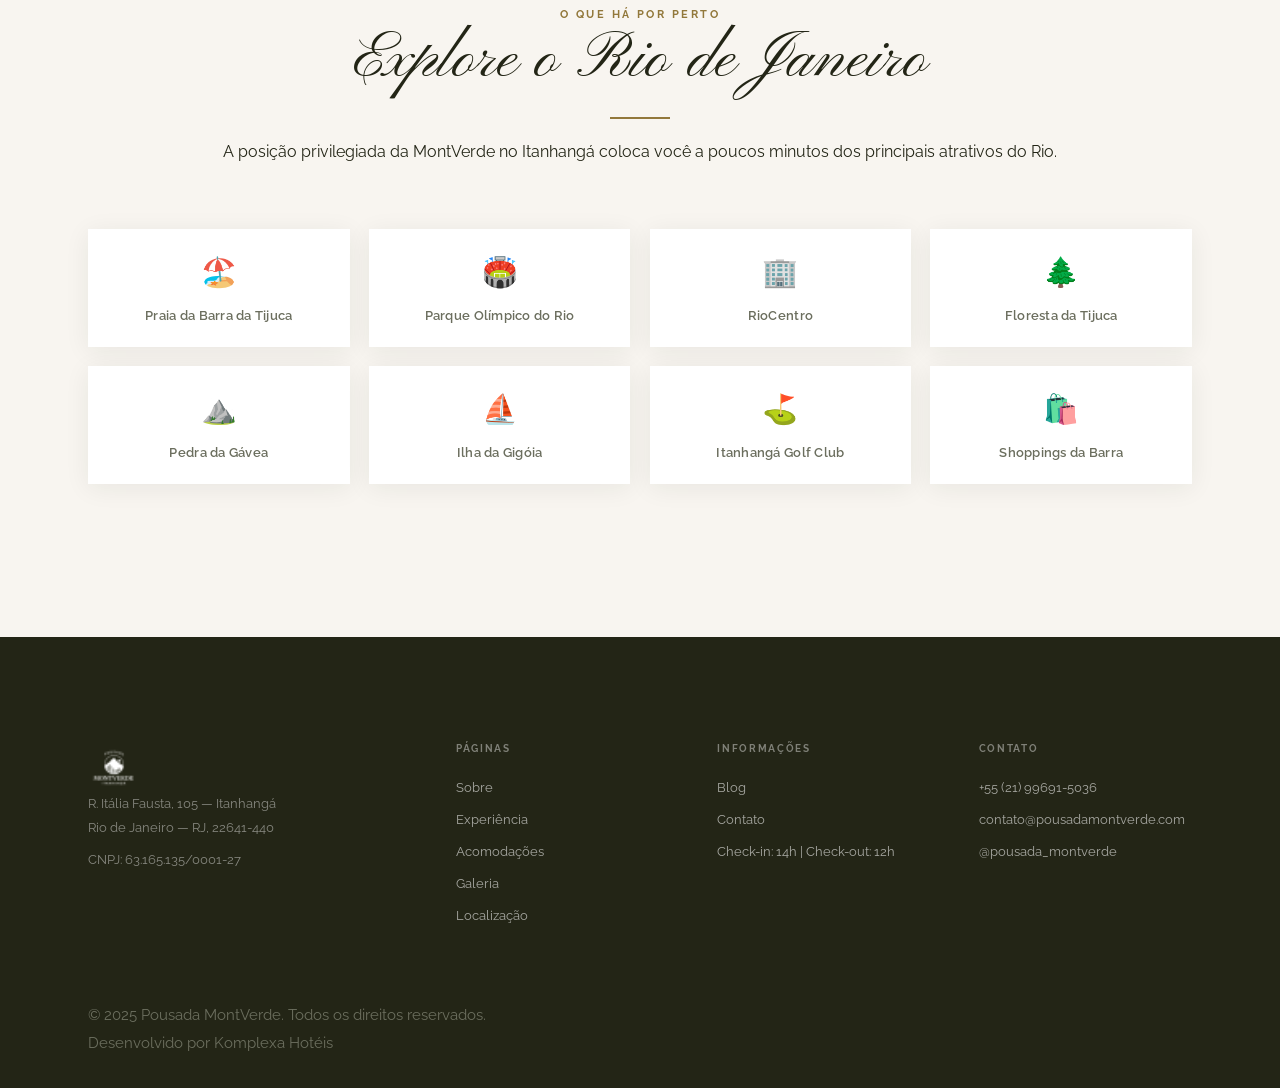
<file: localizacao/index.html>
<!DOCTYPE html>
<html lang="pt-BR">
<head>
<meta charset="UTF-8">
<meta name="viewport" content="width=device-width, initial-scale=1.0">
<link rel="icon" type="image/x-icon" href="../favicon.ico">
<title>Localização — Pousada MontVerde | Itanhangá, Rio de Janeiro</title>
<meta name="description" content="Encontre a Pousada MontVerde: R. Itália Fausta, 105 — Itanhangá, Rio de Janeiro. Próxima à Barra, Parque Olímpico e RioCentro.">
<meta property="og:title" content="Localização | Pousada MontVerde — Itanhangá, RJ">
<meta property="og:url" content="https://pousadamontverde.com.br/localizacao/">
<link rel="canonical" href="https://pousadamontverde.com.br/localizacao/">
<meta name="twitter:card" content="summary_large_image">
<meta property="og:locale" content="pt_BR">
<meta name="twitter:image" content="https://pousadamontverde.com.br/assets/img/hero/fachada.jpg">

<!-- GTM HEAD -->
<script>(function(w,d,s,l,i){w[l]=w[l]||[];w[l].push({'gtm.start':
new Date().getTime(),event:'gtm.js'});var f=d.getElementsByTagName(s)[0],
j=d.createElement(s),dl=l!='dataLayer'?'&l='+l:'';j.async=true;j.src=
'https://www.googletagmanager.com/gtm.js?id='+i+dl;f.parentNode.insertBefore(j,f);
})(window,document,'script','dataLayer','GTM-MXDKKWH3');</script>

<link href="https://fonts.googleapis.com/css2?family=Pinyon+Script&family=Raleway:wght@300;400;500;600&display=swap" rel="stylesheet">
<link rel="stylesheet" href="../assets/css/style.css">

<script type="application/ld+json">
{
  "@context": "https://schema.org",
  "@type": "WebPage",
  "name": "Localização — Pousada MontVerde | Como Chegar ao Itanhangá, RJ",
  "description": "Encontre a Pousada MontVerde no Itanhangá, Rio de Janeiro. Próxima à Praia da Barra, Parque Olímpico, RioCentro e Floresta da Tijuca.",
  "url": "https://pousadamontverde.com.br/localizacao/",
  "isPartOf": {"@type":"WebSite","url":"https://pousadamontverde.com.br/","name":"Pousada MontVerde"},
  "breadcrumb": {
    "@type": "BreadcrumbList",
    "itemListElement": [
      {"@type":"ListItem","position":1,"name":"Home","item":"https://pousadamontverde.com.br/"},
      {"@type":"ListItem","position":2,"name":"Localização","item":"https://pousadamontverde.com.br/localizacao/"}
    ]
  }
}
</script>
</head>
<body>

<noscript><iframe src="https://www.googletagmanager.com/ns.html?id=GTM-MXDKKWH3"
height="0" width="0" style="display:none;visibility:hidden"></iframe></noscript>

<!-- HEADER -->
<header class="hdr solid" id="hdr">
  <div class="hdr-inner">
    <a href="../index.html" class="logo"><img src="../assets/img/logo.png" alt="Pousada MontVerde" class="logo-img">
</a>
    <nav class="nav desktop-nav">
      <a href="../sobre/">Sobre</a>
      <a href="../experiencia/">Experiência</a>
      <a href="../acomodacoes/">Acomodações</a>
      <a href="../galeria/">Galeria</a>
      <a href="../localizacao/">Localização</a>
      <a href="../blog/">Blog</a>
      <a href="../contato/">Contato</a>
    </nav>
    <a href="https://booking.hqbeds.com.br/montverde/rooms" class="hdr-btn">Reservar</a>
    <button class="ham" id="ham" aria-label="Menu" aria-expanded="false">
      <span></span><span></span><span></span>
    </button>
  </div>
</header>

<div class="mobnav" id="mobnav">
  <a href="../sobre/" onclick="closeMob()">Sobre</a>
  <a href="../experiencia/" onclick="closeMob()">Experiência</a>
  <a href="../acomodacoes/" onclick="closeMob()">Acomodações</a>
  <a href="../galeria/" onclick="closeMob()">Galeria</a>
  <a href="../localizacao/" onclick="closeMob()">Localização</a>
  <a href="../blog/" onclick="closeMob()">Blog</a>
  <a href="../contato/" onclick="closeMob()">Contato</a>
  <a href="https://booking.hqbeds.com.br/montverde/rooms" class="btn-gold" style="margin-top:1rem" onclick="closeMob()">Reservar Agora</a>
</div>

<!-- PAGE HERO -->
<div class="pg-hero">
  <img src="../assets/img/hero/fachada.jpg" alt="Localização — Pousada MontVerde" class="loaded">
  <div class="pg-hero-c">
    <span class="overline">Como Chegar</span>
    <h1>Localização</h1>
  </div>
</div>

<!-- LOCALIZAÇÃO -->
<section style="background:var(--surface)">
  <div class="container">
    <div class="loc-grid">
      <div class="loc-info">
        <div>
          <p class="overline">Onde Estamos</p>
          <h2style="font-size:clamp(2.2rem,4vw,3.5rem)">No coração do Itanhangá</h2>
          <div class="divider"style="margin:1.5rem 0"></div>
        </div>

        <div class="loc-item">
          <div class="loc-icon">📍</div>
          <div class="loc-item-txt">
            <h4>Endereço</h4>
            <p>R. Itália Fausta, 105 — Itanhangá<br>Rio de Janeiro — RJ, 22641-440</p>
          </div>
        </div>

        <div class="loc-item">
          <div class="loc-icon">📞</div>
          <div class="loc-item-txt">
            <h4>Telefone / WhatsApp</h4>
            <p><a href="https://wa.me/5521996915036?text=Ol%C3%A1%2C%20tenho%20interesse%20em%20me%20hospedar%20na%20Pousada%20MontVerde%21" style="color:var(--cta)">+55 (21) 99691-5036</a></p>
          </div>
        </div>

        <div class="loc-item">
          <div class="loc-icon">✉️</div>
          <div class="loc-item-txt">
            <h4>E-mail</h4>
            <p><a href="mailto:contato@pousadamontverde.com" style="color:var(--cta)">contato@pousadamontverde.com</a></p>
          </div>
        </div>

        <div class="loc-item">
          <div class="loc-icon">⏰</div>
          <div class="loc-item-txt">
            <h4>Horários</h4>
            <p>Check-in: a partir das 14h<br>Check-out: até as 12h<br>Atendimento: todos os dias</p>
          </div>
        </div>

        <div class="loc-item">
          <div class="loc-icon">🚗</div>
          <div class="loc-item-txt">
            <h4>Como Chegar</h4>
            <p>De carro pela Estrada da Gávea ou Estrada dos Bandeirantes. Acesso fácil pela Linha Amarela e Linha Vermelha.</p>
          </div>
        </div>

        <div style="display:flex;gap:1rem;flex-wrap:wrap;margin-top:.5rem">
          <a href="https://maps.google.com/?q=R.+Itália+Fausta,+105,+Itanhangá,+Rio+de+Janeiro" target="_blank" rel="noopener" class="btn-gold">Abrir no Google Maps</a>
          <a href="https://wa.me/5521996915036?text=Ol%C3%A1%2C%20tenho%20interesse%20em%20me%20hospedar%20na%20Pousada%20MontVerde%21" target="_blank" rel="noopener" class="btn-primary" style="text-decoration:none;color:#fff">WhatsApp</a>
        </div>
      </div>

      <div>
        <!-- Google Maps Embed — Substituir pelo iframe real do Google Maps -->
        <div class="map-frame">
          <iframe
            src="https://maps.google.com/maps?q=R.+It%C3%A1lia+Fausta+105+Itanh%C3%A3ng%C3%A1+Rio+de+Janeiro&output=embed"
            width="100%"
            height="420"
            style="border:0;"
            allowfullscreen=""
            loading="lazy"
            referrerpolicy="no-referrer-when-downgrade"
            title="Localização Pousada MontVerde no Google Maps">
          </iframe>
          <!-- SUBSTITUIR: Cole aqui o iframe do Google Maps da pousada -->
        </div>
      </div>
    </div>
  </div>
</section>

<!-- PONTOS PRÓXIMOS -->
<section>
  <div class="container">
    <div class="sec-head c">
      <p class="overline">O que há por perto</p>
      <h2>Explore o Rio de Janeiro</h2>
      <div class="divider cx"></div>
      <pstyle="margin:0 auto">A posição privilegiada da MontVerde no Itanhangá coloca você a poucos minutos dos principais atrativos do Rio.</p>
    </div>
    <div class="nearby-g" style="display:grid;grid-template-columns:repeat(4,1fr);gap:1.2rem;margin-top:2rem">
      <div class="nearby-item"><div class="ni-icon">🏖️</div><span>Praia da Barra da Tijuca</span></div>
      <div class="nearby-item"><div class="ni-icon">🏟️</div><span>Parque Olímpico do Rio</span></div>
      <div class="nearby-item"><div class="ni-icon">🏢</div><span>RioCentro</span></div>
      <div class="nearby-item"><div class="ni-icon">🌲</div><span>Floresta da Tijuca</span></div>
      <div class="nearby-item"><div class="ni-icon">⛰️</div><span>Pedra da Gávea</span></div>
      <div class="nearby-item"><div class="ni-icon">⛵</div><span>Ilha da Gigóia</span></div>
      <div class="nearby-item"><div class="ni-icon">⛳</div><span>Itanhangá Golf Club</span></div>
      <div class="nearby-item"><div class="ni-icon">🛍️</div><span>Shoppings da Barra</span></div>
    </div>
  </div>
</section>

<!-- FOOTER -->
<footer class="footer">
  <div class="container">
    <div class="ft-grid">
      <div class="ft-brand">
        <a href="../index.html" class="ft-logo"><img src="../assets/img/logo.png" alt="Pousada MontVerde" class="logo-img" style="height:52px;filter:brightness(0) invert(1);opacity:1"></a>
        <p>R. Itália Fausta, 105 — Itanhangá</p>
        <p>Rio de Janeiro — RJ, 22641-440</p>
        <p style="margin-top:.5rem">CNPJ: 63.165.135/0001-27</p>
      </div>
      <div class="ft-col"><h4>Páginas</h4><a href="../sobre/">Sobre</a>
      <a href="../experiencia/">Experiência</a><a href="../acomodacoes/">Acomodações</a><a href="../galeria/">Galeria</a><a href="../localizacao/">Localização</a></div>
      <div class="ft-col"><h4>Informações</h4><a href="../blog/">Blog</a><a href="../contato/">Contato</a><span>Check-in: 14h | Check-out: 12h</span></div>
      <div class="ft-col"><h4>Contato</h4><span>+55 (21) 99691-5036</span><a href="mailto:contato@pousadamontverde.com">contato@pousadamontverde.com</a><a href="https://instagram.com/pousada_montverde" target="_blank" rel="noopener">@pousada_montverde</a></div>
    </div>
    <div class="ft-bot">
      <p>© 2025 Pousada MontVerde. Todos os direitos reservados.</p>
      <p>Desenvolvido por <a href="#">Komplexa Hotéis</a></p>
    </div>
  </div>
</footer>

<a class="wa-btn" href="https://wa.me/5521996915036?text=Ol%C3%A1%2C%20tenho%20interesse%20em%20me%20hospedar%20na%20Pousada%20MontVerde%21" target="_blank" rel="noopener" aria-label="WhatsApp">
  <svg width="26" height="26" viewBox="0 0 24 24" fill="white"><path d="M17.472 14.382c-.297-.149-1.758-.867-2.03-.967-.273-.099-.471-.148-.67.15-.197.297-.767.966-.94 1.164-.173.199-.347.223-.644.075-.297-.15-1.255-.463-2.39-1.475-.883-.788-1.48-1.761-1.653-2.059-.173-.297-.018-.458.13-.606.134-.133.298-.347.446-.52.149-.174.198-.298.298-.497.099-.198.05-.371-.025-.52-.075-.149-.669-1.612-.916-2.207-.242-.579-.487-.5-.669-.51-.173-.008-.371-.01-.57-.01-.198 0-.52.074-.792.372-.272.297-1.04 1.016-1.04 2.479 0 1.462 1.065 2.875 1.213 3.074.149.198 2.096 3.2 5.077 4.487.709.306 1.262.489 1.694.625.712.227 1.36.195 1.871.118.571-.085 1.758-.719 2.006-1.413.248-.694.248-1.289.173-1.413-.074-.124-.272-.198-.57-.347m-5.421 7.403h-.004a9.87 9.87 0 01-5.031-1.378l-.361-.214-3.741.982.998-3.648-.235-.374a9.86 9.86 0 01-1.51-5.26c.001-5.45 4.436-9.884 9.888-9.884 2.64 0 5.122 1.03 6.988 2.898a9.825 9.825 0 012.893 6.994c-.003 5.45-4.437 9.884-9.885 9.884m8.413-18.297A11.815 11.815 0 0012.05 0C5.495 0 .16 5.335.157 11.892c0 2.096.547 4.142 1.588 5.945L.057 24l6.305-1.654a11.882 11.882 0 005.683 1.448h.005c6.554 0 11.89-5.335 11.893-11.893a11.821 11.821 0 00-3.48-8.413z"/></svg>
</a>

<script src="../assets/js/main.js"></script>
</body>
</html>
</file>
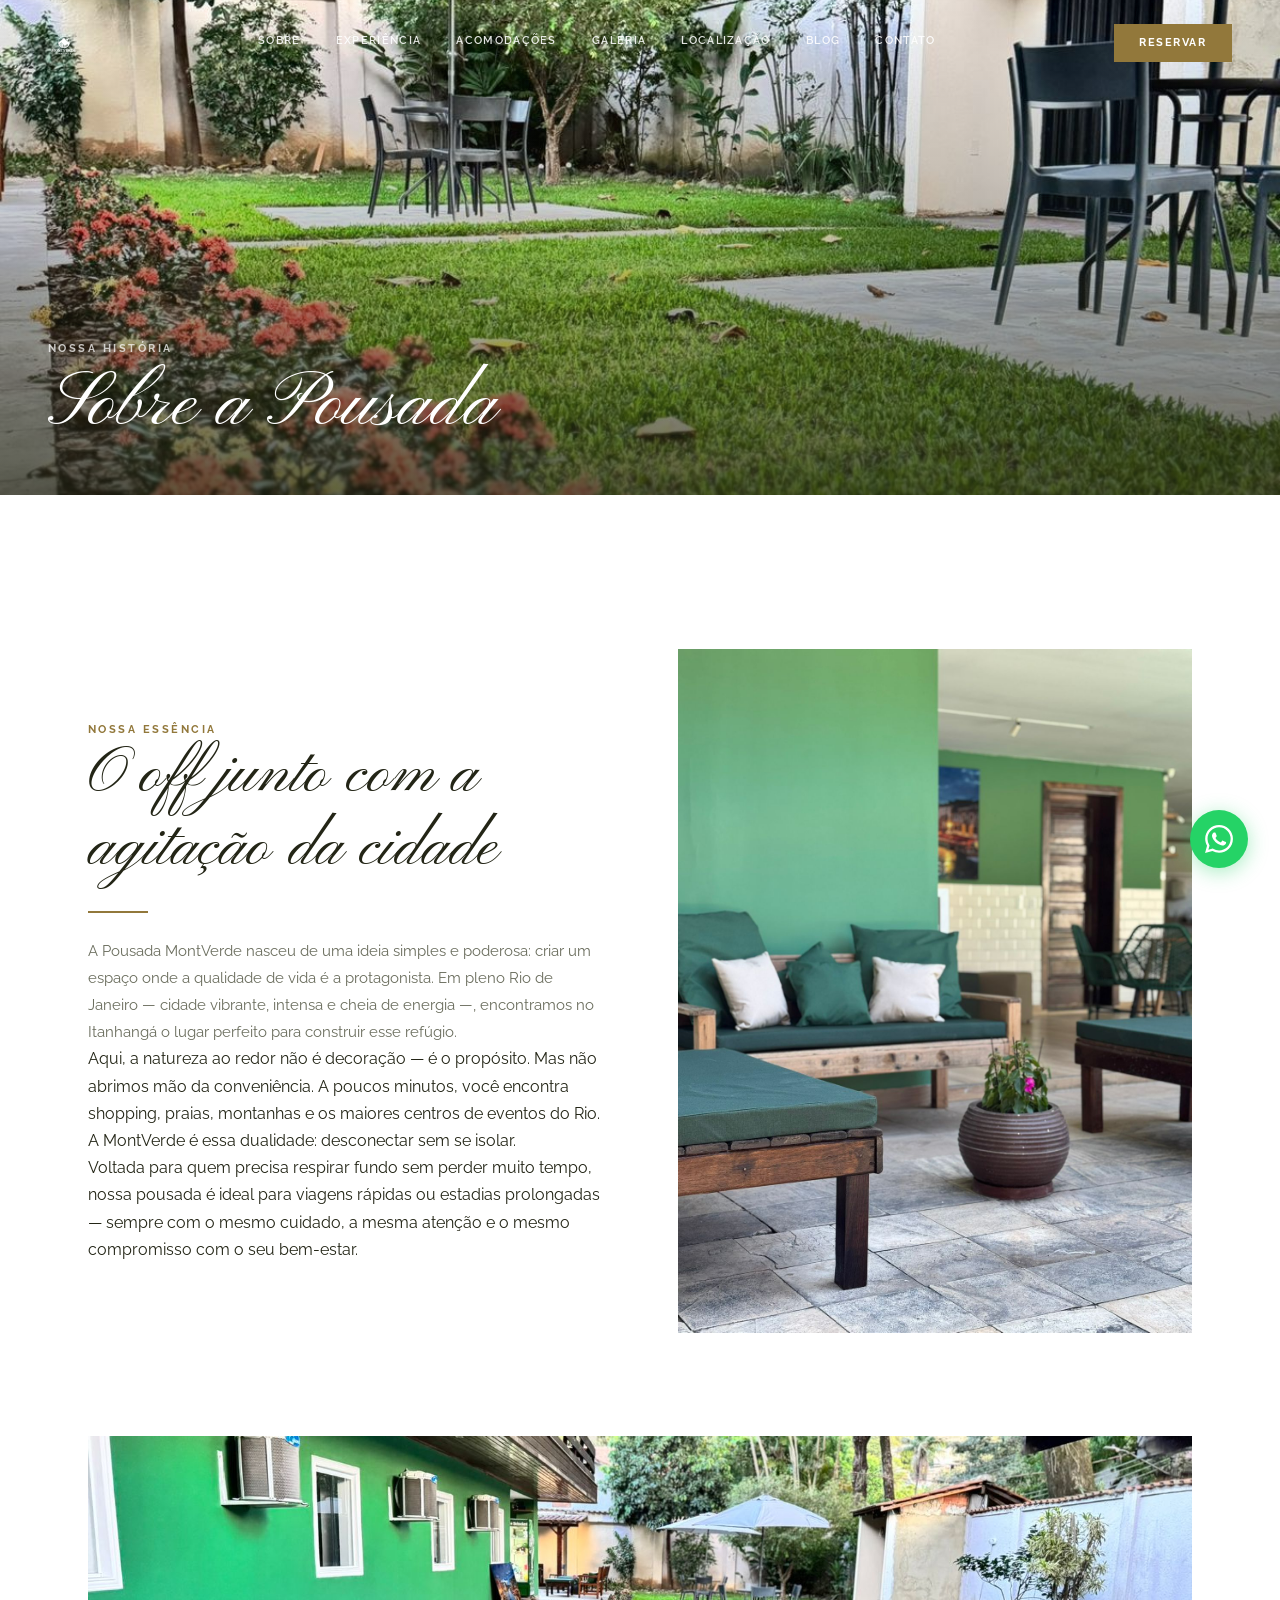
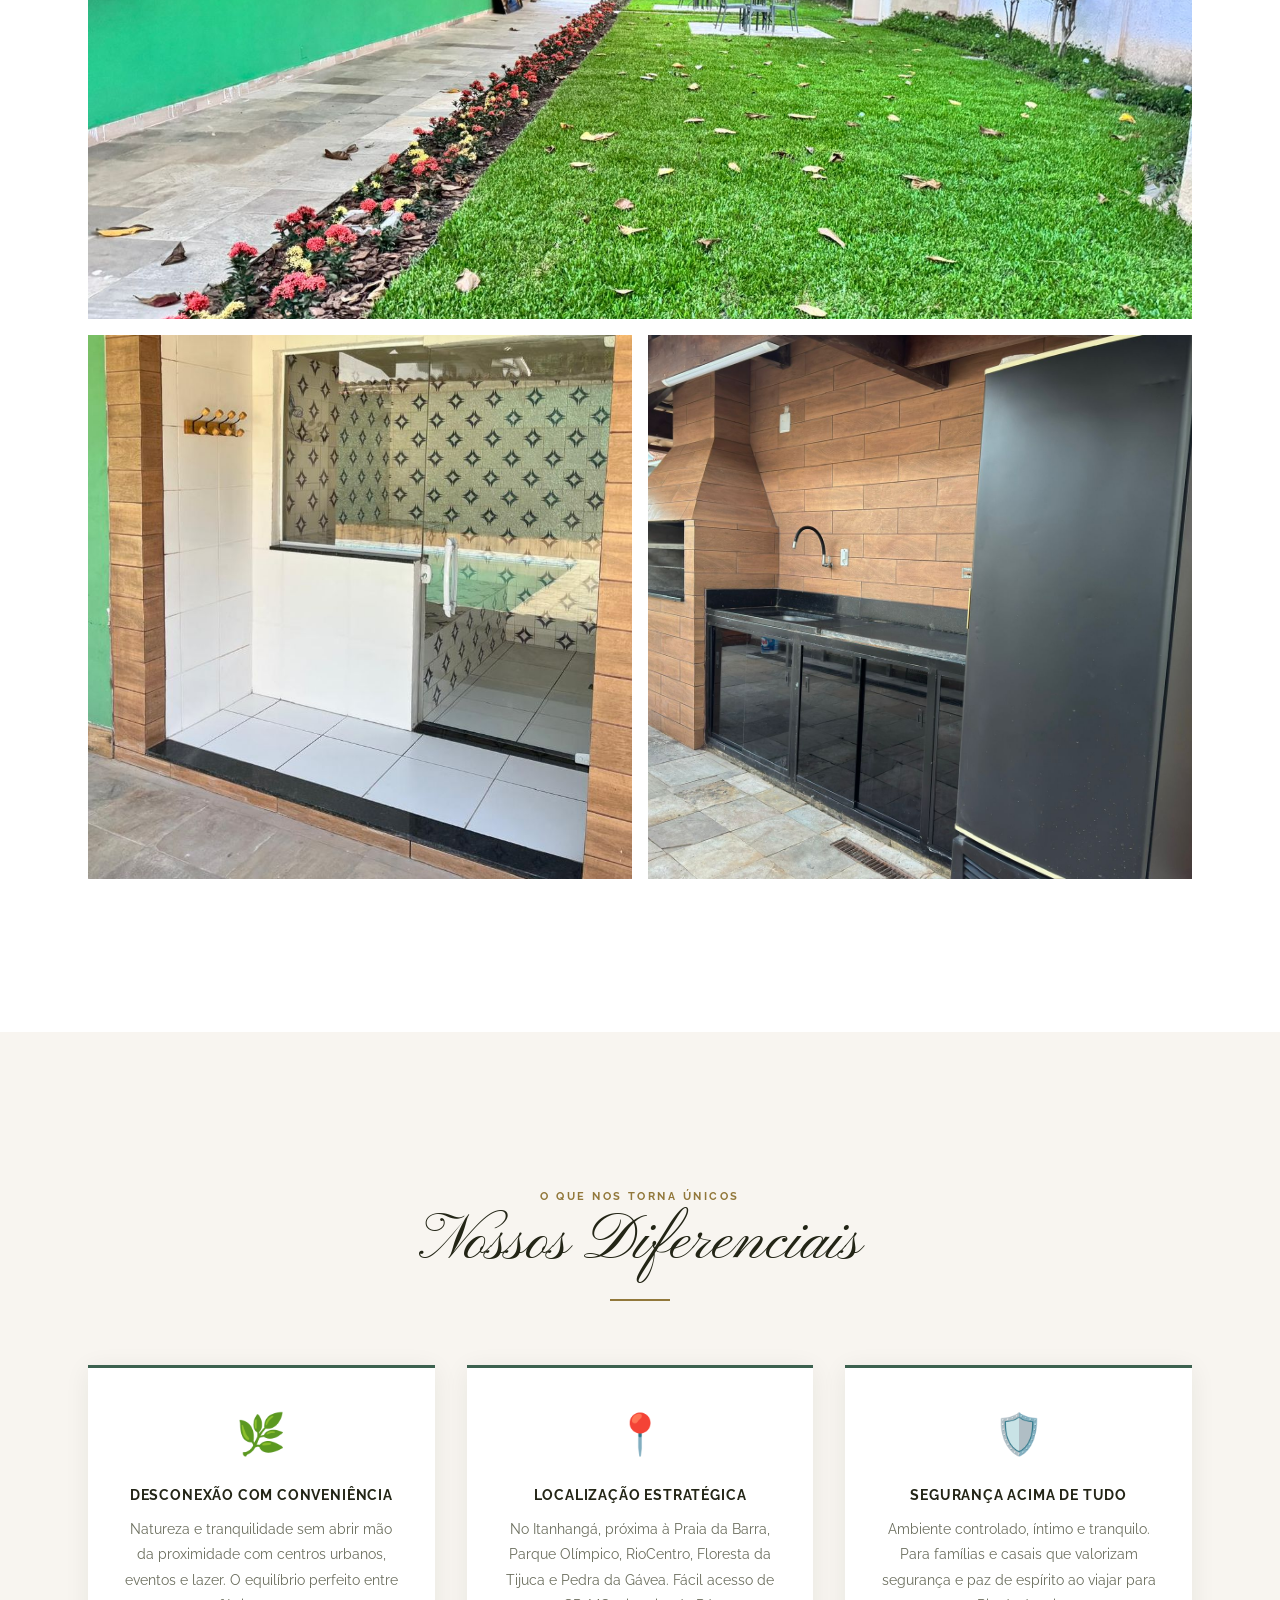
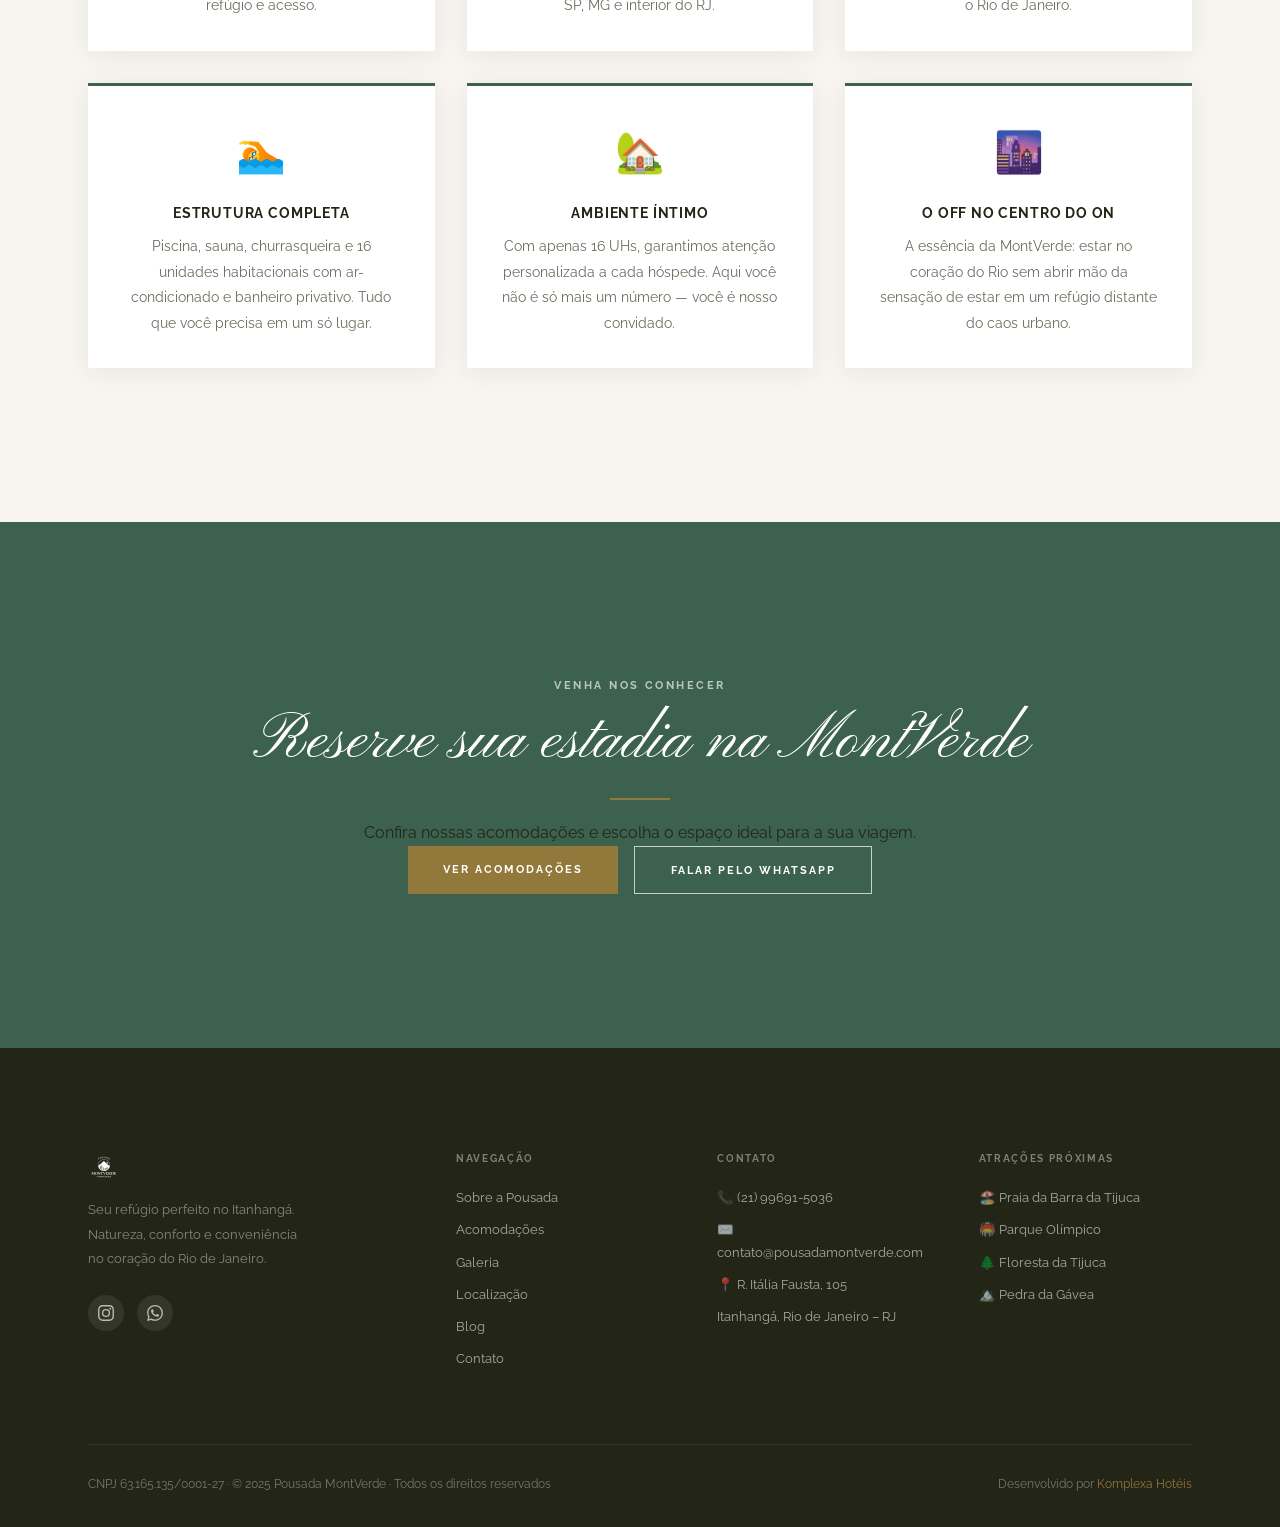
<file: sobre/index.html>
<!DOCTYPE html>
<html lang="pt-BR">
<head>
<meta charset="UTF-8">
<meta name="viewport" content="width=device-width, initial-scale=1.0">
<link rel="icon" type="image/x-icon" href="../favicon.ico">
<title>Sobre Nós — Pousada MontVerde | Itanhangá, Rio de Janeiro</title>
<meta name="description" content="Conheça a história e a filosofia da Pousada MontVerde — refúgio verde no Itanhangá, Rio de Janeiro, que une natureza com conveniência urbana.">
<meta property="og:title" content="Sobre a Pousada MontVerde">
<meta property="og:description" content="Um refúgio verde no Itanhangá que une descanso genuíno com a agitação da cidade.">
<meta property="og:image" content="https://pousadamontverde.com.br/assets/img/sobre/entrada.jpg">
<meta property="og:url" content="https://pousadamontverde.com.br/sobre/">
<meta property="og:type" content="website">
<meta property="og:locale" content="pt_BR">
<link rel="canonical" href="https://pousadamontverde.com.br/sobre/">
<meta name="twitter:card" content="summary_large_image">
<meta name="twitter:image" content="https://pousadamontverde.com.br/assets/img/sobre/entrada.jpg">

<!-- GTM HEAD -->
<script>(function(w,d,s,l,i){w[l]=w[l]||[];w[l].push({'gtm.start':
new Date().getTime(),event:'gtm.js'});var f=d.getElementsByTagName(s)[0],
j=d.createElement(s),dl=l!='dataLayer'?'&l='+l:'';j.async=true;j.src=
'https://www.googletagmanager.com/gtm.js?id='+i+dl;f.parentNode.insertBefore(j,f);
})(window,document,'script','dataLayer','GTM-MXDKKWH3');</script>

<link rel="preconnect" href="https://fonts.googleapis.com">
<link rel="preconnect" href="https://fonts.gstatic.com" crossorigin>
<link href="https://fonts.googleapis.com/css2?family=Pinyon+Script&family=Raleway:ital,wght@0,300;0,400;0,500;0,600;0,700;1,300;1,400&display=swap" rel="stylesheet">
<link rel="stylesheet" href="../assets/css/style.css">

<script type="application/ld+json">
{
  "@context": "https://schema.org",
  "@type": "WebPage",
  "name": "Sobre a Pousada MontVerde",
  "description": "Conheça a história e a filosofia da Pousada MontVerde — refúgio verde no Itanhangá, Rio de Janeiro.",
  "url": "https://pousadamontverde.com.br/sobre/",
  "isPartOf": {"@type":"WebSite","url":"https://pousadamontverde.com.br/","name":"Pousada MontVerde"},
  "breadcrumb": {
    "@type": "BreadcrumbList",
    "itemListElement": [
      {"@type":"ListItem","position":1,"name":"Home","item":"https://pousadamontverde.com.br/"},
      {"@type":"ListItem","position":2,"name":"Sobre","item":"https://pousadamontverde.com.br/sobre/"}
    ]
  }
}
</script>
</head>
<body>

<noscript><iframe src="https://www.googletagmanager.com/ns.html?id=GTM-MXDKKWH3"
height="0" width="0" style="display:none;visibility:hidden"></iframe></noscript>

<!-- HEADER -->
<header class="hdr hero-mode" id="hdr">
  <div class="hdr-inner">
    <a href="../index.html" class="logo"><img src="../assets/img/logo.png" alt="Pousada MontVerde" class="logo-img"></a>
    <nav class="nav">
      <a href="../sobre/">Sobre</a>
      <a href="../experiencia/">Experiência</a>
      <a href="../acomodacoes/">Acomodações</a>
      <a href="../galeria/">Galeria</a>
      <a href="../localizacao/">Localização</a>
      <a href="../blog/">Blog</a>
      <a href="../contato/">Contato</a>
    </nav>
    <a href="https://booking.hqbeds.com.br/montverde/rooms" class="hdr-btn">Reservar</a>
    <button class="ham" id="ham" aria-label="Menu" aria-expanded="false">
      <span></span><span></span><span></span>
    </button>
  </div>
</header>
<div class="mobnav" id="mobnav">
  <a href="../sobre/" onclick="closeMob()">Sobre</a>
  <a href="../experiencia/" onclick="closeMob()">Experiência</a>
  <a href="../acomodacoes/" onclick="closeMob()">Acomodações</a>
  <a href="../galeria/" onclick="closeMob()">Galeria</a>
  <a href="../localizacao/" onclick="closeMob()">Localização</a>
  <a href="../blog/" onclick="closeMob()">Blog</a>
  <a href="../contato/" onclick="closeMob()">Contato</a>
  <a href="https://booking.hqbeds.com.br/montverde/rooms" class="btn-gold" style="margin-top:1rem" onclick="closeMob()">Reservar Agora</a>
</div>

<!-- PAGE HERO -->
<div class="pg-hero">
  <img src="../assets/img/sobre/entrada.jpg" alt="Pousada MontVerde" fetchpriority="high" class="loaded">
  <div class="pg-hero-c">
    <span class="overline">Nossa História</span>
    <h1>Sobre a Pousada</h1>
  </div>
</div>

<!-- SOBRE PRINCIPAL -->
<section style="background:var(--surface)">
  <div class="container">
    <div class="sobre-hero-txt">
      <div>
        <p class="overline">Nossa Essência</p>
        <h2>O off junto com a agitação da cidade</h2>
        <div class="divider"style="margin:1.5rem 0"></div>
        <p>A Pousada MontVerde nasceu de uma ideia simples e poderosa: criar um espaço onde a qualidade de vida é a protagonista. Em pleno Rio de Janeiro — cidade vibrante, intensa e cheia de energia —, encontramos no Itanhangá o lugar perfeito para construir esse refúgio.</p>
        <pstyle="margin-top:1rem">Aqui, a natureza ao redor não é decoração — é o propósito. Mas não abrimos mão da conveniência. A poucos minutos, você encontra shopping, praias, montanhas e os maiores centros de eventos do Rio. A MontVerde é essa dualidade: desconectar sem se isolar.</p>
        <pstyle="margin-top:1rem">Voltada para quem precisa respirar fundo sem perder muito tempo, nossa pousada é ideal para viagens rápidas ou estadias prolongadas — sempre com o mesmo cuidado, a mesma atenção e o mesmo compromisso com o seu bem-estar.</p>
      </div>
      <div class="ab-img"style="aspect-ratio:3/4">
        <img src="../assets/img/sobre/piscina.jpg" alt="Área de piscina — Pousada MontVerde" loading="lazy" class="parallax">
      </div>
    </div>

    <!-- Fotos adicionais -->
    <div class="sobre-imgs">
      <div class="sobre-img-big">
        <img src="../assets/img/sobre/area-01.jpg" alt="Área verde da Pousada MontVerde" loading="lazy">
      </div>
      <div class="sobre-img-sm">
        <img src="../assets/img/sobre/sauna.jpg" alt="Sauna — Pousada MontVerde" loading="lazy">
      </div>
      <div class="sobre-img-sm">
        <img src="../assets/img/sobre/churrasqueira.jpg" alt="Churrasqueira — Pousada MontVerde" loading="lazy">
      </div>
    </div>
  </div>
</section>

<!-- DIFERENCIAIS -->
<section>
  <div class="container">
    <div class="sec-head c">
      <p class="overline">O que nos torna únicos</p>
      <h2>Nossos Diferenciais</h2>
      <div class="divider cx"></div>
    </div>
    <div class="dif-g">
      <div class="dif-c">
        <div class="dif-icon">🌿</div>
        <h4>Desconexão com Conveniência</h4>
        <p>Natureza e tranquilidade sem abrir mão da proximidade com centros urbanos, eventos e lazer. O equilíbrio perfeito entre refúgio e acesso.</p>
      </div>
      <div class="dif-c">
        <div class="dif-icon">📍</div>
        <h4>Localização Estratégica</h4>
        <p>No Itanhangá, próxima à Praia da Barra, Parque Olímpico, RioCentro, Floresta da Tijuca e Pedra da Gávea. Fácil acesso de SP, MG e interior do RJ.</p>
      </div>
      <div class="dif-c">
        <div class="dif-icon">🛡️</div>
        <h4>Segurança Acima de Tudo</h4>
        <p>Ambiente controlado, íntimo e tranquilo. Para famílias e casais que valorizam segurança e paz de espírito ao viajar para o Rio de Janeiro.</p>
      </div>
      <div class="dif-c">
        <div class="dif-icon">🏊</div>
        <h4>Estrutura Completa</h4>
        <p>Piscina, sauna, churrasqueira e 16 unidades habitacionais com ar-condicionado e banheiro privativo. Tudo que você precisa em um só lugar.</p>
      </div>
      <div class="dif-c">
        <div class="dif-icon">🏡</div>
        <h4>Ambiente Íntimo</h4>
        <p>Com apenas 16 UHs, garantimos atenção personalizada a cada hóspede. Aqui você não é só mais um número — você é nosso convidado.</p>
      </div>
      <div class="dif-c">
        <div class="dif-icon">🌆</div>
        <h4>O Off no Centro do On</h4>
        <p>A essência da MontVerde: estar no coração do Rio sem abrir mão da sensação de estar em um refúgio distante do caos urbano.</p>
      </div>
    </div>
  </div>
</section>

<!-- CTA -->
<section style="text-align:center;background:var(--accent);text-align:center">
  <div class="container">
    <p class="overline" style="color:rgba(255,255,255,.65);text-align:center;display:block;margin:0 auto">Venha nos conhecer</p>
    <h2 style="color:#fff;margin:.6rem auto 1rem;text-align:center;display:block">Reserve sua estadia na MontVerde</h2>
    <div class="divider cx"style="background:var(--cta)"></div>
    <pstyle="color:rgba(255,255,255,.78);margin:1.2rem auto 2.5rem">Confira nossas acomodações e escolha o espaço ideal para a sua viagem.</p>
    <div style="display:flex;gap:1rem;justify-content:center;flex-wrap:wrap">
      <a href="../acomodacoes/" class="btn-gold">Ver Acomodações</a>
      <a class="btn-outline-w" href="https://wa.me/5521996915036?text=Ol%C3%A1%2C%20tenho%20interesse%20em%20me%20hospedar%20na%20Pousada%20MontVerde%21" target="_blank" rel="noopener">Falar pelo WhatsApp</a>
    </div>
  </div>
</section>

<!-- FOOTER -->
<footer>
  <div class="container">
    <div class="ft-grid">
      <div class="ft-brand">
        <a href="../index.html" class="logo"><img src="../assets/img/logo.png" alt="Pousada MontVerde" class="logo-img"></a>
        <p>Seu refúgio perfeito no Itanhangá. Natureza, conforto e conveniência no coração do Rio de Janeiro.</p>
        <div class="ft-social">
          <a href="https://instagram.com/pousada_montverde" target="_blank" rel="noopener" aria-label="Instagram">
            <svg width="16" height="16" viewBox="0 0 24 24" fill="currentColor"><path d="M12 2.163c3.204 0 3.584.012 4.85.07 3.252.148 4.771 1.691 4.919 4.919.058 1.265.069 1.645.069 4.849 0 3.205-.012 3.584-.069 4.849-.149 3.225-1.664 4.771-4.919 4.919-1.266.058-1.644.07-4.85.07-3.204 0-3.584-.012-4.849-.07-3.26-.149-4.771-1.699-4.919-4.92-.058-1.265-.07-1.644-.07-4.849 0-3.204.013-3.583.07-4.849.149-3.227 1.664-4.771 4.919-4.919 1.266-.057 1.645-.069 4.849-.069zM12 0C8.741 0 8.333.014 7.053.072 2.695.272.273 2.69.073 7.052.014 8.333 0 8.741 0 12c0 3.259.014 3.668.072 4.948.2 4.358 2.618 6.78 6.98 6.98C8.333 23.986 8.741 24 12 24c3.259 0 3.668-.014 4.948-.072 4.354-.2 6.782-2.618 6.979-6.98.059-1.28.073-1.689.073-4.948 0-3.259-.014-3.667-.072-4.947-.196-4.354-2.617-6.78-6.979-6.98C15.668.014 15.259 0 12 0zm0 5.838a6.162 6.162 0 100 12.324 6.162 6.162 0 000-12.324zM12 16a4 4 0 110-8 4 4 0 010 8zm6.406-11.845a1.44 1.44 0 100 2.881 1.44 1.44 0 000-2.881z"/></svg>
          </a>
          <a href="https://wa.me/5521996915036?text=Ol%C3%A1%2C%20tenho%20interesse%20em%20me%20hospedar%20na%20Pousada%20MontVerde%21" target="_blank" rel="noopener" aria-label="WhatsApp">
            <svg width="16" height="16" viewBox="0 0 24 24" fill="currentColor"><path d="M17.472 14.382c-.297-.149-1.758-.867-2.03-.967-.273-.099-.471-.148-.67.15-.197.297-.767.966-.94 1.164-.173.199-.347.223-.644.075-.297-.15-1.255-.463-2.39-1.475-.883-.788-1.48-1.761-1.653-2.059-.173-.297-.018-.458.13-.606.134-.133.298-.347.446-.52.149-.174.198-.298.298-.497.099-.198.05-.371-.025-.52-.075-.149-.669-1.612-.916-2.207-.242-.579-.487-.5-.669-.51-.173-.008-.371-.01-.57-.01-.198 0-.52.074-.792.372-.272.297-1.04 1.016-1.04 2.479 0 1.462 1.065 2.875 1.213 3.074.149.198 2.096 3.2 5.077 4.487.709.306 1.262.489 1.694.625.712.227 1.36.195 1.871.118.571-.085 1.758-.719 2.006-1.413.248-.694.248-1.289.173-1.413-.074-.124-.272-.198-.57-.347m-5.421 7.403h-.004a9.87 9.87 0 01-5.031-1.378l-.361-.214-3.741.982.998-3.648-.235-.374a9.86 9.86 0 01-1.51-5.26c.001-5.45 4.436-9.884 9.888-9.884 2.64 0 5.122 1.03 6.988 2.898a9.825 9.825 0 012.893 6.994c-.003 5.45-4.437 9.884-9.885 9.884m8.413-18.297A11.815 11.815 0 0012.05 0C5.495 0 .16 5.335.157 11.892c0 2.096.547 4.142 1.588 5.945L.057 24l6.305-1.654a11.882 11.882 0 005.683 1.448h.005c6.554 0 11.89-5.335 11.893-11.893a11.821 11.821 0 00-3.48-8.413z"/></svg>
          </a>
        </div>
      </div>
      <div class="ft-col">
        <h4>Navegação</h4>
        <a href="../sobre/">Sobre a Pousada</a>
        <a href="../acomodacoes/">Acomodações</a>
        <a href="../galeria/">Galeria</a>
        <a href="../localizacao/">Localização</a>
        <a href="../blog/">Blog</a>
        <a href="../contato/">Contato</a>
      </div>
      <div class="ft-col">
        <h4>Contato</h4>
        <span>📞 (21) 99691-5036</span>
        <span>✉️ contato@pousadamontverde.com</span>
        <span>📍 R. Itália Fausta, 105</span>
        <span>Itanhangá, Rio de Janeiro – RJ</span>
      </div>
      <div class="ft-col">
        <h4>Atrações Próximas</h4>
        <span>🏖️ Praia da Barra da Tijuca</span>
        <span>🏟️ Parque Olímpico</span>
        <span>🌲 Floresta da Tijuca</span>
        <span>🏔️ Pedra da Gávea</span>
      </div>
    </div>
    <div class="ft-bottom">
      <p>CNPJ 63.165.135/0001-27 · © 2025 Pousada MontVerde · Todos os direitos reservados</p>
      <p>Desenvolvido por <a href="#" target="_blank">Komplexa Hotéis</a></p>
    </div>
  </div>
</footer>

<!-- WA BOTÃO -->
<a class="wa-btn" href="https://wa.me/5521996915036?text=Ol%C3%A1%2C%20tenho%20interesse%20em%20me%20hospedar%20na%20Pousada%20MontVerde%21" target="_blank" rel="noopener" aria-label="WhatsApp">
  <svg viewBox="0 0 24 24"><path d="M17.472 14.382c-.297-.149-1.758-.867-2.03-.967-.273-.099-.471-.148-.67.15-.197.297-.767.966-.94 1.164-.173.199-.347.223-.644.075-.297-.15-1.255-.463-2.39-1.475-.883-.788-1.48-1.761-1.653-2.059-.173-.297-.018-.458.13-.606.134-.133.298-.347.446-.52.149-.174.198-.298.298-.497.099-.198.05-.371-.025-.52-.075-.149-.669-1.612-.916-2.207-.242-.579-.487-.5-.669-.51-.173-.008-.371-.01-.57-.01-.198 0-.52.074-.792.372-.272.297-1.04 1.016-1.04 2.479 0 1.462 1.065 2.875 1.213 3.074.149.198 2.096 3.2 5.077 4.487.709.306 1.262.489 1.694.625.712.227 1.36.195 1.871.118.571-.085 1.758-.719 2.006-1.413.248-.694.248-1.289.173-1.413-.074-.124-.272-.198-.57-.347m-5.421 7.403h-.004a9.87 9.87 0 01-5.031-1.378l-.361-.214-3.741.982.998-3.648-.235-.374a9.86 9.86 0 01-1.51-5.26c.001-5.45 4.436-9.884 9.888-9.884 2.64 0 5.122 1.03 6.988 2.898a9.825 9.825 0 012.893 6.994c-.003 5.45-4.437 9.884-9.885 9.884m8.413-18.297A11.815 11.815 0 0012.05 0C5.495 0 .16 5.335.157 11.892c0 2.096.547 4.142 1.588 5.945L.057 24l6.305-1.654a11.882 11.882 0 005.683 1.448h.005c6.554 0 11.89-5.335 11.893-11.893a11.821 11.821 0 00-3.48-8.413z"/></svg>
</a>

<script src="../assets/js/main.js"></script>
</body>
</html>
</file>
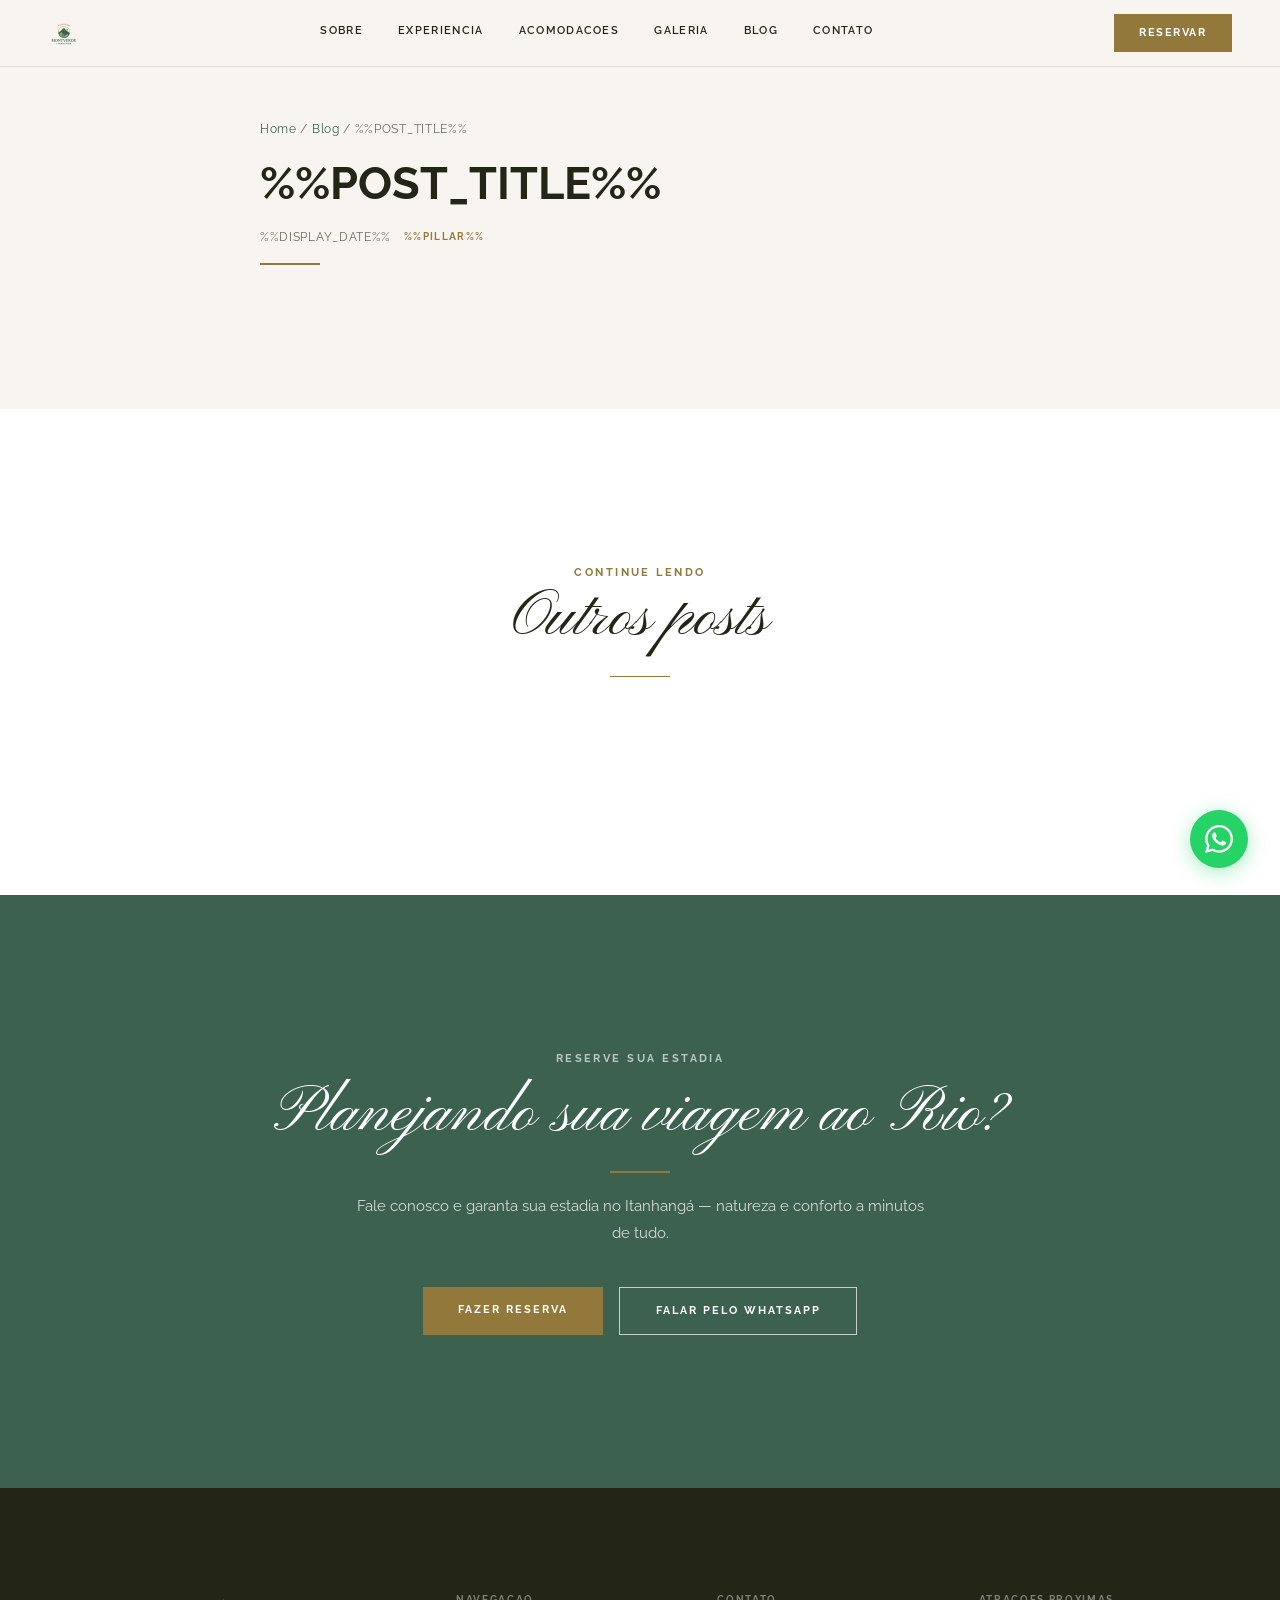
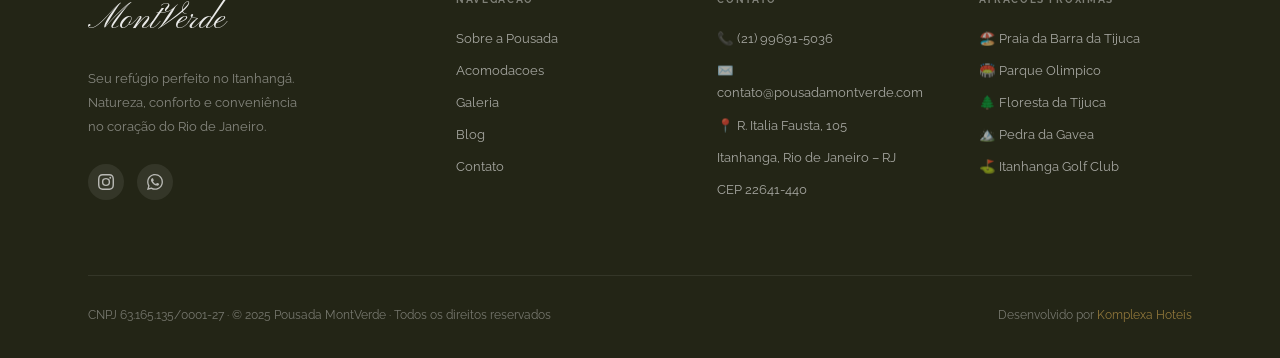
<file: blog/_template/index.html>
<!DOCTYPE html>
<html lang="pt-BR">

<head>
  <meta charset="UTF-8">
  <meta name="viewport" content="width=device-width, initial-scale=1.0">
  <link rel="icon" type="image/x-icon" href="../../favicon.ico">
  <!-- %%SEO_START%% -->
  <title>%%POST_TITLE%% | Blog Pousada MontVerde</title>
  <meta name="description" content="%%META_DESCRIPTION%%">
  <meta property="og:title" content="%%POST_TITLE%% | Blog Pousada MontVerde">
  <meta property="og:description" content="%%META_DESCRIPTION%%">
  <meta property="og:image" content="https://pousadamontverde.com.br/assets/img/hero/fachada.jpg">
  <meta property="og:url" content="https://pousadamontverde.com.br/blog/%%SLUG%%/">
  <meta property="og:type" content="article">
  <meta property="article:published_time" content="%%ISO_DATE%%">
  <link rel="canonical" href="https://pousadamontverde.com.br/blog/%%SLUG%%/">
  <meta name="twitter:card" content="summary_large_image">
  <meta property="og:locale" content="pt_BR">
  <!-- %%SEO_END%% -->

  <!-- %%SCHEMA_START%% -->
  <script type="application/ld+json">
{
  "@context": "https://schema.org",
  "@type": "BlogPosting",
  "headline": "%%POST_TITLE%%",
  "description": "%%META_DESCRIPTION%%",
  "url": "https://pousadamontverde.com.br/blog/%%SLUG%%/",
  "datePublished": "%%ISO_DATE%%",
  "dateModified": "%%ISO_DATE%%",
  "author": {
    "@type": "Organization",
    "name": "Pousada MontVerde"
  },
  "publisher": {
    "@type": "LodgingBusiness",
    "name": "Pousada MontVerde",
    "url": "https://pousadamontverde.com.br/",
    "logo": {
      "@type": "ImageObject",
      "url": "https://pousadamontverde.com.br/assets/img/logo.png"
    }
  },
  "image": "https://pousadamontverde.com.br/assets/img/hero/fachada.jpg",
  "mainEntityOfPage": {
    "@type": "WebPage",
    "@id": "https://pousadamontverde.com.br/blog/%%SLUG%%/"
  }
}
</script>

  <script type="application/ld+json">
{
  "@context": "https://schema.org",
  "@type": "BreadcrumbList",
  "itemListElement": [
    { "@type": "ListItem", "position": 1, "name": "Home", "item": "https://pousadamontverde.com.br/" },
    { "@type": "ListItem", "position": 2, "name": "Blog", "item": "https://pousadamontverde.com.br/blog/" },
    { "@type": "ListItem", "position": 3, "name": "%%POST_TITLE%%", "item": "https://pousadamontverde.com.br/blog/%%SLUG%%/" }
  ]
}
</script>
  <!-- %%SCHEMA_END%% -->

  <!-- GTM HEAD -->
  <script>(function (w, d, s, l, i) {
      w[l] = w[l] || []; w[l].push({ 'gtm.start': new Date().getTime(), event: 'gtm.js' });
      var f = d.getElementsByTagName(s)[0], j = d.createElement(s), dl = l != 'dataLayer' ? '&l=' + l : '';
      j.async = true; j.src = 'https://www.googletagmanager.com/gtm.js?id=' + i + dl; f.parentNode.insertBefore(j, f);
    })(window, document, 'script', 'dataLayer', 'GTM-MXDKKWH3');</script>

  <link rel="preconnect" href="https://fonts.googleapis.com">
  <link rel="preconnect" href="https://fonts.gstatic.com" crossorigin>
  <link
    href="https://fonts.googleapis.com/css2?family=Pinyon+Script&family=Raleway:ital,wght@0,300;0,400;0,500;0,600;0,700;1,300;1,400&display=swap"
    rel="stylesheet">
  <link rel="stylesheet" href="../../assets/css/style.css">
</head>

<body>

  <!-- GTM BODY -->
  <noscript><iframe src="https://www.googletagmanager.com/ns.html?id=GTM-MXDKKWH3" height="0" width="0"
      style="display:none;visibility:hidden"></iframe></noscript>

  <!-- ═══ HEADER ═══ -->
  <header class="hdr solid" id="hdr">
    <div class="hdr-inner">
      <a href="../../index.html" class="logo"><img src="../../assets/img/logo.png" alt="Pousada MontVerde" class="logo-img"></a>
      <nav class="nav">
        <a href="../../sobre/">Sobre</a>
        <a href="../../experiencia/">Experiencia</a>
        <a href="../../acomodacoes/">Acomodacoes</a>
        <a href="../../galeria/">Galeria</a>
        <a href="../../blog/" class="active">Blog</a>
        <a href="../../contato/">Contato</a>
      </nav>
      <a href="https://booking.hqbeds.com.br/montverde/rooms" class="hdr-btn">Reservar</a>
      <button class="ham" id="ham" aria-label="Menu" aria-expanded="false">
        <span></span><span></span><span></span>
      </button>
    </div>
  </header>

  <div class="mobnav" id="mobnav">
    <a href="../../sobre/" onclick="closeMob()">Sobre</a>
    <a href="../../experiencia/" onclick="closeMob()">Experiencia</a>
    <a href="../../acomodacoes/" onclick="closeMob()">Acomodacoes</a>
    <a href="../../galeria/" onclick="closeMob()">Galeria</a>
    <a href="../../blog/" onclick="closeMob()">Blog</a>
    <a href="../../contato/" onclick="closeMob()">Contato</a>
    <a href="https://booking.hqbeds.com.br/montverde/rooms" class="btn-gold" style="margin-top:1rem"
      onclick="closeMob()">Reservar Agora</a>
  </div>

  <!-- ═══ ARTICLE ═══ -->
  <article class="blog-post">
    <div class="container">
      <div class="blog-post-header">
        <nav class="blog-breadcrumb">
          <a href="../../index.html">Home</a> / <a href="../">Blog</a> / <span>%%POST_TITLE%%</span>
        </nav>
        <h1>%%POST_TITLE%%</h1>
        <div class="blog-post-meta">
          <time datetime="%%ISO_DATE%%">%%DISPLAY_DATE%%</time>
          <span class="blog-post-pillar">%%PILLAR%%</span>
        </div>
        <div class="divider"></div>
      </div>

      <div class="blog-post-content">
        <!-- %%CONTENT_START%% -->
        <!--
          O AGENTE SUBSTITUI ESTA SEÇÃO COM O CONTEÚDO DO POST.

          Estrutura esperada:
          - Introdução: 2-3 parágrafos com keyword principal
          - Corpo: 3-5 seções com <h2>, conteúdo útil
          - Links internos: <a href="../../acomodacoes/">acomodações</a> etc.
          - CTA final antes do fechamento

          Exemplo:
          <p>Parágrafo introdutório com a keyword principal...</p>

          <h2>Seção do artigo</h2>
          <p>Conteúdo informativo...</p>

          <h2>Outra seção</h2>
          <p>Mais conteúdo...</p>

          <div class="blog-cta-box">
            <h3>Hospede-se na Pousada MontVerde</h3>
            <p>Seu refúgio no Itanhangá, a minutos de tudo no Rio de Janeiro.</p>
            <a href="../../contato/" class="btn-green">Reservar Estadia →</a>
          </div>
        -->
        <!-- %%CONTENT_END%% -->
      </div>
    </div>
  </article>

  <!-- ═══ POSTS RELACIONADOS ═══ -->
  <section style="background:var(--surface)">
    <div class="container">
      <div class="sec-head c">
        <p class="overline">Continue lendo</p>
        <h2>Outros posts</h2>
        <div class="divider cx"></div>
      </div>
      <div class="blog-grid" id="relatedPosts">
        <!-- %%RELATED_POSTS%% -->
      </div>
    </div>
  </section>

  <!-- ═══ CTA ═══ -->
  <section style="background:var(--accent);text-align:center">
    <div class="container">
      <p class="overline" style="color:rgba(255,255,255,.65);text-align:center;display:block;margin:0 auto">Reserve sua
        estadia</p>
      <h2 style="color:#fff;margin:.6rem auto 1rem;text-align:center">Planejando sua viagem ao Rio?</h2>
      <div class="divider cx" style="background:var(--cta)"></div>
      <p style="color:rgba(255,255,255,.78);margin:1.2rem auto 2.5rem;text-align:center">Fale conosco e garanta sua
        estadia no Itanhangá — natureza e conforto a minutos de tudo.</p>
      <div style="display:flex;gap:1rem;justify-content:center;flex-wrap:wrap">
        <a href="../../contato/" class="btn-gold">Fazer Reserva</a>
        <a class="btn-outline-w" href="https://wa.me/5521996915036?text=Ol%C3%A1%2C%20tenho%20interesse%20em%20me%20hospedar%20na%20Pousada%20MontVerde%21" target="_blank" rel="noopener">Falar pelo
          WhatsApp</a>
      </div>
    </div>
  </section>

  <!-- ═══ FOOTER ═══ -->
  <footer>
    <div class="container">
      <div class="ft-grid">
        <div class="ft-brand">
          <span class="logo">MontVerde</span>
          <p>Seu refúgio perfeito no Itanhangá. Natureza, conforto e conveniência no coração do Rio de Janeiro.</p>
          <div class="ft-social">
            <a href="https://instagram.com/pousada_montverde" target="_blank" rel="noopener" aria-label="Instagram">
              <svg width="16" height="16" viewBox="0 0 24 24" fill="currentColor">
                <path d="M12 2.163c3.204 0 3.584.012 4.85.07 3.252.148 4.771 1.691 4.919 4.919.058 1.265.069 1.645.069 4.849 0 3.205-.012 3.584-.069 4.849-.149 3.225-1.664 4.771-4.919 4.919-1.266.058-1.644.07-4.85.07-3.204 0-3.584-.012-4.849-.07-3.26-.149-4.771-1.699-4.919-4.92-.058-1.265-.07-1.644-.07-4.849 0-3.204.013-3.583.07-4.849.149-3.227 1.664-4.771 4.919-4.919 1.266-.057 1.645-.069 4.849-.069zM12 0C8.741 0 8.333.014 7.053.072 2.695.272.273 2.69.073 7.052.014 8.333 0 8.741 0 12c0 3.259.014 3.668.072 4.948.2 4.358 2.618 6.78 6.98 6.98C8.333 23.986 8.741 24 12 24c3.259 0 3.668-.014 4.948-.072 4.354-.2 6.782-2.618 6.979-6.98.059-1.28.073-1.689.073-4.948 0-3.259-.014-3.667-.072-4.947-.196-4.354-2.617-6.78-6.979-6.98C15.668.014 15.259 0 12 0zm0 5.838a6.162 6.162 0 100 12.324 6.162 6.162 0 000-12.324zM12 16a4 4 0 110-8 4 4 0 010 8zm6.406-11.845a1.44 1.44 0 100 2.881 1.44 1.44 0 000-2.881z" />
              </svg>
            </a>
            <a href="https://wa.me/5521996915036?text=Ol%C3%A1%2C%20tenho%20interesse%20em%20me%20hospedar%20na%20Pousada%20MontVerde%21" target="_blank" rel="noopener" aria-label="WhatsApp">
              <svg width="16" height="16" viewBox="0 0 24 24" fill="currentColor">
                <path d="M17.472 14.382c-.297-.149-1.758-.867-2.03-.967-.273-.099-.471-.148-.67.15-.197.297-.767.966-.94 1.164-.173.199-.347.223-.644.075-.297-.15-1.255-.463-2.39-1.475-.883-.788-1.48-1.761-1.653-2.059-.173-.297-.018-.458.13-.606.134-.133.298-.347.446-.52.149-.174.198-.298.298-.497.099-.198.05-.371-.025-.52-.075-.149-.669-1.612-.916-2.207-.242-.579-.487-.5-.669-.51-.173-.008-.371-.01-.57-.01-.198 0-.52.074-.792.372-.272.297-1.04 1.016-1.04 2.479 0 1.462 1.065 2.875 1.213 3.074.149.198 2.096 3.2 5.077 4.487.709.306 1.262.489 1.694.625.712.227 1.36.195 1.871.118.571-.085 1.758-.719 2.006-1.413.248-.694.248-1.289.173-1.413-.074-.124-.272-.198-.57-.347m-5.421 7.403h-.004a9.87 9.87 0 01-5.031-1.378l-.361-.214-3.741.982.998-3.648-.235-.374a9.86 9.86 0 01-1.51-5.26c.001-5.45 4.436-9.884 9.888-9.884 2.64 0 5.122 1.03 6.988 2.898a9.825 9.825 0 012.893 6.994c-.003 5.45-4.437 9.884-9.885 9.884m8.413-18.297A11.815 11.815 0 0012.05 0C5.495 0 .16 5.335.157 11.892c0 2.096.547 4.142 1.588 5.945L.057 24l6.305-1.654a11.882 11.882 0 005.683 1.448h.005c6.554 0 11.89-5.335 11.893-11.893a11.821 11.821 0 00-3.48-8.413z" />
              </svg>
            </a>
          </div>
        </div>
        <div class="ft-col">
          <h4>Navegacao</h4>
          <a href="../../sobre/">Sobre a Pousada</a>
          <a href="../../acomodacoes/">Acomodacoes</a>
          <a href="../../galeria/">Galeria</a>
          <a href="../../blog/">Blog</a>
          <a href="../../contato/">Contato</a>
        </div>
        <div class="ft-col">
          <h4>Contato</h4>
          <span>📞 (21) 99691-5036</span>
          <span>✉️ contato@pousadamontverde.com</span>
          <span>📍 R. Italia Fausta, 105</span>
          <span>Itanhanga, Rio de Janeiro – RJ</span>
          <span>CEP 22641-440</span>
        </div>
        <div class="ft-col">
          <h4>Atracoes Proximas</h4>
          <span>🏖️ Praia da Barra da Tijuca</span>
          <span>🏟️ Parque Olimpico</span>
          <span>🌲 Floresta da Tijuca</span>
          <span>🏔️ Pedra da Gavea</span>
          <span>⛳ Itanhanga Golf Club</span>
        </div>
      </div>
      <div class="ft-bottom">
        <p>CNPJ 63.165.135/0001-27 · © 2025 Pousada MontVerde · Todos os direitos reservados</p>
        <p>Desenvolvido por <a href="#" target="_blank">Komplexa Hoteis</a></p>
      </div>
    </div>
  </footer>

  <!-- ═══ WHATSAPP BOTÃO FLUTUANTE ═══ -->
  <a class="wa-btn" href="https://wa.me/5521996915036?text=Ol%C3%A1%2C%20tenho%20interesse%20em%20me%20hospedar%20na%20Pousada%20MontVerde%21" target="_blank" rel="noopener" aria-label="Falar pelo WhatsApp">
    <svg viewBox="0 0 24 24">
      <path d="M17.472 14.382c-.297-.149-1.758-.867-2.03-.967-.273-.099-.471-.148-.67.15-.197.297-.767.966-.94 1.164-.173.199-.347.223-.644.075-.297-.15-1.255-.463-2.39-1.475-.883-.788-1.48-1.761-1.653-2.059-.173-.297-.018-.458.13-.606.134-.133.298-.347.446-.52.149-.174.198-.298.298-.497.099-.198.05-.371-.025-.52-.075-.149-.669-1.612-.916-2.207-.242-.579-.487-.5-.669-.51-.173-.008-.371-.01-.57-.01-.198 0-.52.074-.792.372-.272.297-1.04 1.016-1.04 2.479 0 1.462 1.065 2.875 1.213 3.074.149.198 2.096 3.2 5.077 4.487.709.306 1.262.489 1.694.625.712.227 1.36.195 1.871.118.571-.085 1.758-.719 2.006-1.413.248-.694.248-1.289.173-1.413-.074-.124-.272-.198-.57-.347m-5.421 7.403h-.004a9.87 9.87 0 01-5.031-1.378l-.361-.214-3.741.982.998-3.648-.235-.374a9.86 9.86 0 01-1.51-5.26c.001-5.45 4.436-9.884 9.888-9.884 2.64 0 5.122 1.03 6.988 2.898a9.825 9.825 0 012.893 6.994c-.003 5.45-4.437 9.884-9.885 9.884m8.413-18.297A11.815 11.815 0 0012.05 0C5.495 0 .16 5.335.157 11.892c0 2.096.547 4.142 1.588 5.945L.057 24l6.305-1.654a11.882 11.882 0 005.683 1.448h.005c6.554 0 11.89-5.335 11.893-11.893a11.821 11.821 0 00-3.48-8.413z" />
    </svg>
  </a>

  <script src="../../assets/js/main.js"></script>
</body>

</html>
</file>
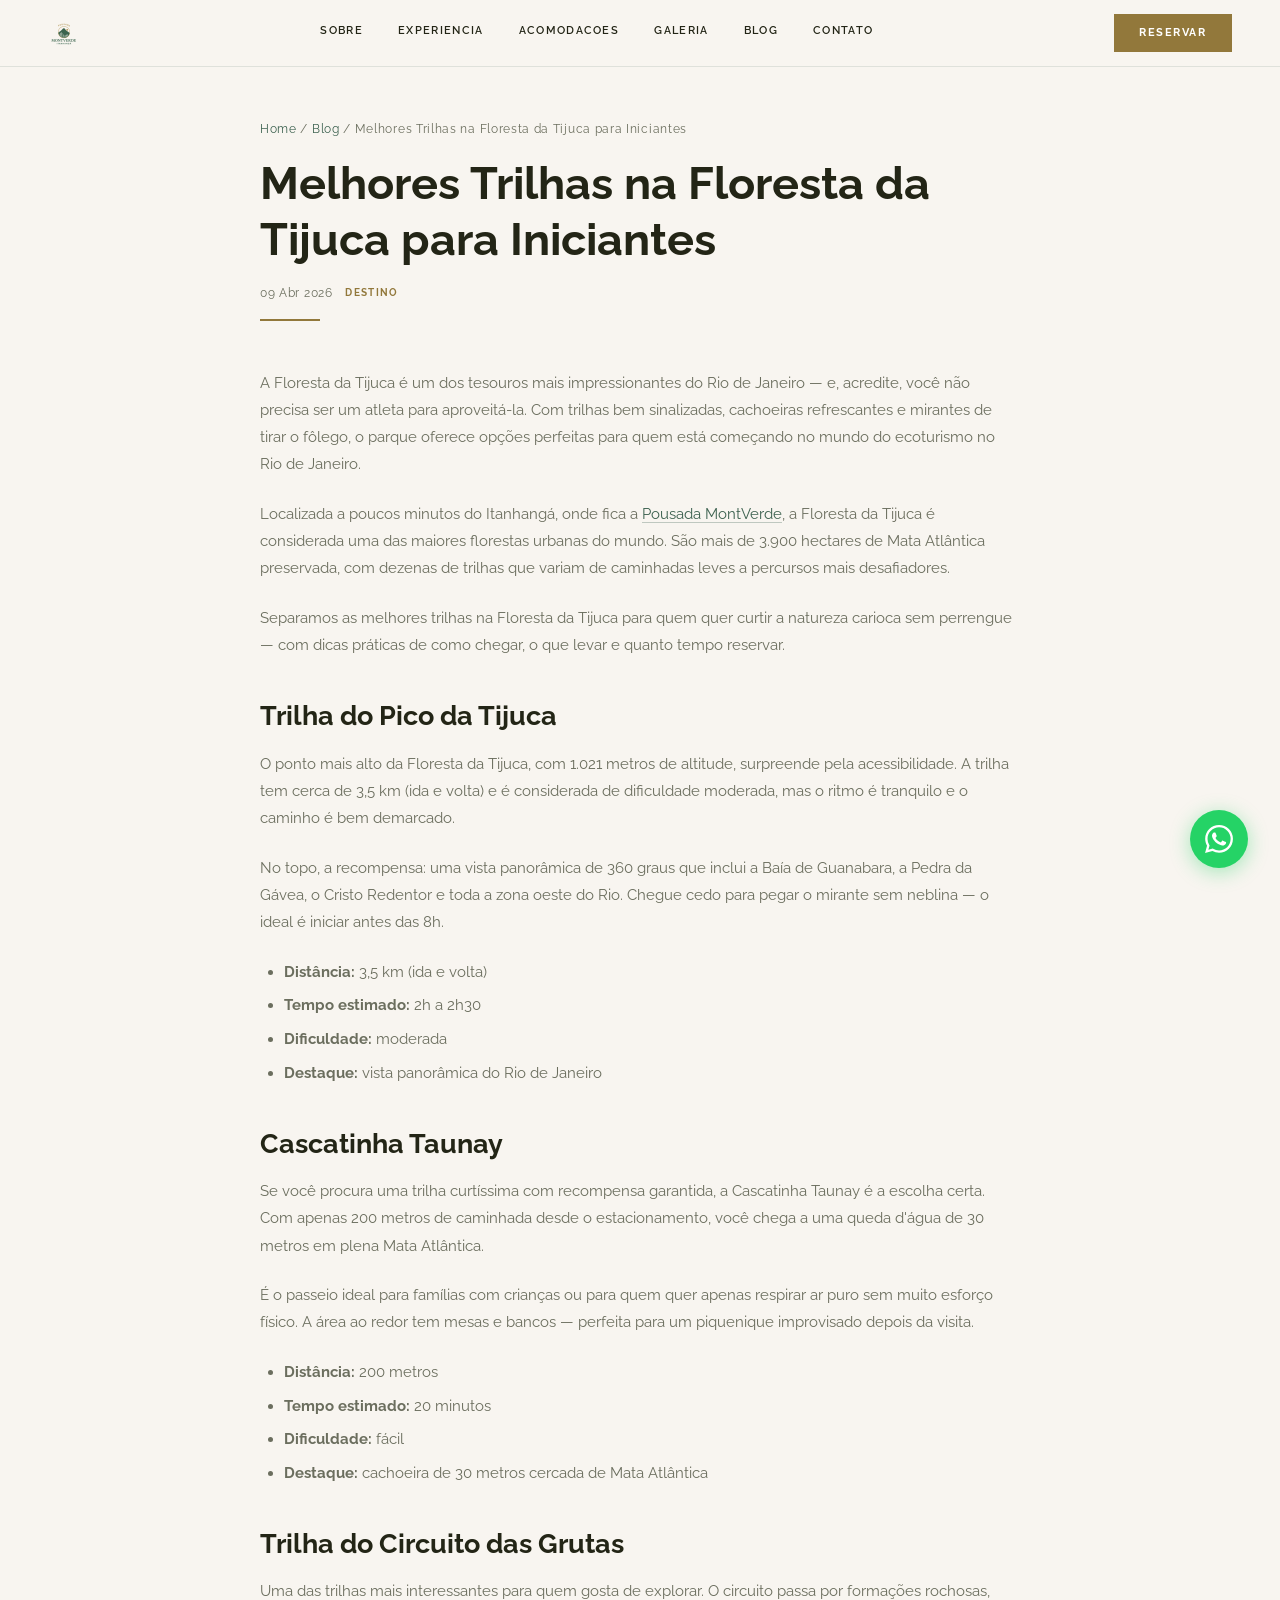
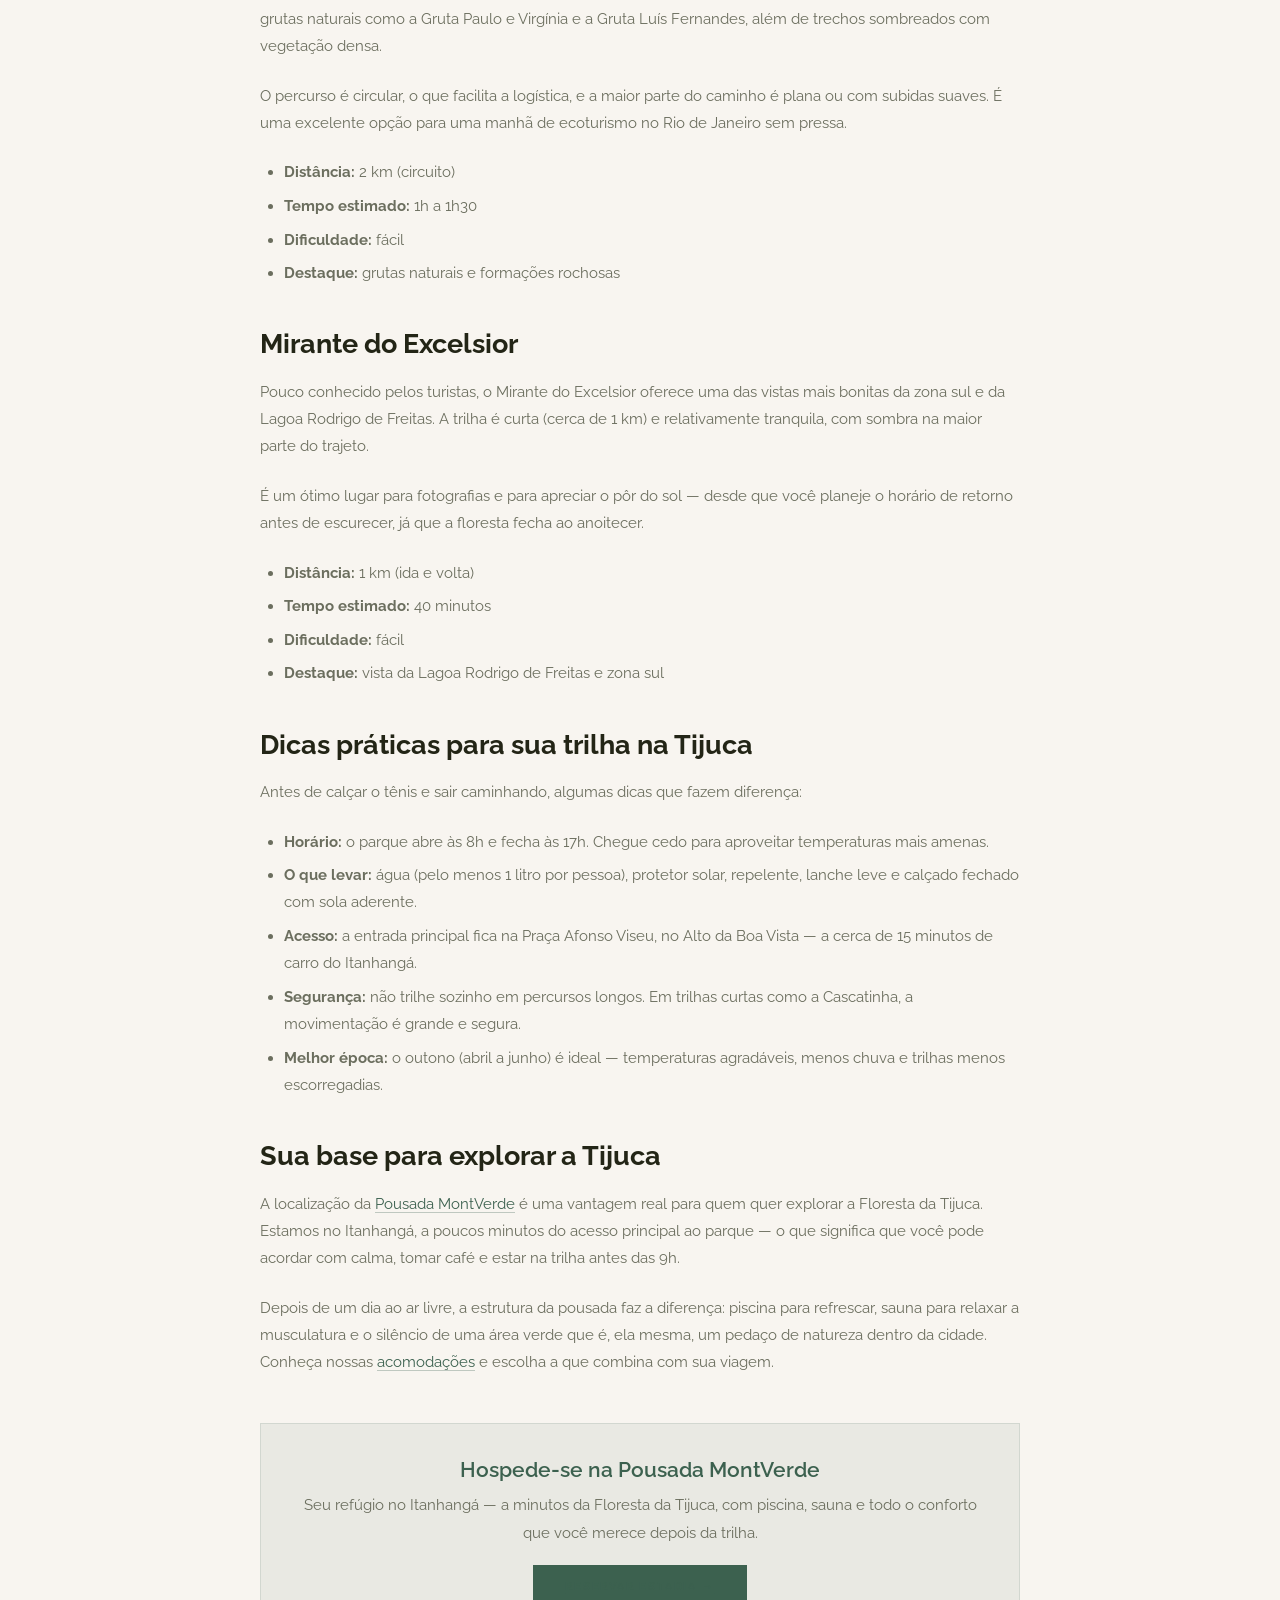
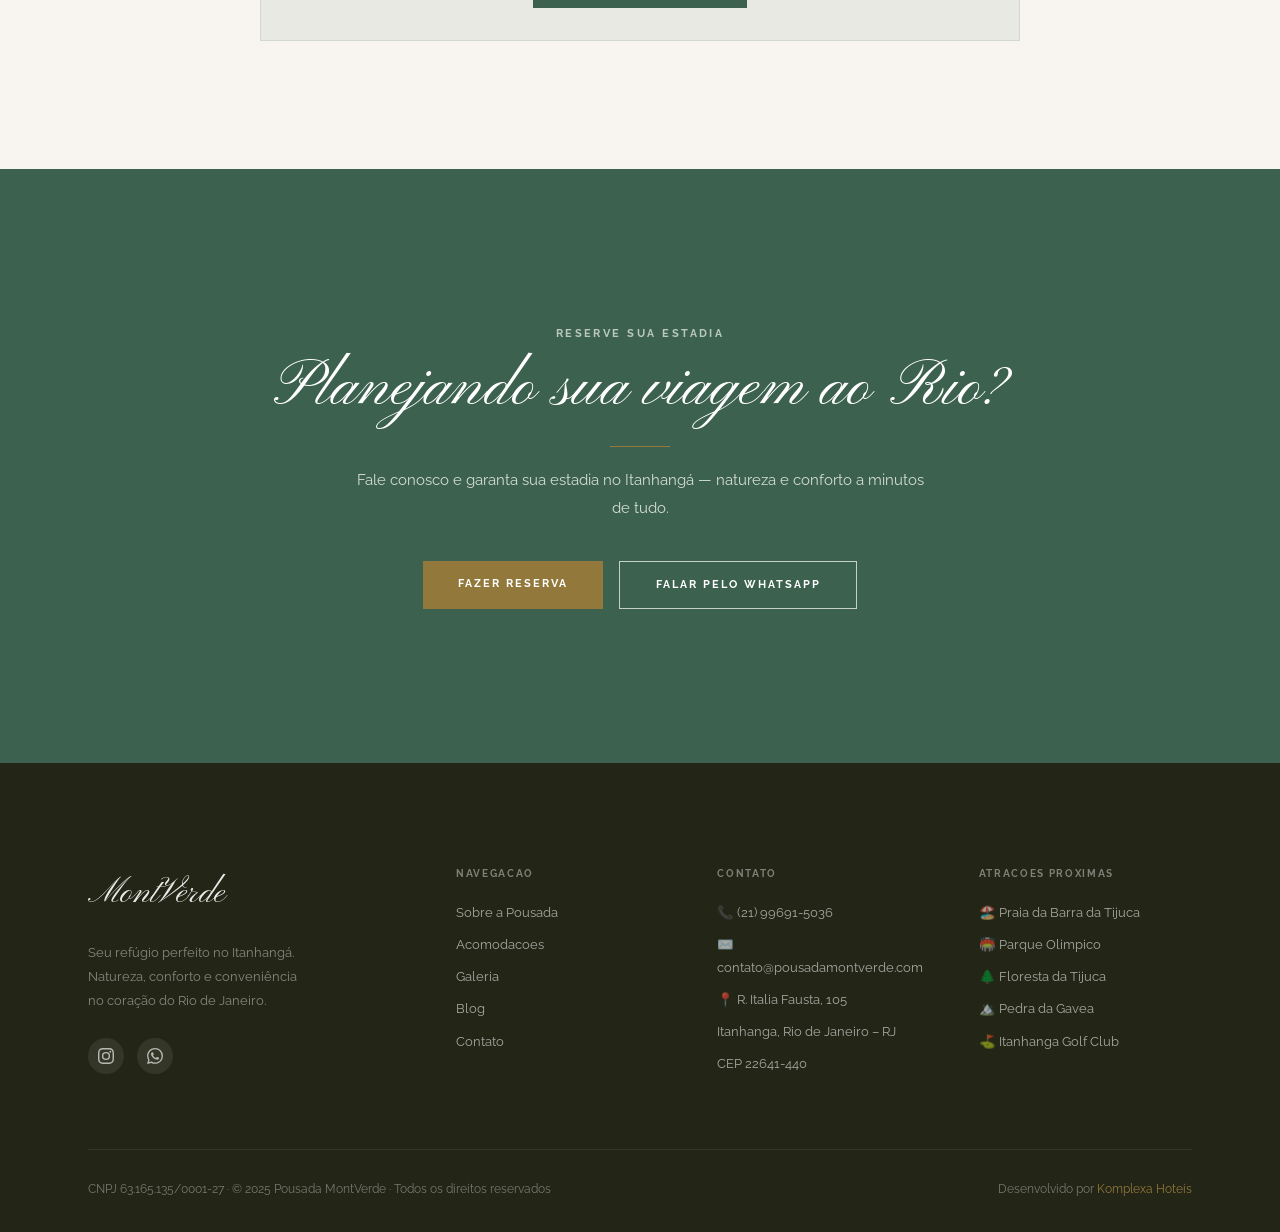
<file: blog/trilhas-floresta-tijuca-iniciantes/index.html>
<!DOCTYPE html>
<html lang="pt-BR">

<head>
  <meta charset="UTF-8">
  <meta name="viewport" content="width=device-width, initial-scale=1.0">
  <link rel="icon" type="image/x-icon" href="../../favicon.ico">
  <title>Melhores Trilhas na Floresta da Tijuca para Iniciantes | Blog Pousada MontVerde</title>
  <meta name="description" content="Descubra as melhores trilhas na Floresta da Tijuca para iniciantes. Roteiros fáceis com cachoeiras, mirantes e natureza exuberante no coração do Rio de Janeiro.">
  <meta property="og:title" content="Melhores Trilhas na Floresta da Tijuca para Iniciantes | Blog Pousada MontVerde">
  <meta property="og:description" content="Descubra as melhores trilhas na Floresta da Tijuca para iniciantes. Roteiros fáceis com cachoeiras, mirantes e natureza exuberante no coração do Rio.">
  <meta property="og:image" content="https://pousadamontverde.com.br/assets/img/hero/fachada.jpg">
  <meta property="og:url" content="https://pousadamontverde.com.br/blog/trilhas-floresta-tijuca-iniciantes/">
  <meta property="og:type" content="article">
  <meta property="article:published_time" content="2026-04-09">
  <link rel="canonical" href="https://pousadamontverde.com.br/blog/trilhas-floresta-tijuca-iniciantes/">
  <meta name="twitter:card" content="summary_large_image">
  <meta property="og:locale" content="pt_BR">

  <script type="application/ld+json">
{
  "@context": "https://schema.org",
  "@type": "BlogPosting",
  "headline": "Melhores Trilhas na Floresta da Tijuca para Iniciantes",
  "description": "Descubra as melhores trilhas na Floresta da Tijuca para iniciantes. Roteiros fáceis com cachoeiras, mirantes e natureza exuberante no coração do Rio de Janeiro.",
  "url": "https://pousadamontverde.com.br/blog/trilhas-floresta-tijuca-iniciantes/",
  "datePublished": "2026-04-09",
  "dateModified": "2026-04-09",
  "author": {
    "@type": "Organization",
    "name": "Pousada MontVerde"
  },
  "publisher": {
    "@type": "LodgingBusiness",
    "name": "Pousada MontVerde",
    "url": "https://pousadamontverde.com.br/",
    "logo": {
      "@type": "ImageObject",
      "url": "https://pousadamontverde.com.br/assets/img/logo.png"
    }
  },
  "image": "https://pousadamontverde.com.br/assets/img/hero/fachada.jpg",
  "mainEntityOfPage": {
    "@type": "WebPage",
    "@id": "https://pousadamontverde.com.br/blog/trilhas-floresta-tijuca-iniciantes/"
  }
}
</script>

  <script type="application/ld+json">
{
  "@context": "https://schema.org",
  "@type": "BreadcrumbList",
  "itemListElement": [
    { "@type": "ListItem", "position": 1, "name": "Home", "item": "https://pousadamontverde.com.br/" },
    { "@type": "ListItem", "position": 2, "name": "Blog", "item": "https://pousadamontverde.com.br/blog/" },
    { "@type": "ListItem", "position": 3, "name": "Melhores Trilhas na Floresta da Tijuca para Iniciantes", "item": "https://pousadamontverde.com.br/blog/trilhas-floresta-tijuca-iniciantes/" }
  ]
}
</script>

  <!-- GTM HEAD -->
  <script>(function (w, d, s, l, i) {
      w[l] = w[l] || []; w[l].push({ 'gtm.start': new Date().getTime(), event: 'gtm.js' });
      var f = d.getElementsByTagName(s)[0], j = d.createElement(s), dl = l != 'dataLayer' ? '&l=' + l : '';
      j.async = true; j.src = 'https://www.googletagmanager.com/gtm.js?id=' + i + dl; f.parentNode.insertBefore(j, f);
    })(window, document, 'script', 'dataLayer', 'GTM-MXDKKWH3');</script>

  <link rel="preconnect" href="https://fonts.googleapis.com">
  <link rel="preconnect" href="https://fonts.gstatic.com" crossorigin>
  <link
    href="https://fonts.googleapis.com/css2?family=Pinyon+Script&family=Raleway:ital,wght@0,300;0,400;0,500;0,600;0,700;1,300;1,400&display=swap"
    rel="stylesheet">
  <link rel="stylesheet" href="../../assets/css/style.css">
</head>

<body>

  <!-- GTM BODY -->
  <noscript><iframe src="https://www.googletagmanager.com/ns.html?id=GTM-MXDKKWH3" height="0" width="0"
      style="display:none;visibility:hidden"></iframe></noscript>

  <!-- ═══ HEADER ═══ -->
  <header class="hdr solid" id="hdr">
    <div class="hdr-inner">
      <a href="../../index.html" class="logo"><img src="../../assets/img/logo.png" alt="Pousada MontVerde" class="logo-img"></a>
      <nav class="nav">
        <a href="../../sobre/">Sobre</a>
        <a href="../../experiencia/">Experiencia</a>
        <a href="../../acomodacoes/">Acomodacoes</a>
        <a href="../../galeria/">Galeria</a>
        <a href="../../blog/" class="active">Blog</a>
        <a href="../../contato/">Contato</a>
      </nav>
      <a href="https://booking.hqbeds.com.br/montverde/rooms" class="hdr-btn">Reservar</a>
      <button class="ham" id="ham" aria-label="Menu" aria-expanded="false">
        <span></span><span></span><span></span>
      </button>
    </div>
  </header>

  <div class="mobnav" id="mobnav">
    <a href="../../sobre/" onclick="closeMob()">Sobre</a>
    <a href="../../experiencia/" onclick="closeMob()">Experiencia</a>
    <a href="../../acomodacoes/" onclick="closeMob()">Acomodacoes</a>
    <a href="../../galeria/" onclick="closeMob()">Galeria</a>
    <a href="../../blog/" onclick="closeMob()">Blog</a>
    <a href="../../contato/" onclick="closeMob()">Contato</a>
    <a href="https://booking.hqbeds.com.br/montverde/rooms" class="btn-gold" style="margin-top:1rem"
      onclick="closeMob()">Reservar Agora</a>
  </div>

  <!-- ═══ ARTICLE ═══ -->
  <article class="blog-post">
    <div class="container">
      <div class="blog-post-header">
        <nav class="blog-breadcrumb">
          <a href="../../index.html">Home</a> / <a href="../">Blog</a> / <span>Melhores Trilhas na Floresta da Tijuca para Iniciantes</span>
        </nav>
        <h1>Melhores Trilhas na Floresta da Tijuca para Iniciantes</h1>
        <div class="blog-post-meta">
          <time datetime="2026-04-09">09 Abr 2026</time>
          <span class="blog-post-pillar">Destino</span>
        </div>
        <div class="divider"></div>
      </div>

      <div class="blog-post-content">

        <p>A Floresta da Tijuca é um dos tesouros mais impressionantes do Rio de Janeiro — e, acredite, você não precisa ser um atleta para aproveitá-la. Com trilhas bem sinalizadas, cachoeiras refrescantes e mirantes de tirar o fôlego, o parque oferece opções perfeitas para quem está começando no mundo do ecoturismo no Rio de Janeiro.</p>

        <p>Localizada a poucos minutos do Itanhangá, onde fica a <a href="../../sobre/">Pousada MontVerde</a>, a Floresta da Tijuca é considerada uma das maiores florestas urbanas do mundo. São mais de 3.900 hectares de Mata Atlântica preservada, com dezenas de trilhas que variam de caminhadas leves a percursos mais desafiadores.</p>

        <p>Separamos as melhores trilhas na Floresta da Tijuca para quem quer curtir a natureza carioca sem perrengue — com dicas práticas de como chegar, o que levar e quanto tempo reservar.</p>

        <h2>Trilha do Pico da Tijuca</h2>

        <p>O ponto mais alto da Floresta da Tijuca, com 1.021 metros de altitude, surpreende pela acessibilidade. A trilha tem cerca de 3,5 km (ida e volta) e é considerada de dificuldade moderada, mas o ritmo é tranquilo e o caminho é bem demarcado.</p>

        <p>No topo, a recompensa: uma vista panorâmica de 360 graus que inclui a Baía de Guanabara, a Pedra da Gávea, o Cristo Redentor e toda a zona oeste do Rio. Chegue cedo para pegar o mirante sem neblina — o ideal é iniciar antes das 8h.</p>

        <ul>
          <li><strong>Distância:</strong> 3,5 km (ida e volta)</li>
          <li><strong>Tempo estimado:</strong> 2h a 2h30</li>
          <li><strong>Dificuldade:</strong> moderada</li>
          <li><strong>Destaque:</strong> vista panorâmica do Rio de Janeiro</li>
        </ul>

        <h2>Cascatinha Taunay</h2>

        <p>Se você procura uma trilha curtíssima com recompensa garantida, a Cascatinha Taunay é a escolha certa. Com apenas 200 metros de caminhada desde o estacionamento, você chega a uma queda d'água de 30 metros em plena Mata Atlântica.</p>

        <p>É o passeio ideal para famílias com crianças ou para quem quer apenas respirar ar puro sem muito esforço físico. A área ao redor tem mesas e bancos — perfeita para um piquenique improvisado depois da visita.</p>

        <ul>
          <li><strong>Distância:</strong> 200 metros</li>
          <li><strong>Tempo estimado:</strong> 20 minutos</li>
          <li><strong>Dificuldade:</strong> fácil</li>
          <li><strong>Destaque:</strong> cachoeira de 30 metros cercada de Mata Atlântica</li>
        </ul>

        <h2>Trilha do Circuito das Grutas</h2>

        <p>Uma das trilhas mais interessantes para quem gosta de explorar. O circuito passa por formações rochosas, grutas naturais como a Gruta Paulo e Virgínia e a Gruta Luís Fernandes, além de trechos sombreados com vegetação densa.</p>

        <p>O percurso é circular, o que facilita a logística, e a maior parte do caminho é plana ou com subidas suaves. É uma excelente opção para uma manhã de ecoturismo no Rio de Janeiro sem pressa.</p>

        <ul>
          <li><strong>Distância:</strong> 2 km (circuito)</li>
          <li><strong>Tempo estimado:</strong> 1h a 1h30</li>
          <li><strong>Dificuldade:</strong> fácil</li>
          <li><strong>Destaque:</strong> grutas naturais e formações rochosas</li>
        </ul>

        <h2>Mirante do Excelsior</h2>

        <p>Pouco conhecido pelos turistas, o Mirante do Excelsior oferece uma das vistas mais bonitas da zona sul e da Lagoa Rodrigo de Freitas. A trilha é curta (cerca de 1 km) e relativamente tranquila, com sombra na maior parte do trajeto.</p>

        <p>É um ótimo lugar para fotografias e para apreciar o pôr do sol — desde que você planeje o horário de retorno antes de escurecer, já que a floresta fecha ao anoitecer.</p>

        <ul>
          <li><strong>Distância:</strong> 1 km (ida e volta)</li>
          <li><strong>Tempo estimado:</strong> 40 minutos</li>
          <li><strong>Dificuldade:</strong> fácil</li>
          <li><strong>Destaque:</strong> vista da Lagoa Rodrigo de Freitas e zona sul</li>
        </ul>

        <h2>Dicas práticas para sua trilha na Tijuca</h2>

        <p>Antes de calçar o tênis e sair caminhando, algumas dicas que fazem diferença:</p>

        <ul>
          <li><strong>Horário:</strong> o parque abre às 8h e fecha às 17h. Chegue cedo para aproveitar temperaturas mais amenas.</li>
          <li><strong>O que levar:</strong> água (pelo menos 1 litro por pessoa), protetor solar, repelente, lanche leve e calçado fechado com sola aderente.</li>
          <li><strong>Acesso:</strong> a entrada principal fica na Praça Afonso Viseu, no Alto da Boa Vista — a cerca de 15 minutos de carro do Itanhangá.</li>
          <li><strong>Segurança:</strong> não trilhe sozinho em percursos longos. Em trilhas curtas como a Cascatinha, a movimentação é grande e segura.</li>
          <li><strong>Melhor época:</strong> o outono (abril a junho) é ideal — temperaturas agradáveis, menos chuva e trilhas menos escorregadias.</li>
        </ul>

        <h2>Sua base para explorar a Tijuca</h2>

        <p>A localização da <a href="../../experiencia/">Pousada MontVerde</a> é uma vantagem real para quem quer explorar a Floresta da Tijuca. Estamos no Itanhangá, a poucos minutos do acesso principal ao parque — o que significa que você pode acordar com calma, tomar café e estar na trilha antes das 9h.</p>

        <p>Depois de um dia ao ar livre, a estrutura da pousada faz a diferença: piscina para refrescar, sauna para relaxar a musculatura e o silêncio de uma área verde que é, ela mesma, um pedaço de natureza dentro da cidade. Conheça nossas <a href="../../acomodacoes/">acomodações</a> e escolha a que combina com sua viagem.</p>

        <div class="blog-cta-box">
          <h3>Hospede-se na Pousada MontVerde</h3>
          <p>Seu refúgio no Itanhangá — a minutos da Floresta da Tijuca, com piscina, sauna e todo o conforto que você merece depois da trilha.</p>
          <a href="../../contato/" class="btn-green">Reservar Estadia →</a>
        </div>

      </div>
    </div>
  </article>

  <!-- ═══ POSTS RELACIONADOS ═══ -->
  <!-- Seção oculta até haver mais posts publicados -->

  <!-- ═══ CTA ═══ -->
  <section style="background:var(--accent);text-align:center">
    <div class="container">
      <p class="overline" style="color:rgba(255,255,255,.65);text-align:center;display:block;margin:0 auto">Reserve sua
        estadia</p>
      <h2 style="color:#fff;margin:.6rem auto 1rem;text-align:center">Planejando sua viagem ao Rio?</h2>
      <div class="divider cx" style="background:var(--cta)"></div>
      <p style="color:rgba(255,255,255,.78);margin:1.2rem auto 2.5rem;text-align:center">Fale conosco e garanta sua
        estadia no Itanhangá — natureza e conforto a minutos de tudo.</p>
      <div style="display:flex;gap:1rem;justify-content:center;flex-wrap:wrap">
        <a href="../../contato/" class="btn-gold">Fazer Reserva</a>
        <a class="btn-outline-w" href="https://wa.me/5521996915036?text=Ol%C3%A1%2C%20tenho%20interesse%20em%20me%20hospedar%20na%20Pousada%20MontVerde%21" target="_blank" rel="noopener">Falar pelo
          WhatsApp</a>
      </div>
    </div>
  </section>

  <!-- ═══ FOOTER ═══ -->
  <footer>
    <div class="container">
      <div class="ft-grid">
        <div class="ft-brand">
          <span class="logo">MontVerde</span>
          <p>Seu refúgio perfeito no Itanhangá. Natureza, conforto e conveniência no coração do Rio de Janeiro.</p>
          <div class="ft-social">
            <a href="https://instagram.com/pousada_montverde" target="_blank" rel="noopener" aria-label="Instagram">
              <svg width="16" height="16" viewBox="0 0 24 24" fill="currentColor">
                <path d="M12 2.163c3.204 0 3.584.012 4.85.07 3.252.148 4.771 1.691 4.919 4.919.058 1.265.069 1.645.069 4.849 0 3.205-.012 3.584-.069 4.849-.149 3.225-1.664 4.771-4.919 4.919-1.266.058-1.644.07-4.85.07-3.204 0-3.584-.012-4.849-.07-3.26-.149-4.771-1.699-4.919-4.92-.058-1.265-.07-1.644-.07-4.849 0-3.204.013-3.583.07-4.849.149-3.227 1.664-4.771 4.919-4.919 1.266-.057 1.645-.069 4.849-.069zM12 0C8.741 0 8.333.014 7.053.072 2.695.272.273 2.69.073 7.052.014 8.333 0 8.741 0 12c0 3.259.014 3.668.072 4.948.2 4.358 2.618 6.78 6.98 6.98C8.333 23.986 8.741 24 12 24c3.259 0 3.668-.014 4.948-.072 4.354-.2 6.782-2.618 6.979-6.98.059-1.28.073-1.689.073-4.948 0-3.259-.014-3.667-.072-4.947-.196-4.354-2.617-6.78-6.979-6.98C15.668.014 15.259 0 12 0zm0 5.838a6.162 6.162 0 100 12.324 6.162 6.162 0 000-12.324zM12 16a4 4 0 110-8 4 4 0 010 8zm6.406-11.845a1.44 1.44 0 100 2.881 1.44 1.44 0 000-2.881z" />
              </svg>
            </a>
            <a href="https://wa.me/5521996915036?text=Ol%C3%A1%2C%20tenho%20interesse%20em%20me%20hospedar%20na%20Pousada%20MontVerde%21" target="_blank" rel="noopener" aria-label="WhatsApp">
              <svg width="16" height="16" viewBox="0 0 24 24" fill="currentColor">
                <path d="M17.472 14.382c-.297-.149-1.758-.867-2.03-.967-.273-.099-.471-.148-.67.15-.197.297-.767.966-.94 1.164-.173.199-.347.223-.644.075-.297-.15-1.255-.463-2.39-1.475-.883-.788-1.48-1.761-1.653-2.059-.173-.297-.018-.458.13-.606.134-.133.298-.347.446-.52.149-.174.198-.298.298-.497.099-.198.05-.371-.025-.52-.075-.149-.669-1.612-.916-2.207-.242-.579-.487-.5-.669-.51-.173-.008-.371-.01-.57-.01-.198 0-.52.074-.792.372-.272.297-1.04 1.016-1.04 2.479 0 1.462 1.065 2.875 1.213 3.074.149.198 2.096 3.2 5.077 4.487.709.306 1.262.489 1.694.625.712.227 1.36.195 1.871.118.571-.085 1.758-.719 2.006-1.413.248-.694.248-1.289.173-1.413-.074-.124-.272-.198-.57-.347m-5.421 7.403h-.004a9.87 9.87 0 01-5.031-1.378l-.361-.214-3.741.982.998-3.648-.235-.374a9.86 9.86 0 01-1.51-5.26c.001-5.45 4.436-9.884 9.888-9.884 2.64 0 5.122 1.03 6.988 2.898a9.825 9.825 0 012.893 6.994c-.003 5.45-4.437 9.884-9.885 9.884m8.413-18.297A11.815 11.815 0 0012.05 0C5.495 0 .16 5.335.157 11.892c0 2.096.547 4.142 1.588 5.945L.057 24l6.305-1.654a11.882 11.882 0 005.683 1.448h.005c6.554 0 11.89-5.335 11.893-11.893a11.821 11.821 0 00-3.48-8.413z" />
              </svg>
            </a>
          </div>
        </div>
        <div class="ft-col">
          <h4>Navegacao</h4>
          <a href="../../sobre/">Sobre a Pousada</a>
          <a href="../../acomodacoes/">Acomodacoes</a>
          <a href="../../galeria/">Galeria</a>
          <a href="../../blog/">Blog</a>
          <a href="../../contato/">Contato</a>
        </div>
        <div class="ft-col">
          <h4>Contato</h4>
          <span>📞 (21) 99691-5036</span>
          <span>✉️ contato@pousadamontverde.com</span>
          <span>📍 R. Italia Fausta, 105</span>
          <span>Itanhanga, Rio de Janeiro – RJ</span>
          <span>CEP 22641-440</span>
        </div>
        <div class="ft-col">
          <h4>Atracoes Proximas</h4>
          <span>🏖️ Praia da Barra da Tijuca</span>
          <span>🏟️ Parque Olimpico</span>
          <span>🌲 Floresta da Tijuca</span>
          <span>🏔️ Pedra da Gavea</span>
          <span>⛳ Itanhanga Golf Club</span>
        </div>
      </div>
      <div class="ft-bottom">
        <p>CNPJ 63.165.135/0001-27 · © 2025 Pousada MontVerde · Todos os direitos reservados</p>
        <p>Desenvolvido por <a href="#" target="_blank">Komplexa Hoteis</a></p>
      </div>
    </div>
  </footer>

  <!-- ═══ WHATSAPP BOTÃO FLUTUANTE ═══ -->
  <a class="wa-btn" href="https://wa.me/5521996915036?text=Ol%C3%A1%2C%20tenho%20interesse%20em%20me%20hospedar%20na%20Pousada%20MontVerde%21" target="_blank" rel="noopener" aria-label="Falar pelo WhatsApp">
    <svg viewBox="0 0 24 24">
      <path d="M17.472 14.382c-.297-.149-1.758-.867-2.03-.967-.273-.099-.471-.148-.67.15-.197.297-.767.966-.94 1.164-.173.199-.347.223-.644.075-.297-.15-1.255-.463-2.39-1.475-.883-.788-1.48-1.761-1.653-2.059-.173-.297-.018-.458.13-.606.134-.133.298-.347.446-.52.149-.174.198-.298.298-.497.099-.198.05-.371-.025-.52-.075-.149-.669-1.612-.916-2.207-.242-.579-.487-.5-.669-.51-.173-.008-.371-.01-.57-.01-.198 0-.52.074-.792.372-.272.297-1.04 1.016-1.04 2.479 0 1.462 1.065 2.875 1.213 3.074.149.198 2.096 3.2 5.077 4.487.709.306 1.262.489 1.694.625.712.227 1.36.195 1.871.118.571-.085 1.758-.719 2.006-1.413.248-.694.248-1.289.173-1.413-.074-.124-.272-.198-.57-.347m-5.421 7.403h-.004a9.87 9.87 0 01-5.031-1.378l-.361-.214-3.741.982.998-3.648-.235-.374a9.86 9.86 0 01-1.51-5.26c.001-5.45 4.436-9.884 9.888-9.884 2.64 0 5.122 1.03 6.988 2.898a9.825 9.825 0 012.893 6.994c-.003 5.45-4.437 9.884-9.885 9.884m8.413-18.297A11.815 11.815 0 0012.05 0C5.495 0 .16 5.335.157 11.892c0 2.096.547 4.142 1.588 5.945L.057 24l6.305-1.654a11.882 11.882 0 005.683 1.448h.005c6.554 0 11.89-5.335 11.893-11.893a11.821 11.821 0 00-3.48-8.413z" />
    </svg>
  </a>

  <script src="../../assets/js/main.js"></script>
</body>

</html>
</file>
<file: assets/css/style.css>
/* ============================================================
   POUSADA MONTVERDE — style.css
   Gerado pela skill hotel-boutique-site | Komplexa Hotéis
   ============================================================ */

/* ── RESET ── */
*, *::before, *::after { margin: 0; padding: 0; box-sizing: border-box; }
html { scroll-behavior: auto; }
body {
  background: var(--bg); color: var(--text);
  font-family: var(--font-body); overflow-x: hidden;
  -webkit-font-smoothing: antialiased; line-height: 1.7;
}
img, video { max-width: 100%; display: block; object-fit: cover; }
a { color: inherit; text-decoration: none; }
button { cursor: pointer; }

/* ── TOKENS ── */
:root {
  --accent:       #3c614f;
  --accent-hover: #2d4e3d;
  --accent-rgb:   60, 97, 79;
  --accent-soft:  rgba(60,97,79,.08);
  --cta:          #92783b;
  --cta-hover:    #7a6430;
  --cta-rgb:      146,120,59;
  --bg:           #f8f5f0;
  --bg-rgb:       248,245,240;
  --surface:      #ffffff;
  --surface-light:#f0ede7;
  --text:         #232516;
  --text-muted:   #6b6e5e;
  --border:       rgba(60,97,79,.13);
  --shadow:       0 4px 24px rgba(35,37,22,.07);
  --shadow-lg:    0 12px 48px rgba(35,37,22,.13);
  --hero-overlay: linear-gradient(to bottom,rgba(35,37,22,.28) 0%,rgba(35,37,22,.05) 40%,rgba(35,37,22,.58) 100%);
  --font-display: 'Pinyon Script', cursive;
  --font-body:    'Raleway', sans-serif;
  --space-xs: clamp(.5rem,1vw,.75rem);
  --space-sm: clamp(1rem,2vw,1.5rem);
  --space-md: clamp(2rem,4vw,3rem);
  --space-lg: clamp(4rem,8vw,6rem);
  --space-xl: clamp(6rem,12vw,10rem);
  --space-xxl:clamp(8rem,15vw,14rem);
  --ease: cubic-bezier(.25,.46,.45,.94);
}

/* ── TIPOGRAFIA ── */
h1 { font-family:var(--font-display); font-size:clamp(3rem,8vw,7rem); font-weight:400; line-height:1.05; }
h2 { font-family:var(--font-display); font-size:clamp(2.2rem,5vw,4rem); font-weight:400; line-height:1.15; }
h3 { font-family:var(--font-display); font-size:clamp(1.4rem,2.5vw,2rem); font-weight:400; }
h4 { font-family:var(--font-body); font-size:.85rem; font-weight:700; letter-spacing:.06em; text-transform:uppercase; }
.overline { font-family:var(--font-body); font-size:.7rem; letter-spacing:.22em; text-transform:uppercase; color:var(--cta); font-weight:700; }
p { font-size:clamp(.92rem,1.1vw,1.04rem); line-height:1.85; color:var(--text-muted); max-width:65ch; }

/* ── LAYOUT ── */
section { padding:var(--space-xl) 0; }
.container { max-width:1200px; margin:0 auto; padding:0 clamp(1.5rem,4vw,3rem); }
.sec-head { margin-bottom:clamp(2.5rem,5vw,4rem); }
.sec-head.c { text-align:center; }
.sec-head.c p { margin:0 auto; }

/* ── DIVIDERS ── */
.divider { width:60px; height:1.5px; background:var(--cta); transform-origin:left center; }
.divider.cx { margin:1.2rem auto; transform-origin:center; }

/* ── LAZY LOAD ── */
img { opacity:0; transition:opacity .6s ease; }
img.loaded { opacity:1; }

/* ── PLACEHOLDER QUANDO SEM FOTO ── */
.hero-bg img { background:linear-gradient(160deg,#232516 0%,#3c614f 100%); }
.pg-hero > img { background:linear-gradient(160deg,#232516 0%,#3c614f 60%); }
.ab-img img,.sobre-img-big img,.sobre-img-sm img,.rc-img img,.rp-c img,.gi img,.dp-img img { background:var(--surface-light); }

/* ── BOTÕES ── */
.btn-primary { display:inline-block; background:var(--accent); color:#fff; padding:.85rem 2.2rem; font-family:var(--font-body); font-size:.7rem; letter-spacing:.18em; text-transform:uppercase; font-weight:700; transition:background .3s; border:none; }
.btn-primary:hover { background:var(--accent-hover); }
.btn-gold { display:inline-block; background:var(--cta); color:#fff; padding:.85rem 2.2rem; font-family:var(--font-body); font-size:.7rem; letter-spacing:.18em; text-transform:uppercase; font-weight:700; transition:background .3s; border:none; }
.btn-gold:hover { background:var(--cta-hover); }
.btn-green { display:inline-block; background:var(--accent); color:#fff; padding:.75rem 2rem; font-family:var(--font-body); font-size:.7rem; letter-spacing:.16em; text-transform:uppercase; font-weight:700; transition:background .3s; border:none; }
.btn-green:hover { background:var(--accent-hover); }
.btn-outline { display:inline-block; background:transparent; color:var(--accent); padding:.75rem 2rem; font-family:var(--font-body); font-size:.7rem; letter-spacing:.16em; text-transform:uppercase; font-weight:700; border:1.5px solid var(--accent); transition:all .3s; }
.btn-outline:hover { background:var(--accent); color:#fff; }
.btn-outline-w { display:inline-block; background:transparent; color:#fff; padding:.85rem 2.2rem; font-family:var(--font-body); font-size:.7rem; letter-spacing:.18em; text-transform:uppercase; font-weight:700; border:1.5px solid rgba(255,255,255,.7); transition:all .3s; }
.btn-outline-w:hover { background:#fff; color:var(--accent); }

/* ── HEADER ── */
.hdr { position:fixed; top:0; left:0; right:0; z-index:1000; padding:1.5rem 0; transition:all .4s var(--ease); }
.hdr.hero-mode { background:transparent; }
.hdr.solid { background:rgba(var(--bg-rgb),.97); backdrop-filter:blur(20px); padding:.9rem 0; box-shadow:0 1px 0 var(--border); }
.hdr-inner { max-width:1400px; margin:0 auto; padding:0 clamp(1.5rem,4vw,3rem); display:flex; align-items:center; justify-content:space-between; }
.logo { font-family:var(--font-display); font-size:1.8rem; font-weight:400; color:#fff; transition:color .4s; }
.hdr.solid .logo { color:var(--accent); }
.nav { display:flex; gap:2.2rem; }
.nav a { font-family:var(--font-body); font-size:.68rem; letter-spacing:.12em; text-transform:uppercase; font-weight:600; color:rgba(255,255,255,.88); position:relative; padding-bottom:4px; transition:color .3s; }
.hdr.solid .nav a { color:var(--text); }
.nav a::after { content:''; position:absolute; bottom:0; left:0; width:0; height:1px; background:var(--cta); transition:width .3s; }
.nav a:hover::after { width:100%; }
.hdr-btn { background:var(--cta); color:#fff; border:none; padding:.6rem 1.6rem; font-family:var(--font-body); font-size:.68rem; letter-spacing:.14em; text-transform:uppercase; font-weight:700; cursor:pointer; transition:background .3s; text-decoration:none; display:inline-block; }
.hdr-btn:hover { background:var(--cta-hover); }
.ham { display:none; flex-direction:column; gap:5px; background:none; border:none; cursor:pointer; padding:.5rem; }
.ham span { width:26px; height:1.5px; background:#fff; transition:all .3s; }
.hdr.solid .ham span { background:var(--text); }
.ham.open span:nth-child(1) { transform:rotate(45deg) translate(5px,4px); }
.ham.open span:nth-child(2) { opacity:0; }
.ham.open span:nth-child(3) { transform:rotate(-45deg) translate(5px,-4px); }
.mobnav { position:fixed; inset:0; z-index:999; background:var(--bg); display:flex; flex-direction:column; align-items:center; justify-content:center; gap:1.8rem; opacity:0; visibility:hidden; transition:all .4s var(--ease); padding:2rem; }
.mobnav.open { opacity:1; visibility:visible; }
.mobnav a { font-family:var(--font-display); font-size:clamp(1.8rem,5vw,2.8rem); color:var(--text); transition:color .2s; }
.mobnav a:hover { color:var(--accent); }
.mobnav .btn-gold { font-family:var(--font-body)!important; font-size:.75rem!important; letter-spacing:.18em!important; padding:.85rem 2rem!important; }

/* ── HERO ── */
/* ── HERO ── */
.hero { position:relative; height:100vh; min-height:600px; display:flex; flex-direction:column; align-items:center; justify-content:center; overflow:hidden; }
.hero-bg { position:absolute; inset:0; }
.hero-bg img { width:100%; height:100%; object-fit:cover; opacity:1; }
.hero-ov { position:absolute; inset:0; background:linear-gradient(to bottom,rgba(20,24,14,.25) 0%,rgba(20,24,14,.45) 40%,rgba(20,24,14,.72) 100%); }
.hero-c { position:relative; z-index:2; display:flex; flex-direction:column; align-items:center; text-align:center; padding:0 clamp(1.5rem,4vw,3rem); width:100%; gap:clamp(1.4rem,3vh,2.2rem); }
.hero-overline { font-family:var(--font-body); font-size:.72rem; letter-spacing:.28em; text-transform:uppercase; color:rgba(255,255,255,.78); font-weight:600; display:block; margin:0; }
.hero-title { font-family:var(--font-display); font-size:clamp(4.5rem,12vw,9rem); font-weight:400; line-height:1; color:#fff; margin:0; }
.hero-divider { width:50px; height:1.5px; background:var(--cta); margin:0; display:none; }
.hero-sub { font-family:var(--font-body); font-size:clamp(1rem,1.6vw,1.25rem); color:rgba(255,255,255,.92); letter-spacing:.05em; font-weight:300; margin:0; }
.hero-ctas { display:flex; gap:1.2rem; justify-content:center; flex-wrap:wrap; margin:0; }
.hero-scroll { position:absolute; bottom:2.5rem; left:50%; transform:translateX(-50%); z-index:2; display:flex; flex-direction:column; align-items:center; gap:.6rem; color:rgba(255,255,255,.6); text-decoration:none; transition:color .3s; }
.hero-scroll:hover { color:rgba(255,255,255,.95); }
.hero-scroll-label { font-family:var(--font-body); font-size:.62rem; letter-spacing:.22em; text-transform:uppercase; }
.hero-scroll-line { width:1px; height:40px; background:rgba(255,255,255,.45); animation:scrollPulse 2s ease-in-out infinite; }
@keyframes scrollPulse { 0%,100%{opacity:.3} 50%{opacity:1} }
.scroll-hint { position:absolute; bottom:2.5rem; left:50%; transform:translateX(-50%); display:flex; flex-direction:column; align-items:center; gap:.5rem; z-index:2; }
.scroll-hint span { font-family:var(--font-body); font-size:.62rem; letter-spacing:.2em; text-transform:uppercase; color:rgba(255,255,255,.55); }
.scl { width:1px; height:50px; background:linear-gradient(to bottom,rgba(255,255,255,.5),transparent); animation:scrollPulse 1.8s ease-in-out infinite; }
@keyframes scrollPulse { 0%,100%{opacity:.3} 50%{opacity:1} }

/* HQ Beds booking widget wrapper */
.hqbeds-wrap { background:rgba(248,245,240,.97); padding:1rem 1.5rem; max-width:380px; margin:0 auto; box-shadow:0 8px 32px rgba(0,0,0,.22); display:flex; justify-content:center; align-items:center; }

/* ── STRIP ── */
.strip { background:var(--accent); padding:clamp(2.5rem,5vw,4rem) 0; }
.strip-g { display:grid; grid-template-columns:repeat(4,1fr); gap:2rem; text-align:center; }
.strip-i { padding:1rem; }
.s-icon { font-size:2rem; margin-bottom:.8rem; }
.strip-i h4 { color:#fff; font-size:.78rem; letter-spacing:.1em; margin-bottom:.4rem; }
.strip-i p { color:rgba(255,255,255,.72); font-size:.8rem; max-width:100%; line-height:1.65; }

/* ── SOBRE PREVIEW ── */
.ab-grid { display:grid; grid-template-columns:1fr 1fr; gap:clamp(3rem,6vw,6rem); align-items:center; }
.ab-img { position:relative; overflow:hidden; aspect-ratio:4/5; }
.ab-img img { width:100%; height:100%; object-fit:cover; }
.ab-txt { display:flex; flex-direction:column; gap:.9rem; }
.ab-txt h2 { margin:.4rem 0; }
.badges { display:flex; flex-wrap:wrap; gap:.5rem; margin-top:.4rem; }
.badge { display:inline-block; padding:.3rem .85rem; border:1px solid var(--border); font-size:.66rem; letter-spacing:.1em; text-transform:uppercase; color:var(--accent); font-weight:700; }

/* ── QUARTOS PREVIEW ── */
.rp-g { display:grid; grid-template-columns:repeat(3,1fr); gap:1.5rem; margin-top:clamp(2.5rem,5vw,4rem); }
.rp-c { position:relative; overflow:hidden; aspect-ratio:3/4; display:block; }
.rp-c img { width:100%; height:100%; object-fit:cover; transition:transform .7s var(--ease); }
.rp-c:hover img { transform:scale(1.07); }
.rp-info { position:absolute; bottom:0; left:0; right:0; padding:2.5rem 1.4rem 1.4rem; background:linear-gradient(to top,rgba(35,37,22,.78),transparent); color:#fff; }
.rp-info h3 { color:#fff; margin-bottom:.2rem; }
.rp-info span { font-size:.68rem; letter-spacing:.12em; text-transform:uppercase; color:rgba(255,255,255,.72); }

/* ── PAGE HERO (subpáginas) ── */
.pg-hero { position:relative; height:55vh; min-height:380px; display:flex; align-items:flex-end; overflow:hidden; }
.pg-hero > img { position:absolute; inset:0; width:100%; height:115%; object-fit:cover; }
.pg-hero::after { content:''; position:absolute; inset:0; background:linear-gradient(to top,rgba(35,37,22,.72) 0%,rgba(35,37,22,.18) 60%,transparent 100%); }
.pg-hero-c { position:relative; z-index:2; color:#fff; padding:3rem clamp(1.5rem,4vw,3rem); max-width:1400px; margin:0 auto; width:100%; }
.pg-hero-c .overline { color:rgba(255,255,255,.72); margin-bottom:.5rem; display:block; }
.pg-hero-c h1 { font-size:clamp(2.5rem,6vw,5rem); color:#fff; }

/* ── ACOMODAÇÕES ── */
.fbr { display:flex; gap:.5rem; flex-wrap:wrap; margin-bottom:3rem; justify-content:center; }
.fbtn { background:transparent; border:1.5px solid var(--border); padding:.5rem 1.4rem; font-family:var(--font-body); font-size:.68rem; letter-spacing:.12em; text-transform:uppercase; font-weight:700; color:var(--text-muted); cursor:pointer; transition:all .3s; }
.fbtn:hover,.fbtn.active { background:var(--accent); border-color:var(--accent); color:#fff; }
.rm-g { display:grid; grid-template-columns:repeat(3,1fr); gap:2rem; }
.rc { background:var(--surface); box-shadow:var(--shadow); overflow:hidden; transition:transform .4s var(--ease),box-shadow .4s; }
.rc:hover { transform:translateY(-6px); box-shadow:var(--shadow-lg); }
.rc-img { position:relative; overflow:hidden; aspect-ratio:4/3; }
.rc-img img { width:100%; height:100%; object-fit:cover; transition:transform .6s var(--ease); }
.rc:hover .rc-img img { transform:scale(1.06); }
.rc-tag { position:absolute; top:1rem; left:1rem; background:var(--accent); color:#fff; padding:.25rem .75rem; font-size:.62rem; letter-spacing:.12em; text-transform:uppercase; font-weight:700; }
.rc-b { padding:1.4rem 1.6rem; }
.rc-b h3 { font-size:clamp(1rem,1.8vw,1.5rem); margin-bottom:.5rem; }
.rc-b p { font-size:.86rem; margin-bottom:.8rem; max-width:100%; }
.rc-feats { display:flex; flex-wrap:wrap; gap:.35rem; margin-bottom:1rem; }
.rc-feat { font-size:.62rem; letter-spacing:.08em; text-transform:uppercase; font-weight:700; color:var(--accent); padding:.2rem .55rem; border:1px solid rgba(var(--accent-rgb),.25); }
.rc-wa { display:flex; align-items:center; gap:.5rem; color:#25D366; font-size:.7rem; letter-spacing:.1em; text-transform:uppercase; font-weight:700; cursor:pointer; background:none; border:none; transition:opacity .2s; margin-top:.5rem; }
.rc-wa:hover { opacity:.75; }

/* ── GALERIA ── */
.gal-g { display:grid; grid-template-columns:repeat(4,1fr); gap:.8rem; }
.gi { overflow:hidden; aspect-ratio:1; cursor:pointer; }
.gi.tall { grid-row:span 2; aspect-ratio:auto; }
.gi img { width:100%; height:100%; object-fit:cover; transition:transform .6s var(--ease); }
.gi:hover img { transform:scale(1.06); }
#lb { position:fixed; inset:0; z-index:9999; background:rgba(0,0,0,.95); display:flex; align-items:center; justify-content:center; opacity:0; visibility:hidden; transition:all .35s var(--ease); }
#lb.open { opacity:1; visibility:visible; }
#lbImg { max-width:90vw; max-height:85vh; object-fit:contain; opacity:1; }
.lb-close { position:absolute; top:1.5rem; right:1.5rem; background:none; border:none; color:#fff; font-size:2rem; cursor:pointer; opacity:.7; transition:opacity .2s; }
.lb-close:hover { opacity:1; }
.lb-nav { position:absolute; top:50%; transform:translateY(-50%); background:rgba(255,255,255,.1); border:none; color:#fff; width:50px; height:50px; font-size:1.5rem; cursor:pointer; display:flex; align-items:center; justify-content:center; transition:background .2s; }
.lb-nav:hover { background:rgba(255,255,255,.2); }
.lb-prev { left:1rem; }
.lb-next { right:1rem; }
#lbCnt { position:absolute; bottom:1.5rem; left:50%; transform:translateX(-50%); color:rgba(255,255,255,.55); font-size:.75rem; letter-spacing:.1em; }

/* ── LOCALIZAÇÃO ── */
.map-wrap { width:100%; height:460px; overflow:hidden; }
.map-wrap iframe { width:100%; height:100%; border:0; }
.loc-grid { display:grid; grid-template-columns:1fr 1fr; gap:clamp(3rem,6vw,5rem); align-items:start; }
.atrac-list { display:flex; flex-direction:column; gap:.8rem; margin-top:1.5rem; }
.atrac-item { display:flex; align-items:center; gap:1rem; padding:.8rem 1rem; background:var(--surface); box-shadow:var(--shadow); border-left:3px solid var(--cta); }
.atrac-icon { font-size:1.4rem; flex-shrink:0; }
.atrac-info h4 { font-size:.78rem; color:var(--text); margin-bottom:.1rem; }
.atrac-info p { font-size:.78rem; max-width:100%; margin:0; }

/* ── CONTATO ── */
.ct-grid { display:grid; grid-template-columns:1fr 1.2fr; gap:clamp(3rem,6vw,5rem); align-items:start; }
.ct-info { display:flex; flex-direction:column; gap:1.5rem; }
.ct-block { display:flex; gap:1rem; align-items:flex-start; }
.ct-block-icon { width:44px; height:44px; border-radius:50%; background:var(--accent-soft); display:flex; align-items:center; justify-content:center; font-size:1.2rem; flex-shrink:0; margin-top:.2rem; }
.ct-block-txt h4 { font-size:.75rem; color:var(--text); margin-bottom:.3rem; }
.ct-block-txt p { font-size:.88rem; max-width:100%; margin:0; }
.ct-form { background:var(--surface); padding:2.5rem; box-shadow:var(--shadow); }
.fg { display:flex; flex-direction:column; gap:.4rem; margin-bottom:1.2rem; }
.fg label { font-family:var(--font-body); font-size:.65rem; letter-spacing:.12em; text-transform:uppercase; font-weight:700; color:var(--text-muted); }
.fg input,.fg select,.fg textarea { background:var(--bg); border:1px solid var(--border); color:var(--text); padding:.75rem 1rem; font-family:var(--font-body); font-size:.9rem; outline:none; transition:border-color .3s; width:100%; }
.fg input:focus,.fg select:focus,.fg textarea:focus { border-color:var(--accent); }
.fg textarea { resize:vertical; }
.ok-msg { display:none; text-align:center; color:var(--accent); font-weight:700; font-size:.9rem; padding:1rem; }
.ok-msg.show { display:block; }

/* ── SOBRE PAGE ── */
.sobre-hero-txt { display:grid; grid-template-columns:1fr 1fr; gap:clamp(3rem,6vw,6rem); align-items:center; }
.sobre-imgs { display:grid; grid-template-columns:1fr 1fr; gap:1rem; margin-top:clamp(4rem,8vw,7rem); }
.sobre-img-big { grid-column:span 2; aspect-ratio:16/7; overflow:hidden; }
.sobre-img-big img { width:100%; height:100%; object-fit:cover; }
.sobre-img-sm { aspect-ratio:1; overflow:hidden; }
.sobre-img-sm img { width:100%; height:100%; object-fit:cover; }
.dif-g { display:grid; grid-template-columns:repeat(3,1fr); gap:2rem; margin-top:3rem; }
.dif-c { background:var(--surface); padding:2rem; box-shadow:var(--shadow); border-top:3px solid var(--accent); text-align:center; }
.dif-icon { font-size:2.5rem; margin-bottom:1rem; }
.dif-c h4 { margin-bottom:.6rem; }
.dif-c p { font-size:.86rem; max-width:100%; }

/* ── WHATSAPP ── */
.wa-btn { position:fixed; bottom:2rem; right:2rem; z-index:8000; width:58px; height:58px; border-radius:50%; background:#25D366; color:#fff; border:none; display:flex; align-items:center; justify-content:center; box-shadow:0 4px 20px rgba(37,211,102,.4); cursor:pointer; transition:transform .3s var(--ease); }
.wa-btn:hover { transform:scale(1.1); }
.wa-btn svg { width:28px; height:28px; fill:#fff; }
.wa-modal { display:none; position:fixed; inset:0; z-index:9500; }
.wa-modal.open { display:flex; align-items:flex-end; justify-content:flex-end; padding:0 2rem 5.5rem 2rem; }
/* .wa-box e .wa-modal-box são equivalentes — suporte aos dois nomes */
.wa-box,
.wa-modal-box { background:var(--surface); width:340px; padding:2.2rem 1.8rem 1.8rem; box-shadow:0 12px 50px rgba(0,0,0,.18); border-top:3px solid #25D366; position:relative; }
.wa-box-hdr,
.wa-modal-header { display:flex; justify-content:space-between; align-items:center; margin-bottom:1.2rem; gap:.8rem; }
.wa-box-hdr h4,
.wa-modal-header h4 { font-size:.74rem; letter-spacing:.1em; text-transform:uppercase; }
.wa-icon { width:36px; height:36px; border-radius:50%; background:#25D366; display:flex; align-items:center; justify-content:center; flex-shrink:0; }
.wa-modal-close { background:none; border:none; font-size:1.5rem; cursor:pointer; color:var(--text-muted); line-height:1; padding:0; position:absolute; top:.9rem; left:1.1rem; }
.wa-modal-top { display:flex; align-items:flex-start; gap:.9rem; margin:.3rem 0 1.3rem; }
.wa-modal-top .wa-icon { margin-top:.15rem; }
.wa-modal-titles h4 { font-size:.82rem; letter-spacing:.1em; text-transform:uppercase; font-weight:700; color:var(--text); margin-bottom:.35rem; }
.wa-modal-titles p { font-size:.88rem; color:var(--text-muted); line-height:1.4; margin:0; }
.wa-or { display:flex; align-items:center; gap:.8rem; margin:.3rem 0; color:var(--text-muted); font-size:.7rem; letter-spacing:.15em; text-transform:uppercase; }
.wa-or::before, .wa-or::after { content:''; flex:1; height:1px; background:var(--border); }
.wa-reserve { display:flex; align-items:center; justify-content:center; gap:.5rem; background:var(--cta); color:#fff; border:none; padding:.85rem; font-family:var(--font-body); font-size:.7rem; letter-spacing:.14em; text-transform:uppercase; font-weight:700; cursor:pointer; transition:background .3s; text-decoration:none; }
.wa-reserve:hover { background:var(--cta-hover); }
.wa-form-body { display:flex; flex-direction:column; gap:.65rem; }
.wa-form-body .fg { display:flex; flex-direction:column; gap:.2rem; }
.wa-form-body label { font-size:.68rem; letter-spacing:.08em; text-transform:uppercase; font-weight:700; color:var(--text); }
.wa-form-body input { background:var(--surface-light); border:1px solid var(--border); color:var(--text); padding:.55rem .8rem; font-family:var(--font-body); font-size:.88rem; outline:none; transition:border-color .3s; width:100%; }
.wa-form-body input:focus { border-color:var(--accent); }
.wa-form-body .fg-row { display:grid; grid-template-columns:1fr 1fr; gap:.5rem; }
.wa-close { background:none; border:none; color:var(--text-muted); font-size:1.3rem; cursor:pointer; line-height:1; }
.wa-submit { width:100%; background:#25D366; color:#fff; border:none; padding:.85rem; font-family:var(--font-body); font-size:.7rem; letter-spacing:.14em; text-transform:uppercase; font-weight:700; cursor:pointer; transition:background .3s; margin-top:.6rem; }
.wa-submit:hover { background:#1da851; }

/* ── POPUP DESCONTO ── */
.discount-popup { position:fixed; inset:0; z-index:9800; background:rgba(0,0,0,.6); display:flex; align-items:center; justify-content:center; opacity:0; visibility:hidden; transition:all .4s var(--ease); padding:1rem; }
.discount-popup.open { opacity:1; visibility:visible; }
.dp-box { background:var(--bg); max-width:680px; width:100%; display:grid; grid-template-columns:1fr 1fr; overflow:hidden; position:relative; max-height:90vh; }
.dp-close { position:absolute; top:.8rem; right:.8rem; background:rgba(0,0,0,.3); border:none; color:#fff; width:30px; height:30px; border-radius:50%; cursor:pointer; font-size:1.2rem; display:flex; align-items:center; justify-content:center; z-index:2; transition:background .2s; }
.dp-close:hover { background:rgba(0,0,0,.5); }
.dp-content { padding:2.5rem 2rem; display:flex; flex-direction:column; justify-content:center; }
.dp-content h3 { font-family:var(--font-display); font-size:clamp(1.6rem,3vw,2.4rem); font-weight:400; line-height:1.2; margin:.5rem 0 .8rem; }
.dp-highlight { color:var(--cta); }
.dp-sub { font-size:.86rem; color:var(--text-muted); margin-bottom:1.5rem; max-width:100%; }
.dp-field { margin-bottom:.8rem; }
.dp-field input { width:100%; background:var(--surface); border:1px solid var(--border); color:var(--text); padding:.75rem 1rem; font-family:var(--font-body); font-size:.9rem; outline:none; transition:border-color .3s; }
.dp-field input:focus { border-color:var(--accent); }
.dp-btn { width:100%; background:var(--cta); color:#fff; border:none; padding:.85rem; font-family:var(--font-body); font-size:.7rem; letter-spacing:.15em; text-transform:uppercase; font-weight:700; cursor:pointer; transition:background .3s; }
.dp-btn:hover { background:var(--cta-hover); }
.dp-disclaimer { font-size:.68rem; color:var(--text-muted); margin-top:.7rem; max-width:100%; }
.dp-disclaimer a { color:var(--cta); }
.dp-img { position:relative; overflow:hidden; }
.dp-img img { width:100%; height:100%; object-fit:cover; }
.dp-img-ov { position:absolute; inset:0; background:linear-gradient(to right,rgba(0,0,0,.3),transparent); }
@media(max-width:600px){ .dp-box{grid-template-columns:1fr} .dp-img{display:none} }

/* ── COOKIE BANNER ── */
.ck { position:fixed; bottom:0; left:0; right:0; z-index:9000; background:var(--text); color:#fff; padding:1rem clamp(1.5rem,4vw,3rem); display:none!important; }
.ck.show { display:flex!important; }
.ck-in { display:flex; align-items:center; justify-content:space-between; gap:1.5rem; max-width:1400px; margin:0 auto; flex-wrap:wrap; }
.ck-in p { font-size:.8rem; color:rgba(255,255,255,.75); max-width:60ch; }
.ck-in a { color:var(--cta); }

/* ── FOOTER ── */
footer { background:var(--text); color:rgba(255,255,255,.8); padding:clamp(4rem,8vw,7rem) 0 2rem; }
.ft-grid { display:grid; grid-template-columns:1.5fr 1fr 1fr 1fr; gap:3rem; margin-bottom:4rem; }
.ft-brand .logo { font-size:2.2rem; color:rgba(255,255,255,.9); display:block; margin-bottom:1rem; }
.ft-brand p { font-size:.82rem; color:rgba(255,255,255,.45); max-width:28ch; }
.ft-social { display:flex; gap:.8rem; margin-top:1.5rem; }
.ft-social a { width:36px; height:36px; border-radius:50%; background:rgba(255,255,255,.08); display:flex; align-items:center; justify-content:center; color:rgba(255,255,255,.65); font-size:.9rem; transition:background .2s,color .2s; }
.ft-social a:hover { background:var(--cta); color:#fff; }
.ft-col h4 { font-size:.65rem; letter-spacing:.16em; text-transform:uppercase; color:rgba(255,255,255,.42); margin-bottom:1.2rem; font-family:var(--font-body); }
.ft-col a,.ft-col span { display:block; font-size:.83rem; color:rgba(255,255,255,.6); margin-bottom:.6rem; transition:color .2s; }
.ft-col a:hover { color:var(--cta); }
.ft-bottom { border-top:1px solid rgba(255,255,255,.08); padding-top:1.8rem; display:flex; justify-content:space-between; align-items:center; flex-wrap:wrap; gap:1rem; }
.ft-bottom p { font-size:.72rem; color:rgba(255,255,255,.38); max-width:none; }
.ft-bottom a { color:var(--cta); }

/* ── RESPONSIVE ── */
@media(max-width:1024px){
  .rm-g { grid-template-columns:repeat(2,1fr); }
  .ft-grid { grid-template-columns:1fr 1fr; }
  .gal-g { grid-template-columns:repeat(3,1fr); }
  .dif-g { grid-template-columns:1fr 1fr; }
  .strip-g { grid-template-columns:repeat(2,1fr); }
}
@media(max-width:768px){
  .nav { display:none; }
  .ham { display:flex; }
  .hdr-btn { display:none; }
  .ab-grid,.ct-grid,.loc-grid,.sobre-hero-txt { grid-template-columns:1fr; }
  .rp-g { grid-template-columns:1fr 1fr; }
  .rm-g { grid-template-columns:1fr; }
  .gal-g { grid-template-columns:repeat(2,1fr); }
  .dif-g { grid-template-columns:1fr; }
  .ft-grid { grid-template-columns:1fr; gap:2rem; }
  .sobre-imgs { grid-template-columns:1fr; }
  .sobre-img-big { grid-column:span 1; }
  /* hero widget no mobile */
  /* wa modal full width */
  .wa-modal.open { padding:0 1rem 5rem 1rem; align-items:flex-end; justify-content:center; }
  .wa-box,.wa-modal-box { width:100%!important; max-width:420px; }
  /* contact grid */
  .ct-form .fg-row { grid-template-columns:1fr; }
}
@media(max-width:480px){
  .rp-g { grid-template-columns:1fr; }
  .strip-g { grid-template-columns:1fr; }
  .hero-ctas { flex-direction:column; align-items:center; }
  .hero-title { font-size:clamp(3.5rem,15vw,6rem); }
  .wa-btn { bottom:1.2rem; right:1.2rem; }
  .hero-c h1 { font-size:clamp(2.5rem,14vw,4.5rem); }
  .strip-i { padding:.5rem; }
  section { padding:clamp(3rem,8vw,5rem) 0; }
  .ft-bottom { flex-direction:column; text-align:center; gap:.5rem; }
  .rc-b { padding:1rem 1.2rem; }
  .nearby-g { grid-template-columns:repeat(2,1fr)!important; }
  .nearby-item { padding:.9rem .8rem; }
  .wa-modal.open { padding:0 1rem 5rem 1rem; align-items:flex-end; justify-content:center; }
  .wa-box,.wa-modal-box { width:100%!important; max-width:420px; }
}
@media(prefers-reduced-motion:reduce){ *,*::before,*::after{animation-duration:.01ms!important;transition-duration:.01ms!important} }

/* ── NEARBY ATTRACTIONS GRID ── */
.nearby-g { display:grid; gap:1rem; margin-top:2rem; }
.nearby-item { display:flex; flex-direction:column; align-items:center; text-align:center; background:var(--surface); padding:1.2rem 1rem; box-shadow:var(--shadow); gap:.5rem; }
.ni-icon { font-size:1.8rem; }
.nearby-item span { font-size:.82rem; color:var(--text-muted); font-family:var(--font-body); font-weight:600; letter-spacing:.02em; }

/* ── HERO TAG CENTERED ── */

/* ── CTA SECTION UTILITY ── */
.cta-section { text-align:center; }
.cta-section .overline,
.cta-section h2,
.cta-section h3,
.cta-section p { text-align:center; margin-left:auto; margin-right:auto; }

/* ── WA MODAL MOBILE ── */
@media(max-width:768px){
  .wa-modal.open { padding:0 1rem 5rem 1rem; align-items:flex-end; justify-content:center; }
  .wa-box,.wa-modal-box { width:100%!important; max-width:420px; }
}

/* Logo branca no hero (filtro inverte para branco) */
.logo-img { filter: brightness(0) invert(1); transition: filter .3s; }

/* Logo colorida/original quando header fica sólido */
.hdr.solid .logo-img { filter: none; }

/* ── ANTI-ZOOM MOBILE (iOS) ──
   iOS zooms the page when a focused input has font-size < 16px.
   Forcing 16px on all inputs prevents this without touching user-scalable. */
@media(max-width:768px){
  input, select, textarea {
    font-size: 16px !important;
  }
}

/* ── WA MODAL — Botão Reservar ── */
.wa-reserve-btn {
  display: block;
  width: 100%;
  background: var(--cta);
  color: #fff;
  border: none;
  padding: .75rem;
  font-family: var(--font-body);
  font-size: .7rem;
  letter-spacing: .14em;
  text-transform: uppercase;
  font-weight: 700;
  cursor: pointer;
  transition: background .3s;
  margin-top: .5rem;
  text-align: center;
  text-decoration: none;
}
.wa-reserve-btn:hover { background: var(--cta-hover); }
.wa-divider {
  display: flex;
  align-items: center;
  gap: .8rem;
  margin: .8rem 0 .4rem;
}
.wa-divider::before, .wa-divider::after {
  content: '';
  flex: 1;
  height: 1px;
  background: var(--border);
}
.wa-divider span {
  font-family: var(--font-body);
  font-size: .65rem;
  color: var(--text-muted);
  letter-spacing: .08em;
  text-transform: uppercase;
  white-space: nowrap;
}

/* ═══════════════════════════════════════
   BLOG
   ═══════════════════════════════════════ */

/* ── Page Hero (blog listing) ── */
.page-hero {
  padding: var(--space-xl) 0 var(--space-md);
  text-align: center;
  background: var(--surface);
  margin-top: 72px;
}
.page-hero .overline,
.page-hero p {
  display: block;
  margin-left: auto;
  margin-right: auto;
  text-align: center;
}

/* ── Blog Grid ── */
.blog-grid {
  display: grid;
  grid-template-columns: repeat(auto-fill, minmax(320px, 1fr));
  gap: 2rem;
}

/* ── Blog Card ── */
.blog-card {
  background: var(--surface);
  border: 1px solid var(--border);
  transition: box-shadow .3s var(--ease), transform .3s var(--ease);
  display: flex;
  flex-direction: column;
}
.blog-card:hover {
  box-shadow: var(--shadow-lg);
  transform: translateY(-4px);
}
.blog-card-body {
  padding: 1.8rem;
  display: flex;
  flex-direction: column;
  flex: 1;
}
.blog-card-date {
  font-size: .7rem;
  color: var(--text-muted);
  letter-spacing: .08em;
  text-transform: uppercase;
}
.blog-card-pillar {
  font-size: .6rem;
  font-weight: 700;
  letter-spacing: .14em;
  text-transform: uppercase;
  color: var(--cta);
  margin-left: .8rem;
}
.blog-card-body h3 {
  font-family: var(--font-body);
  font-size: 1.15rem;
  font-weight: 600;
  line-height: 1.4;
  margin: .8rem 0 .6rem;
  color: var(--text);
}
.blog-card-body p {
  font-size: .88rem;
  line-height: 1.7;
  flex: 1;
}
.blog-card-link {
  font-size: .72rem;
  font-weight: 700;
  letter-spacing: .1em;
  text-transform: uppercase;
  color: var(--accent);
  margin-top: 1.2rem;
  display: inline-block;
}
.blog-card:hover .blog-card-link { color: var(--cta); }

/* ── Blog Empty State ── */
.blog-empty {
  text-align: center;
  padding: var(--space-lg) 0;
}
.blog-empty p {
  margin: 0 auto 2rem;
  text-align: center;
}

/* ── Blog Post (article page) ── */
.blog-post {
  padding: var(--space-md) 0 var(--space-lg);
  margin-top: 72px;
}
.blog-post-header {
  max-width: 760px;
  margin: 0 auto var(--space-md);
}
.blog-post-header h1 {
  font-family: var(--font-body);
  font-size: clamp(1.8rem, 4vw, 2.8rem);
  font-weight: 700;
  line-height: 1.25;
  color: var(--text);
  margin: 1rem 0;
}
.blog-breadcrumb {
  font-size: .72rem;
  color: var(--text-muted);
  letter-spacing: .06em;
}
.blog-breadcrumb a { color: var(--accent); }
.blog-breadcrumb a:hover { text-decoration: underline; }
.blog-post-meta {
  display: flex;
  align-items: center;
  gap: .8rem;
  margin-bottom: 1rem;
}
.blog-post-meta time {
  font-size: .72rem;
  color: var(--text-muted);
  letter-spacing: .06em;
}
.blog-post-pillar {
  font-size: .6rem;
  font-weight: 700;
  letter-spacing: .14em;
  text-transform: uppercase;
  color: var(--cta);
}

/* ── Blog Post Content ── */
.blog-post-content {
  max-width: 760px;
  margin: 0 auto;
}
.blog-post-content h2 {
  font-family: var(--font-body);
  font-size: clamp(1.3rem, 2.5vw, 1.7rem);
  font-weight: 700;
  color: var(--text);
  margin: 2.5rem 0 1rem;
  line-height: 1.3;
}
.blog-post-content h3 {
  font-family: var(--font-body);
  font-size: clamp(1.1rem, 2vw, 1.3rem);
  font-weight: 600;
  color: var(--text);
  margin: 2rem 0 .8rem;
  line-height: 1.3;
}
.blog-post-content p {
  margin-bottom: 1.4rem;
  max-width: none;
}
.blog-post-content ul, .blog-post-content ol {
  margin: 0 0 1.4rem 1.5rem;
  color: var(--text-muted);
  font-size: clamp(.92rem, 1.1vw, 1.04rem);
  line-height: 1.85;
}
.blog-post-content li { margin-bottom: .4rem; }
.blog-post-content a {
  color: var(--accent);
  text-decoration: underline;
  text-decoration-color: rgba(60,97,79,.3);
  text-underline-offset: 3px;
  transition: text-decoration-color .3s;
}
.blog-post-content a:hover { text-decoration-color: var(--accent); }
.blog-post-content blockquote {
  border-left: 3px solid var(--cta);
  padding: 1rem 1.5rem;
  margin: 2rem 0;
  background: var(--accent-soft);
  font-style: italic;
  color: var(--text);
}

/* ── Blog CTA Box (inside post) ── */
.blog-cta-box {
  background: var(--accent-soft);
  border: 1px solid var(--border);
  padding: 2rem;
  margin: 3rem 0 2rem;
  text-align: center;
}
.blog-cta-box h3 {
  font-family: var(--font-body);
  margin: 0 0 .5rem;
  color: var(--accent);
}
.blog-cta-box p {
  text-align: center;
  margin: 0 auto 1.2rem;
}

/* ── Blog Responsive ── */
@media(max-width:640px) {
  .blog-grid { grid-template-columns: 1fr; }
  .blog-card-body { padding: 1.4rem; }
}
</file>
